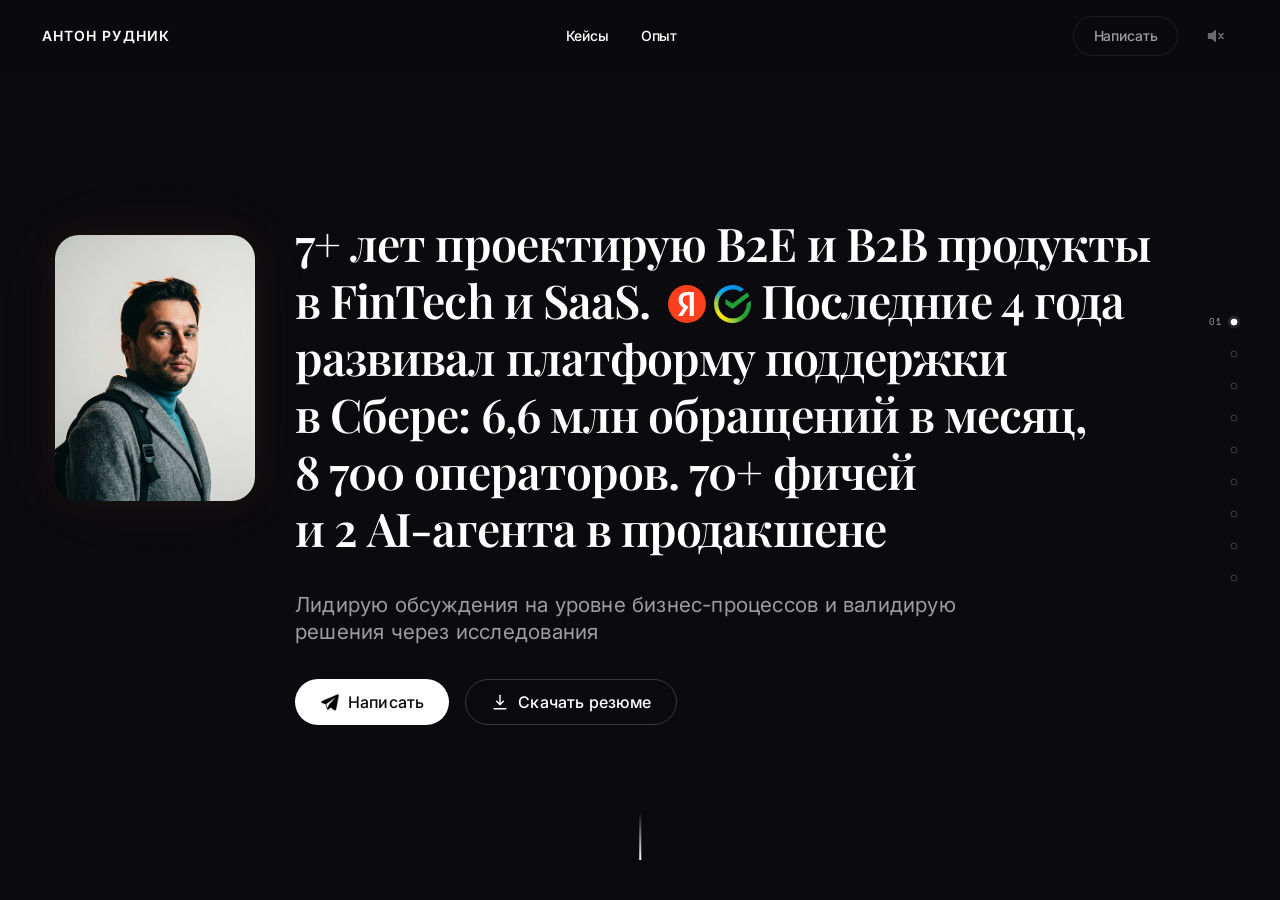
<file: index.html>
<!DOCTYPE html>
<html lang="ru">
<head>
  <meta charset="UTF-8">
  <meta name="viewport" content="width=device-width, initial-scale=1.0, viewport-fit=cover">
  <title>Антон Рудник — Senior Product Designer</title>
  <meta name="description" content="7+ лет проектирую B2E и B2B продукты в FinTech и SaaS. Senior Product Designer, Москва.">
  <meta name="theme-color" content="#0b0b0f">

  <!-- Favicon -->
  <link rel="icon" href="favlog/fav-16.svg" type="image/svg+xml">
  <link rel="icon" href="favlog/favicon-32.png" sizes="32x32" type="image/png">
  <link rel="apple-touch-icon" href="favlog/favicon-180.png">

  <!-- Fonts -->
  <link rel="preconnect" href="https://fonts.googleapis.com">
  <link rel="preconnect" href="https://fonts.gstatic.com" crossorigin>
  <link href="https://fonts.googleapis.com/css2?family=Instrument+Serif:ital@0;1&family=Inter:wght@400;500;600;700&family=Playfair+Display:wght@500;600&family=Space+Mono:wght@400;700&display=swap" rel="stylesheet">

  <!-- Design system -->
  <link rel="stylesheet" href="styles/tokens.css">
  <link rel="stylesheet" href="styles/reset.css">
  <link rel="stylesheet" href="styles/layout.css">
  <link rel="stylesheet" href="styles/typography.css">
  <link rel="stylesheet" href="styles/components.css">
  <link rel="stylesheet" href="styles/animations.css">
  <link rel="stylesheet" href="styles/cover.css">
  <link rel="stylesheet" href="styles/protect.css">
<!-- Yandex.Metrika counter -->
<script type="text/javascript">
    (function(m,e,t,r,i,k,a){
        m[i]=m[i]||function(){(m[i].a=m[i].a||[]).push(arguments)};
        m[i].l=1*new Date();
        for (var j = 0; j < document.scripts.length; j++) {if (document.scripts[j].src === r) { return; }}
        k=e.createElement(t),a=e.getElementsByTagName(t)[0],k.async=1,k.src=r,a.parentNode.insertBefore(k,a)
    })(window, document,'script','https://mc.yandex.ru/metrika/tag.js?id=108317874', 'ym');

    ym(108317874, 'init', {ssr:true, webvisor:true, clickmap:true, ecommerce:"dataLayer", referrer: document.referrer, url: location.href, accurateTrackBounce:true, trackLinks:true});
</script>
<noscript><div><img src="https://mc.yandex.ru/watch/108317874" style="position:absolute; left:-9999px;" alt="" /></div></noscript>
<!-- /Yandex.Metrika counter -->
</head>
<body>
<script>if(location.search.includes('utm_'))history.replaceState({},'',location.pathname)</script>

<!-- ===== HEADER ===== -->
<header class="p-header">
  <div class="p-contain p-header__inner">
    <a href="/" class="p-header__name">Антон Рудник</a>
    <nav class="p-header__nav">
      <a href="/#cases" class="p-header__link">Кейсы</a>
      <a href="/about" class="p-header__link">Опыт</a>
    </nav>
    <a href="https://t.me/akti_92" class="p-header__cta" data-glow target="_blank" rel="noopener">Написать</a>
    <button class="p-header__sound is-muted" aria-label="Звук" aria-pressed="false">
      <svg class="p-header__sound-on" width="22" height="22" viewBox="0 0 22 22" fill="none" aria-hidden="true">
        <path d="M4 8h2.8L11 4.5v13L6.8 14H4a1.2 1.2 0 0 1-1.2-1.2V9.2A1.2 1.2 0 0 1 4 8Z" fill="currentColor"/>
        <path d="M14.5 7a5.2 5.2 0 0 1 0 8" stroke="currentColor" stroke-width="1.6" stroke-linecap="round"/>
        <path d="M16.5 4a8.5 8.5 0 0 1 0 14" stroke="currentColor" stroke-width="1.6" stroke-linecap="round" opacity="0.5"/>
      </svg>
      <svg class="p-header__sound-off" width="22" height="22" viewBox="0 0 22 22" fill="none" aria-hidden="true">
        <path d="M4 8h2.8L11 4.5v13L6.8 14H4a1.2 1.2 0 0 1-1.2-1.2V9.2A1.2 1.2 0 0 1 4 8Z" fill="currentColor"/>
        <path d="M14 8.5l4 5M18 8.5l-4 5" stroke="currentColor" stroke-width="1.6" stroke-linecap="round"/>
      </svg>
    </button>
    <button class="p-header__burger" aria-label="Меню"><span></span><span></span></button>
  </div>
</header>

<!-- ===== MAIN: SCROLL-SNAP ===== -->
<main class="p-snap">

  <!-- Dot navigation -->
  <nav class="p-dots" aria-label="Навигация по&nbsp;секциям">
    <button class="p-dots__dot p-dots__dot--active" 
   
   aria-label="Главная"></button>
    <button class="p-dots__dot" aria-label="Аресты и взыскания"></button>
    <button class="p-dots__dot" aria-label="AI-агент налоги"></button>
    <button class="p-dots__dot" aria-label="Ставка и надбавки"></button>
    <button class="p-dots__dot" aria-label="AI-агент ставка"></button>
    <button class="p-dots__dot" aria-label="Персональные предложения"></button>
    <button class="p-dots__dot" aria-label="Подбор вклада"></button>
    <button class="p-dots__dot" aria-label="Карьера"></button>
    <button class="p-dots__dot" aria-label="Контакты"></button>
  </nav>

  <!-- Mobile menu (за хедером) -->
  <div class="p-mobile-menu" id="mobile-menu" hidden>
    <nav class="p-mobile-menu__nav">
      <a href="/#cases" class="p-mobile-menu__link">Кейсы
      <a href="/about" class="p-mobile-menu__link">Опыт</a>
      <a href="https://t.me/akti_92" class="p-mobile-menu__link" target="_blank" rel="noopener">Написать</a>
    </nav>
  </div>


  <!-- ===== HERO ===== -->
  <section class="p-snap__screen p-screen--dark p-screen--hero">
    <div class="p-contain p-hero">
      <div class="p-hero__row">
        <figure class="p-hero__portrait-wrap p-reveal p-reveal--scale">
          <img src="images/ARudnik_photo 1.jpg" alt="Антон Рудник" class="p-hero__portrait" fetchpriority="high">
        </figure>
        <div class="p-hero__content">
          <h1 class="p-hero__title p-reveal p-reveal--delay-1">
            <span class="p-hero__title-main">
              7+&nbsp;лет проектирую B2E и&nbsp;B2B продукты в&nbsp;FinTech и&nbsp;SaaS.&nbsp;<span class="p-hero__badges" role="img" aria-label="Опыт в&nbsp;Яндексе и&nbsp;Сбере">
                <img src="images/logos/yandex.svg" alt="">
                <img src="images/logos/sber.svg" alt="" class="p-hero__badges-sber">
              </span>
            </span>
            <span class="p-hero__title-sub">Последние 4&nbsp;года развивал платформу поддержки в&nbsp;Сбере: 6,6&nbsp;млн обращений в&nbsp;месяц, 8&nbsp;700&nbsp;операторов. 70+&nbsp;фичей и&nbsp;2&nbsp;AI&#8209;агента в&nbsp;<span style="white-space:nowrap">продакшене<img src="images/logos/sber.svg" alt="" class="p-hero__badge-end" aria-hidden="true"></span></span>
          </h1>
          <p class="p-hero__summary p-reveal p-reveal--delay-2">Лидирую обсуждения на&nbsp;уровне бизнес-процессов и&nbsp;валидирую решения через&nbsp;исследования</p>
          <div class="p-hero__actions p-reveal p-reveal--delay-3">
            <a href="https://t.me/akti_92" class="p-hero__btn p-hero__btn--primary p-btn--rainbow" target="_blank" rel="noopener">
              <img src="images/Icons/Telegram App.svg" alt="" class="p-hero__btn-icon p-hero__btn-icon--tg" aria-hidden="true">
              Написать
            </a>
            <a href="%D0%A0%D0%B5%D0%B7%D1%8E%D0%BC%D0%B5%20-%20%D0%90%D0%BD%D1%82%D0%BE%D0%BD%20%D0%A0%D1%83%D0%B4%D0%BD%D0%B8%D0%BA.pdf" download class="p-hero__btn p-hero__btn--ghost" data-glow>
              <svg class="p-hero__btn-icon" viewBox="0 0 24 24" fill="none" aria-hidden="true">
                <path d="M12 4V15" stroke="currentColor" stroke-width="1.7" stroke-linecap="round"/>
                <path d="M8 11L12 15L16 11" stroke="currentColor" stroke-width="1.7" stroke-linecap="round" stroke-linejoin="round"/>
                <path d="M5 20H19" stroke="currentColor" stroke-width="1.7" stroke-linecap="round"/>
              </svg>
              Скачать резюме
            </a>
          </div>
        </div>
      </div>
    </div>
  </section>


  <!-- ===== КЕЙС 01: Аресты и взыскания ===== -->
  <section id="cases" class="p-snap__screen p-screen--dark p-case-screen">
    <div class="p-contain p-case-screen__inner">
      <div class="p-case-screen__text">
        <span class="p-label p-reveal p-reveal--delay-1">Кейс 01 · Сбербанк · Платформа поддержки</span>
        <div class="p-case-screen__metric p-reveal p-reveal--delay-2">
          <span class="p-case-screen__value">250&nbsp;000</span>
          <span class="p-case-screen__context">обращений / мес</span>
        </div>
        <h2 class="p-heading--md p-reveal p-reveal--delay-3">Аресты и&nbsp;взыскания</h2>
        <p class="p-body p-reveal p-reveal--delay-4">Клиент мыслит долгом, оператор&nbsp;&mdash; документом. За&nbsp;три года собрал единую платформу для&nbsp;8&nbsp;700&nbsp;операторов. AHT&nbsp;&minus;35%, FCR по&nbsp;ключевым тематикам до&nbsp;70%.</p>
        <div class="p-tags p-reveal p-reveal--delay-5">
          <span class="p-tag">End-to-end</span>
          <span class="p-tag">Проектирование с&nbsp;нуля</span>
          <span class="p-tag">Сложный домен</span>
        </div>
        <a href="/case/arrests" class="p-case-screen__link p-reveal p-reveal--delay-6">Читать · ~15&nbsp;мин →</a>
      </div>
      <div class="p-case-screen__visual p-reveal p-reveal--scale">
        <a href="/case/arrests" class="p-cover-link" aria-label="Открыть кейс: Аресты и взыскания">
          <div id="case-02-cover"></div>
        </a>
      </div>
    </div>
  </section>


  <!-- ===== КЕЙС 02: AI-агент для налоговых консультаций ===== -->
  <section class="p-snap__screen p-screen--dark p-case-screen">
    <div class="p-contain p-case-screen__inner">
      <div class="p-case-screen__text">
        <span class="p-label p-reveal p-reveal--delay-1">Кейс 02 · Сбербанк · Платформа поддержки</span>
        <div class="p-case-screen__metric p-reveal p-reveal--delay-2">
          <span class="p-case-screen__value">4&nbsp;FTE</span>
          <span class="p-case-screen__context">освобождено ресурсов</span>
        </div>
        <h2 class="p-heading--md p-reveal p-reveal--delay-3">AI&#8209;агент для&nbsp;налоговых консультаций</h2>
        <p class="p-body p-reveal p-reveal--delay-4">Агент без&nbsp;интерфейса: только логика, промпты и&nbsp;бизнес-эффект. Как проектировать, когда нечего рисовать.</p>
        <div class="p-tags p-reveal p-reveal--delay-5">
          <span class="p-tag">AI-агент</span>
          <span class="p-tag">Промпт-дизайн</span>
          <span class="p-tag">Проектирование без UI</span>
          <span class="p-tag">Автоматизация</span>
        </div>
        <a href="/case/ai-tax" class="p-case-screen__link p-reveal p-reveal--delay-6">Читать · ~5&nbsp;мин →</a>
      </div>
      <div class="p-case-screen__visual p-reveal p-reveal--scale">
        <a href="/case/ai-tax" class="p-cover-link" aria-label="Открыть кейс: AI-агент для налоговых консультаций">
          <div id="case-01-cover"></div>
        </a>
      </div>
    </div>
  </section>


  <!-- ===== КЕЙС 03: Ставка и надбавки по вкладам ===== -->
  <section class="p-snap__screen p-screen--dark p-case-screen">
    <div class="p-contain p-case-screen__inner">
      <div class="p-case-screen__text">
        <span class="p-label p-reveal p-reveal--delay-1">Кейс 03 · Сбербанк · Платформа поддержки</span>
        <div class="p-case-screen__metric p-reveal p-reveal--delay-2">
          <span class="p-case-screen__value">дни → минуты</span>
          <span class="p-case-screen__context">консультации по&nbsp;сложным надбавкам</span>
        </div>
        <h2 class="p-heading--md p-reveal p-reveal--delay-3">Ставка и&nbsp;надбавки по&nbsp;вкладам</h2>
        <p class="p-body p-reveal p-reveal--delay-4">Сложные вопросы по&nbsp;надбавкам уходили на&nbsp;2&#8209;ю&nbsp;линию и&nbsp;решались днями. После редизайна раздела&nbsp;&mdash; в&nbsp;рамках одного звонка. Среднее время обслуживания сократилось на&nbsp;20%.</p>
        <div class="p-tags p-reveal p-reveal--delay-5">
          <span class="p-tag">Редизайн</span>
          <span class="p-tag">Информационная архитектура</span>
          <span class="p-tag">Исследования</span>
        </div>
        <a href="/case/redesign-stavka" class="p-case-screen__link p-reveal p-reveal--delay-6">Читать · ~5&nbsp;мин →</a>
      </div>
      <div class="p-case-screen__visual p-reveal p-reveal--scale">
        <a href="/case/redesign-stavka" class="p-cover-link" aria-label="Открыть кейс: Ставка и надбавки по вкладам">
          <div id="case-03-cover"></div>
        </a>
      </div>
    </div>
  </section>


  <!-- ===== КЕЙС 04: AI-агент по процентной ставке ===== -->
  <section class="p-snap__screen p-screen--dark p-case-screen">
    <div class="p-contain p-case-screen__inner">
      <div class="p-case-screen__text">
        <span class="p-label p-reveal p-reveal--delay-1">Кейс 04 · Сбербанк · Платформа поддержки</span>
        <div class="p-case-screen__metric p-reveal p-reveal--delay-2">
          <span class="p-case-screen__value">10&nbsp;FTE</span>
          <span class="p-case-screen__context">высвобождено ресурсов</span>
        </div>
        <h2 class="p-heading--md p-reveal p-reveal--delay-3">AI&#8209;агент по&nbsp;вкладам. Ставка и&nbsp;капитализация</h2>
        <p class="p-body p-reveal p-reveal--delay-4">21&nbsp;000&nbsp;обращений/мес, 13–14&nbsp;минут на&nbsp;обслуживание. Прежде чем объяснить клиенту расчёт, оператор вручную сводил данные по&nbsp;вкладу. Спроектировал агента, который берёт аналитику на&nbsp;себя.</p>
        <div class="p-tags p-reveal p-reveal--delay-5">
          <span class="p-tag">AI-агент</span>
          <span class="p-tag">Саммаризация</span>
          <span class="p-tag">Мультиагентная система</span>
        </div>
        <a href="/case/ai-agent-rates" class="p-case-screen__link p-reveal p-reveal--delay-6">Читать · ~5&nbsp;мин →</a>
      </div>
      <div class="p-case-screen__visual p-reveal p-reveal--scale">
        <a href="/case/ai-agent-rates" class="p-cover-link" aria-label="Открыть кейс: AI-агент по вкладам — ставка и капитализация">
          <div id="case-04-cover"></div>
        </a>
      </div>
    </div>
  </section>


  <!-- ===== КЕЙС 05: Персональные предложения ===== -->
  <section class="p-snap__screen p-screen--dark p-case-screen">
    <div class="p-contain p-case-screen__inner">
      <div class="p-case-screen__text">
        <span class="p-label p-reveal p-reveal--delay-1">Кейс 05 · Сбербанк · Платформа поддержки</span>
        <div class="p-case-screen__metric p-reveal p-reveal--delay-2">
          <span class="p-case-screen__value">31,5%</span>
          <span class="p-case-screen__context">конверсия</span>
        </div>
        <h2 class="p-heading--md p-reveal p-reveal--delay-3">Персональные предложения</h2>
        <p class="p-body p-reveal p-reveal--delay-4">Запустил канал продаж в&nbsp;контакт-центре с&nbsp;нуля&nbsp;&mdash; два потока, три этапа эволюции, конверсия до&nbsp;31,5%.</p>
        <div class="p-tags p-reveal p-reveal--delay-5">
          <span class="p-tag">Продажи</span>
          <span class="p-tag">Полевое исследование</span>
          <span class="p-tag">Информационная архитектура</span>
        </div>
        <a href="/case/personal-offers" class="p-case-screen__link p-reveal p-reveal--delay-6">Читать · ~9&nbsp;мин →</a>
      </div>
      <div class="p-case-screen__visual p-reveal p-reveal--scale">
        <a href="/case/personal-offers" class="p-cover-link" aria-label="Открыть кейс: Персональные предложения">
          <div id="case-05-cover"></div>
        </a>
      </div>
    </div>
  </section>


  <!-- ===== КЕЙС 06: Подбор вклада и калькулятор ===== -->
  <section class="p-snap__screen p-screen--dark p-case-screen">
    <div class="p-contain p-case-screen__inner">
      <div class="p-case-screen__text">
        <span class="p-label p-reveal p-reveal--delay-1">Кейс 06 · Сбербанк · Платформа поддержки</span>
        <div class="p-case-screen__metric p-reveal p-reveal--delay-2">
          <span class="p-case-screen__value">24,6%</span>
          <span class="p-case-screen__context">конверсия</span>
        </div>
        <h2 class="p-heading--md p-reveal p-reveal--delay-3">Подбор вклада и&nbsp;калькулятор</h2>
        <p class="p-body p-reveal p-reveal--delay-4">Создал канал продаж вкладов с&nbsp;нуля&nbsp;&mdash; MVP-сценарий на&nbsp;57&nbsp;экранах, запуск без&nbsp;единого релиза</p>
        <div class="p-tags p-reveal p-reveal--delay-5">
          <span class="p-tag">MVP</span>
          <span class="p-tag">Продажи</span>
          <span class="p-tag">Исследование</span>
        </div>
        <a href="/case/deposit-calculator" class="p-case-screen__link p-reveal p-reveal--delay-6">Читать · ~8&nbsp;мин →</a>
      </div>
      <div class="p-case-screen__visual p-reveal p-reveal--scale">
        <a href="/case/deposit-calculator" class="p-cover-link" aria-label="Открыть кейс: Подбор вклада и калькулятор">
          <div id="case-06-cover"></div>
        </a>
      </div>
    </div>
  </section>


  <!-- ===== КАРЬЕРА ===== -->
  <section id="career" class="p-snap__screen p-screen--dark">
    <div class="p-contain p-stack--md">
      <span class="p-label p-reveal">Карьера</span>
      <h2 class="p-heading--lg p-reveal p-reveal--delay-1">Опыт работы</h2>

      <div class="p-career p-reveal p-reveal--delay-2">

        <!-- Левая колонка: компании -->
        <div class="p-career__list">
          <div class="p-employers">

            <!-- Сбербанк -->
            <div class="p-employer p-employer--clickable is-active" data-employer="sber">
              <img src="images/logos/sber.svg" alt="Сбербанк" class="p-employer__icon" loading="lazy">
              <div class="p-employer__info">
                <strong class="p-heading--md">Сбербанк</strong>
                <div class="p-employer__meta">
                  <span>2022–2026</span>
                </div>
                <span class="p-employer__context">SmartCare · Платформа поддержки клиентов</span>
                <span class="p-employer__role">Старший → Ведущий специалист по&nbsp;дизайну</span>
              </div>
            </div>

            <!-- Проектная занятость -->
            <div class="p-employer p-employer--clickable" data-employer="freelance">
              <img src="images/logos/freelance.svg" alt="Проектная занятость" class="p-employer__icon" loading="lazy">
              <div class="p-employer__info">
                <strong class="p-heading--md">Проектная занятость</strong>
                <div class="p-employer__meta">
                  <span>2019–2022</span>
                </div>
                <span class="p-employer__context">ОФД · Аптечное приложение · Стриминг</span>
                <span class="p-employer__role">Продуктовый дизайнер</span>
              </div>
            </div>

            <!-- Яндекс -->
            <div class="p-employer p-employer--clickable" data-employer="yandex">
              <img src="images/logos/yandex.svg" alt="Яндекс" class="p-employer__icon" loading="lazy">
              <div class="p-employer__info">
                <strong class="p-heading--md">Яндекс</strong>
                <div class="p-employer__meta">
                  <span>2019</span>
                </div>
                <span class="p-employer__context">Почта · Сервис рассылок</span>
                <span class="p-employer__role">Продуктовый дизайнер</span>
              </div>
            </div>

          </div>

          <!-- CTA -->
          <div class="p-employer--cta">
            <a href="/about" class="p-hero__btn p-hero__btn--ghost" data-glow>Подробнее об&nbsp;опыте</a>
          </div>
        </div>

        <!-- Правая колонка: детали -->
        <div class="p-career__detail">

          <div class="p-career__panel is-active" data-panel="sber">
            <div class="p-career__block">
              <span class="p-career__block-label">2023–2026 · Ведущий специалист по&nbsp;дизайну</span>
              <span class="p-career__block-scope">1-я и&nbsp;2-я линия · AI-агенты</span>
              <ul class="p-career__bullets">
                <li>Добавилась 2-я линия (ЦЗК) по&nbsp;тем&nbsp;же направлениям + AI-агенты</li>
                <li>Запустил 2&nbsp;AI-агента&nbsp;&mdash; по&nbsp;вкладам и&nbsp;налогам, ~26&nbsp;000&nbsp;обращений/мес</li>
                <li>Раздел «Ставка и&nbsp;надбавки»&nbsp;&mdash; 15&nbsp;000&nbsp;обращений/мес</li>
              </ul>
            </div>

            <div class="p-career__divider"></div>

            <div class="p-career__block">
              <span class="p-career__block-label">2022–2023 · Старший специалист по&nbsp;дизайну</span>
              <span class="p-career__block-scope">1-я линия · ГПМ · Продажи</span>
              <ul class="p-career__bullets">
                <li>Раздел арестов и&nbsp;взысканий&nbsp;&mdash; ~250&nbsp;000&nbsp;обращений/мес</li>
                <li>Горячие продажи во&nbsp;входящих звонках и&nbsp;чатах&nbsp;&mdash; конверсия 31,5%</li>
                <li>Сценарий подбора вклада&nbsp;&mdash; конверсия 24,6%</li>
              </ul>
            </div>
          </div>

          <div class="p-career__panel" data-panel="freelance">
            <div class="p-career__block">
              <span class="p-career__block-label">2019–2022 · Продуктовый дизайнер</span>
              <span class="p-career__block-scope">ОФД · iOS/Android · Стриминг</span>
              <ul class="p-career__bullets">
                <li>Платформа ОФД&nbsp;&mdash; первый в&nbsp;истории сервиса сценарий выпуска ЭЦП. Многошаговый гибридный флоу: цифровая часть + compliance для&nbsp;оффлайн-шагов</li>
                <li>MedTech-приложение&nbsp;&mdash; UI/UX с&nbsp;нуля, логика подбора препаратов по&nbsp;симптоматике на&nbsp;основе глубинных интервью с&nbsp;врачами</li>
                <li>Стриминговая платформа&nbsp;&mdash; информационная архитектура и&nbsp;ключевые флоу от&nbsp;онбординга до&nbsp;панели управления трансляциями</li>
              </ul>
            </div>
          </div>

          <div class="p-career__panel" data-panel="yandex">
            <div class="p-career__block">
              <span class="p-career__block-label">2019 · Продуктовый дизайнер</span>
              <span class="p-career__block-scope">Почта · Сервис рассылок</span>
              <ul class="p-career__bullets">
                <li>Сервис рассылок&nbsp;&mdash; 75&nbsp;млн&nbsp;писем/мес, 2&nbsp;000+ рассылок</li>
                <li>Развитие дизайн-системы, переход со&nbsp;Sketch на&nbsp;Figma</li>
              </ul>
            </div>
          </div>

        </div>
      </div>
    </div>
  </section>


  <!-- ===== FOOTER ===== -->
  <section class="p-snap__screen p-screen--dark p-screen--footer">
    <footer class="p-footer">
      <div class="p-contain">

        <!-- CTA -->
        <div class="p-footer__cta">
          <p class="p-display p-display--lg p-footer__title">Ищу<br class="p-br--mobile"> команду,&nbsp;где<br class="p-br--mobile"> <span class="p-transformer" data-words="сложно,масштабно,системно,думают">сложно</span></p>
          <p class="p-body--lg p-prose p-footer__subtitle">Свободен и&nbsp;буду рад послушать про&nbsp;ваш продукт.<br class="p-br--2k"> Москва или удалённо&nbsp;— пишите.</p>
          <div class="p-footer__actions">
            <a href="https://t.me/akti_92" class="p-hero__btn p-hero__btn--primary p-btn--rainbow" target="_blank" rel="noopener">
              <img src="images/Icons/Telegram App.svg" alt="" class="p-hero__btn-icon p-hero__btn-icon--tg" aria-hidden="true">
              Написать
            </a>
            <a href="%D0%A0%D0%B5%D0%B7%D1%8E%D0%BC%D0%B5%20-%20%D0%90%D0%BD%D1%82%D0%BE%D0%BD%20%D0%A0%D1%83%D0%B4%D0%BD%D0%B8%D0%BA.pdf" download class="p-hero__btn p-hero__btn--ghost p-footer__resume-btn" data-glow>
              <svg class="p-hero__btn-icon" viewBox="0 0 24 24" fill="none" aria-hidden="true">
                <path d="M12 4V15" stroke="currentColor" stroke-width="1.7" stroke-linecap="round"/>
                <path d="M8 11L12 15L16 11" stroke="currentColor" stroke-width="1.7" stroke-linecap="round" stroke-linejoin="round"/>
                <path d="M5 20H19" stroke="currentColor" stroke-width="1.7" stroke-linecap="round"/>
              </svg>
              Скачать резюме
            </a>
            <a href="%D0%A0%D0%B5%D0%B7%D1%8E%D0%BC%D0%B5%20-%20%D0%90%D0%BD%D1%82%D0%BE%D0%BD%20%D0%A0%D1%83%D0%B4%D0%BD%D0%B8%D0%BA.pdf" download class="p-footer__resume-link p-body--lg"><span aria-hidden="true">↓</span>Скачать резюме</a>
          </div>
        </div>

        <!-- Vibes credit -->
        <div class="p-footer__credit">
          <p class="p-body--sm">Сайт собран на&nbsp;вайбах&nbsp;— я&nbsp;задаю направление, AI&nbsp;пишет&nbsp;код</p>
          <div class="p-footer__tools">
            <a href="https://cursor.com" target="_blank" rel="noopener"><img src="images/logos/cursor.svg" alt="Cursor" loading="lazy"></a>
            <a href="https://claude.ai" target="_blank" rel="noopener"><img src="images/logos/claude.svg" alt="Claude" loading="lazy"></a>
            <a href="https://gemini.google.com" target="_blank" rel="noopener"><img src="images/logos/gemini.svg" alt="Gemini" loading="lazy"></a>
            <span class="p-mono--sm">HTML · CSS · JS</span>
          </div>
        </div>

        <!-- Bottom -->
        <div class="p-footer__bottom">
          <span class="p-body--sm">© 2026 Антон Рудник</span>
          <div class="p-footer__links">
            <a href="tel:+79057890075" class="p-link p-body--sm">+7 905 789-00-75</a>
            <a href="mailto:z-ark@yandex.ru" class="p-link p-body--sm">Почта</a>
          </div>
        </div>

      </div>
    </footer>
  </section>

</main>

<script src="sound.js" defer></script>
<script src="cover.js" defer></script>
<script src="interactions.js" defer></script>
<script src="protect.js" defer></script>
<script>
// Цель: клик по контакту (email, telegram, телефон)
document.querySelectorAll('a[href^="mailto:"], a[href*="t.me"], a[href*="telegram"], a[href^="tel:"]').forEach(function(link) {
  link.addEventListener('click', function() {
    ym(108317874, 'reachGoal', 'contact-click');
  });
});

// Цель: скачивание резюме
document.querySelectorAll('a[href$=".pdf"]').forEach(function(link) {
  link.addEventListener('click', function() {
    ym(108317874, 'reachGoal', 'resume-download');
  });
});
</script>
</body>
</html>
</file>
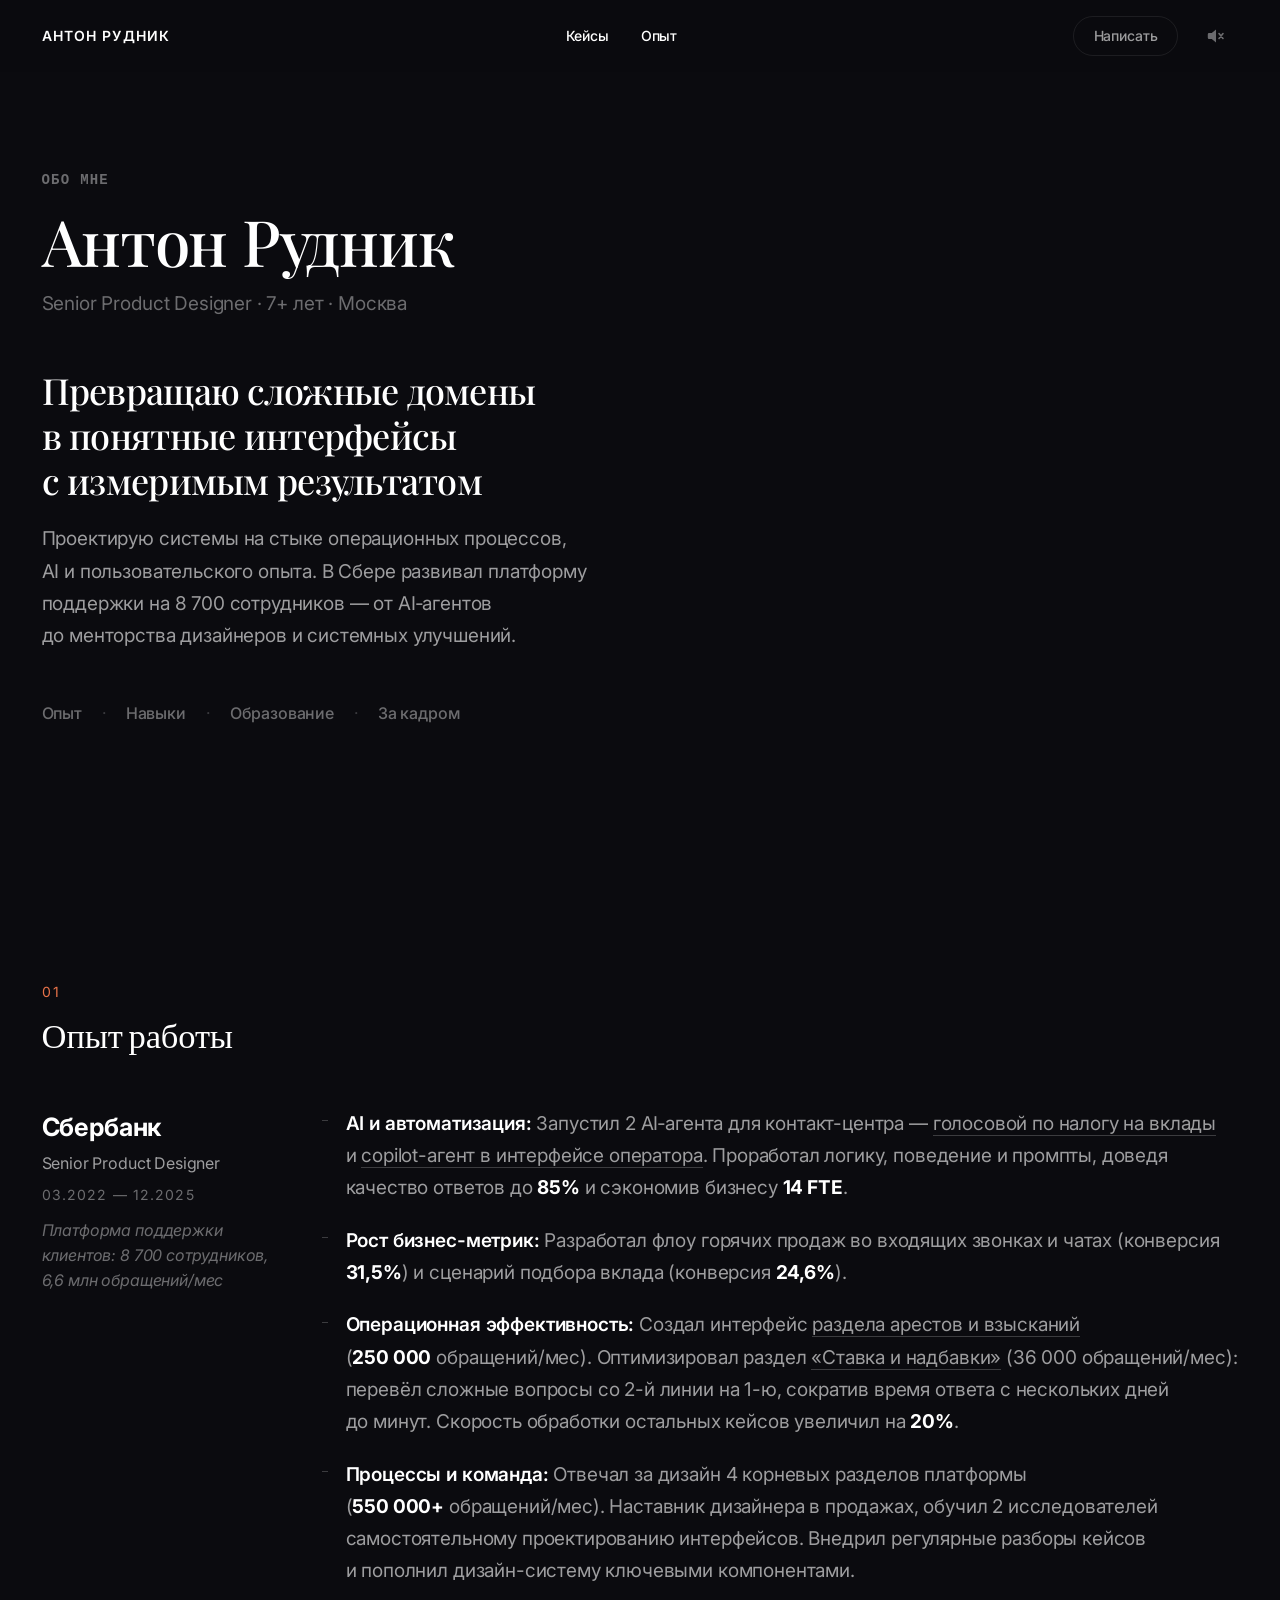
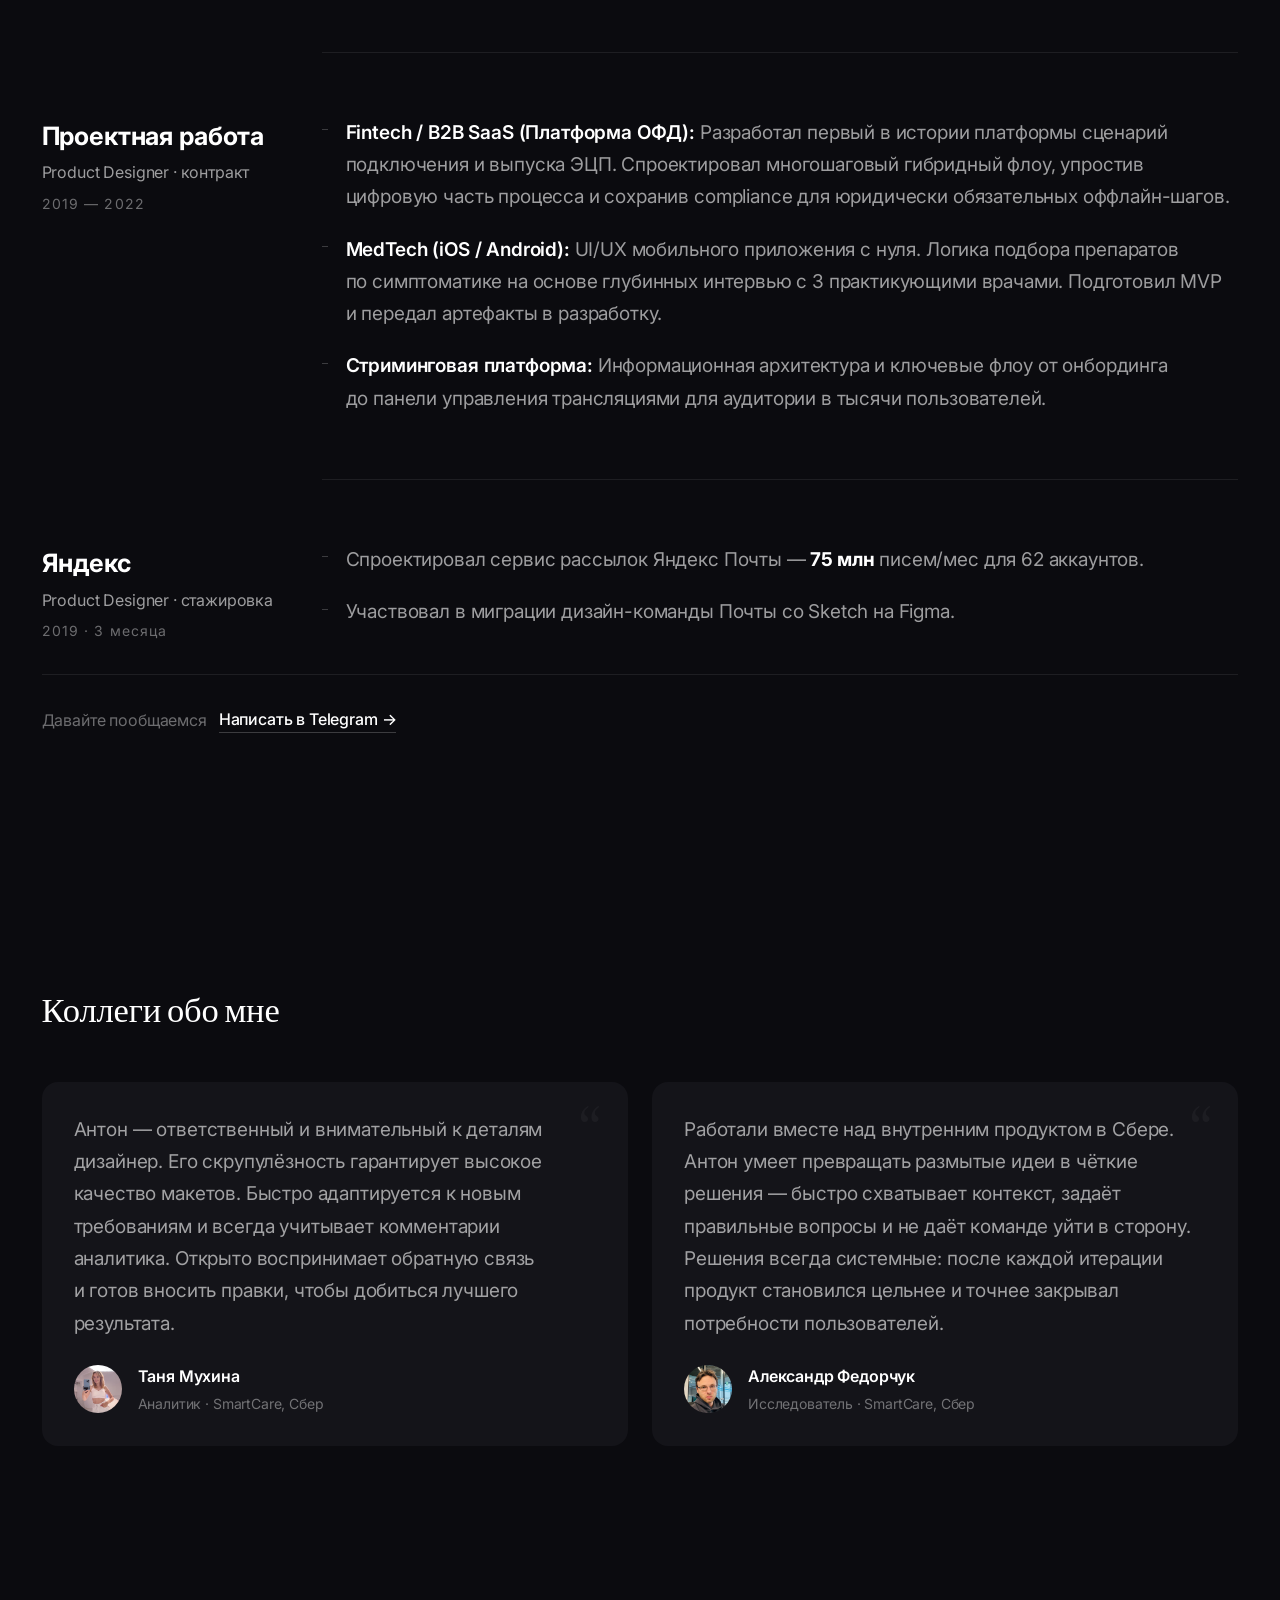
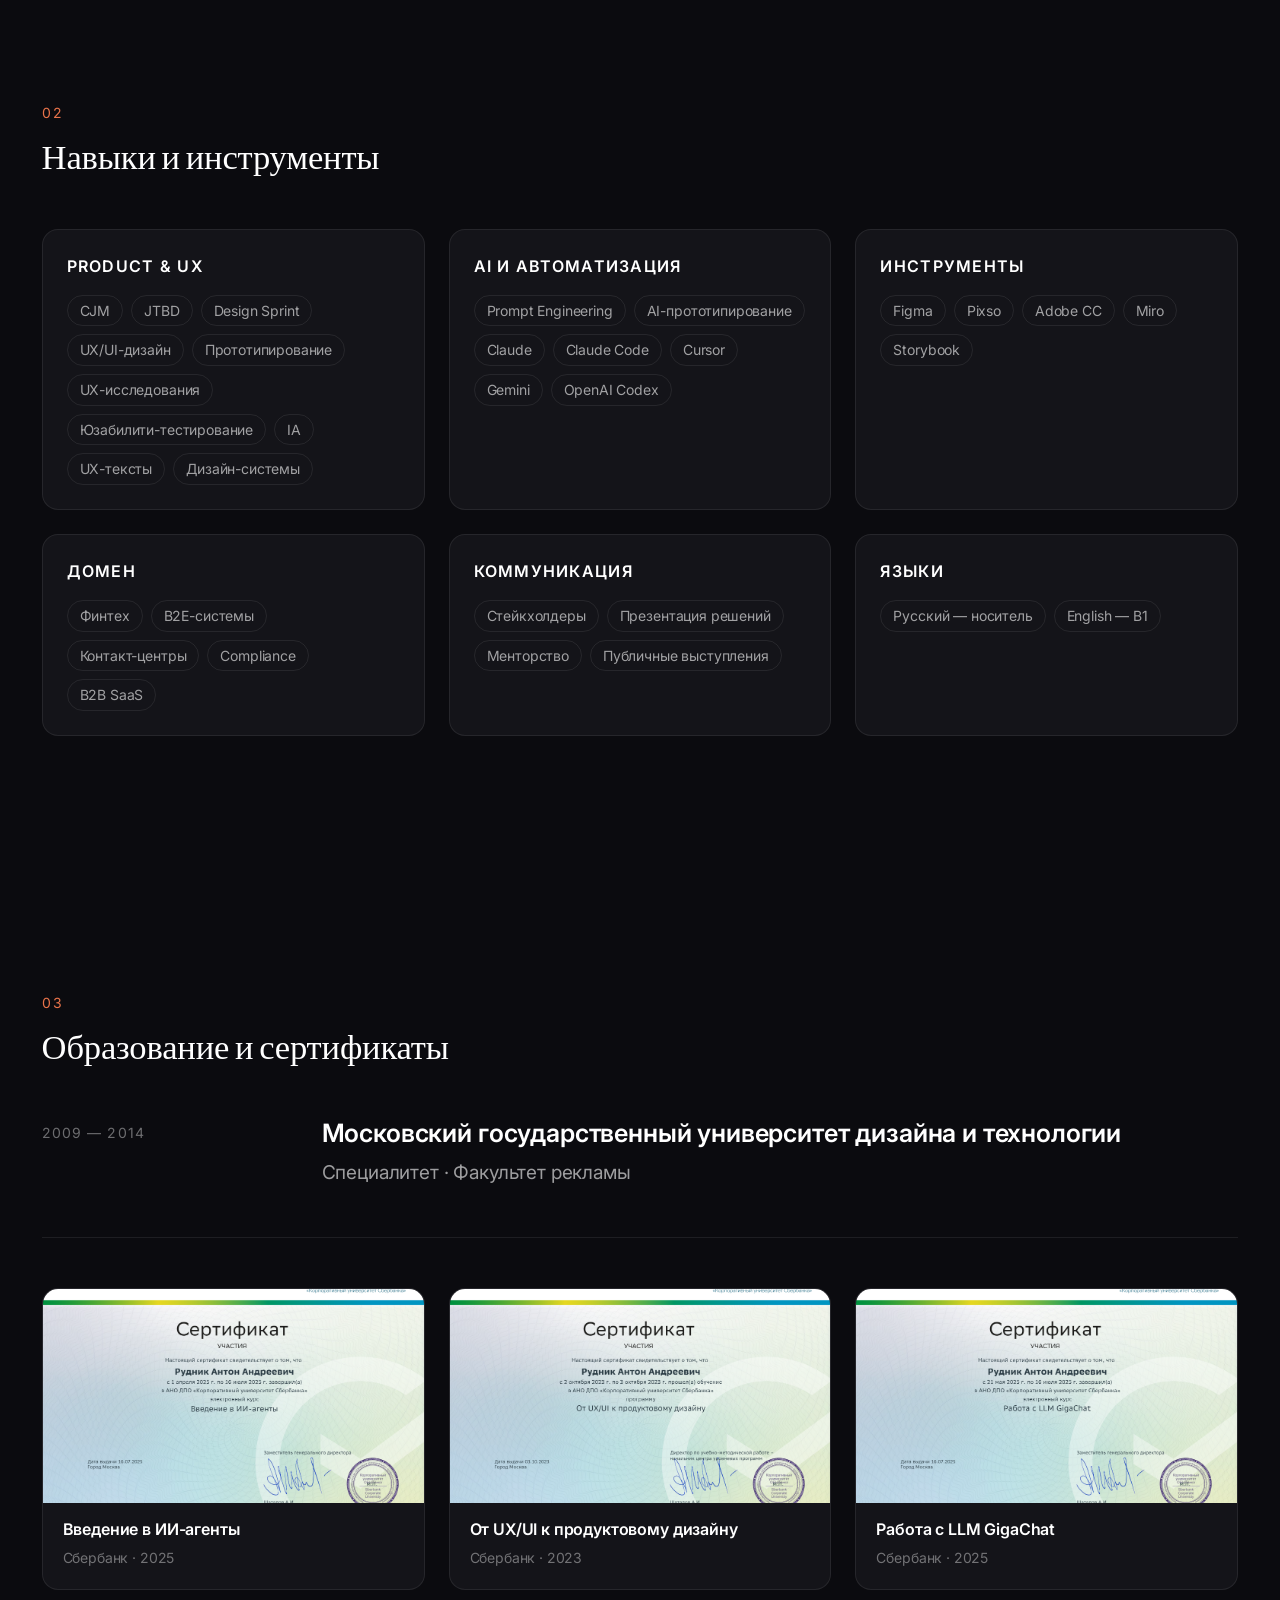
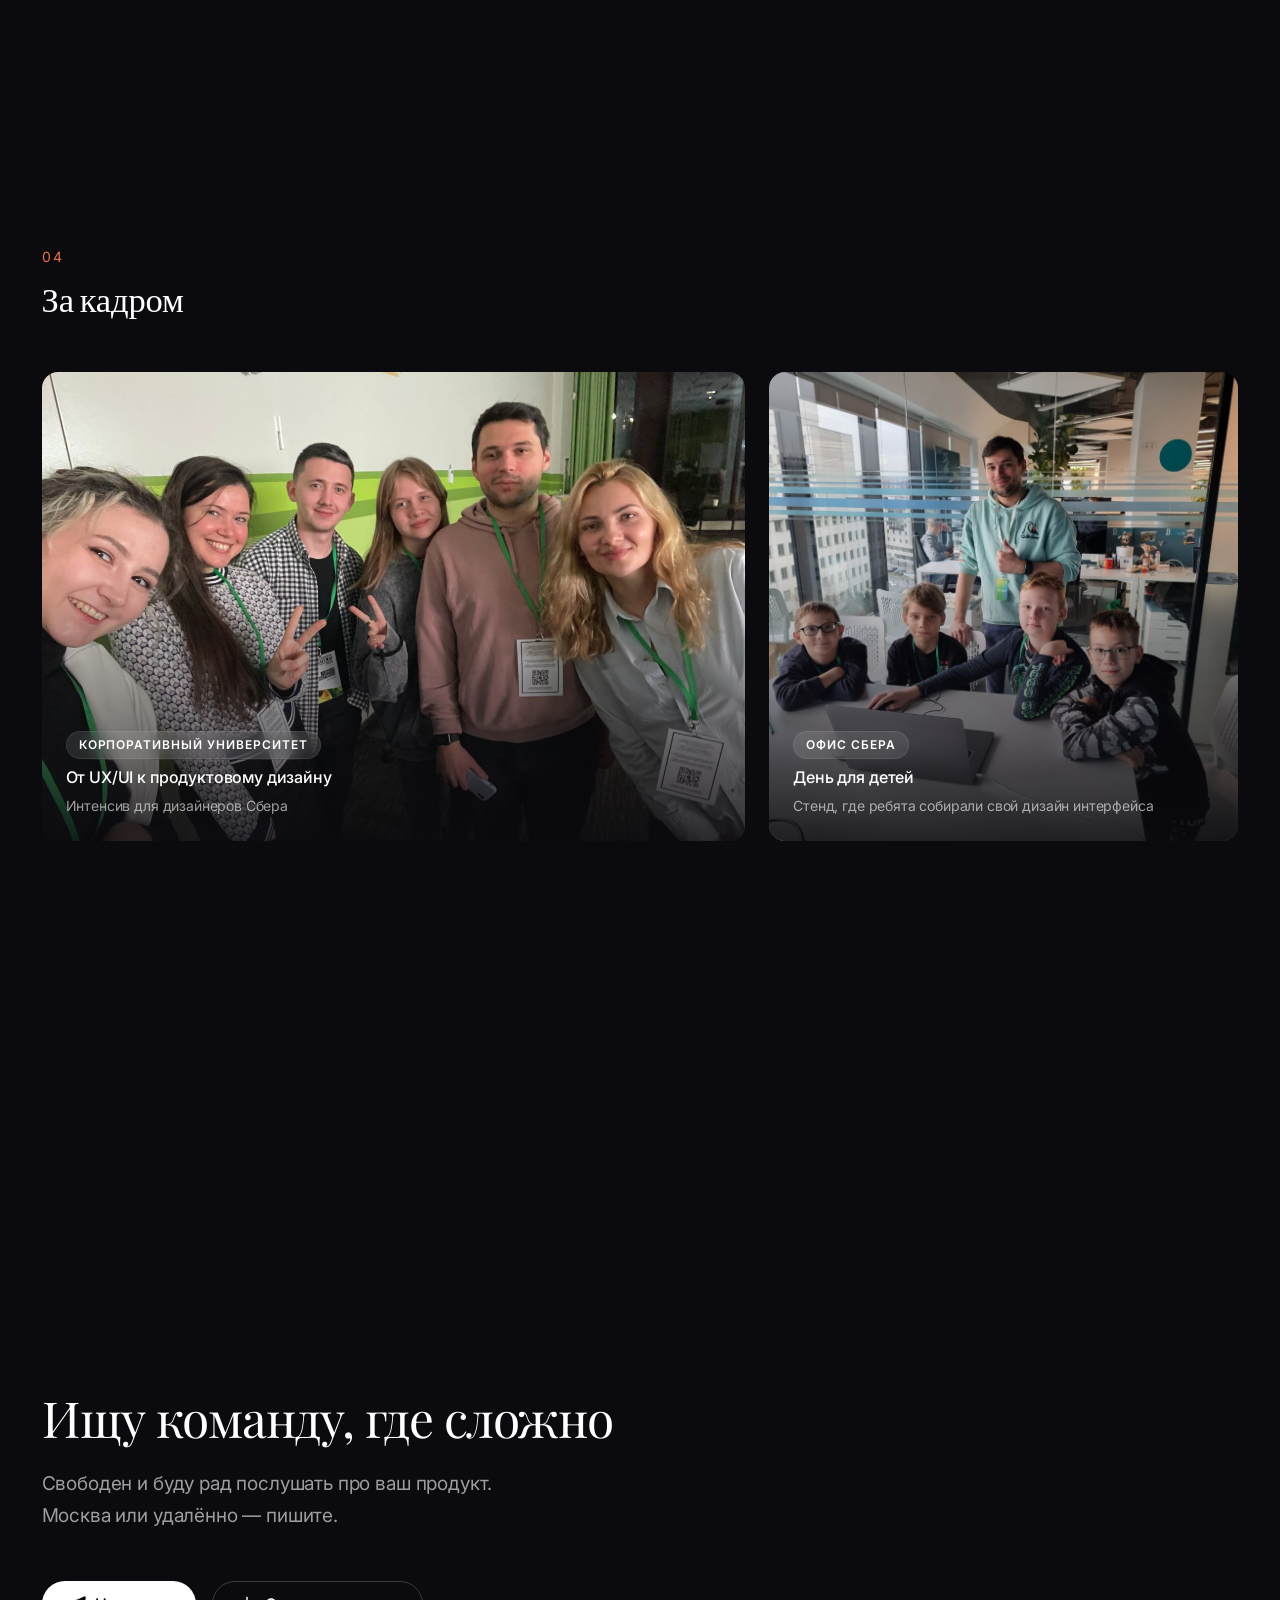
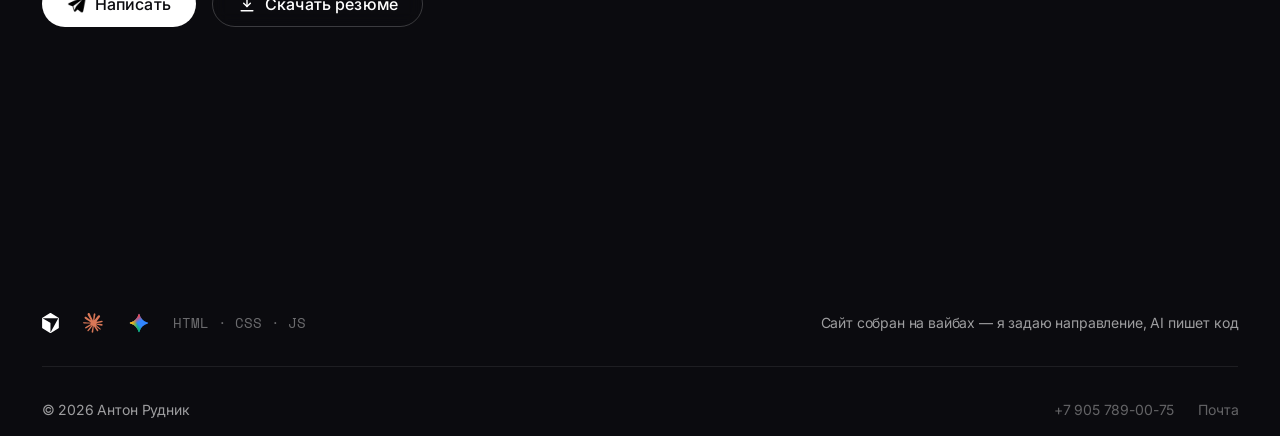
<file: about/index.html>
<!DOCTYPE html>
<html lang="ru">
<head>
  <meta charset="UTF-8">
  <meta name="viewport" content="width=device-width, initial-scale=1.0, viewport-fit=cover">
  <title>Обо мне — Антон Рудник</title>
  <meta name="description" content="Senior Product Designer, 7+ лет опыта. Проектирую сложные B2E и B2B системы в финтехе, AI и контактных центрах.">
  <meta name="theme-color" content="#0b0b0f">
  <!-- Favicon -->
  <link rel="icon" href="../favlog/fav-16.svg" type="image/svg+xml">
  <link rel="icon" href="../favlog/favicon-32.png" sizes="32x32" type="image/png">
  <link rel="apple-touch-icon" href="../favlog/favicon-180.png">
  <link rel="preconnect" href="https://fonts.googleapis.com">
  <link rel="preconnect" href="https://fonts.gstatic.com" crossorigin>
  <link href="https://fonts.googleapis.com/css2?family=Instrument+Serif:ital@0;1&family=Inter:wght@400;500;600;700&family=Playfair+Display:wght@500;600&family=Space+Mono:wght@400;700&display=swap" rel="stylesheet">

  <link rel="stylesheet" href="../styles/tokens.css">
  <link rel="stylesheet" href="../styles/reset.css">
  <link rel="stylesheet" href="../styles/layout.css">
  <link rel="stylesheet" href="../styles/typography.css">
  <link rel="stylesheet" href="../styles/components.css">
  <link rel="stylesheet" href="../styles/animations.css">
  <link rel="stylesheet" href="../styles/about.css">

  <style>
    /* Testimonials */
    .ab-testimonials {
      display: grid;
      grid-template-columns: 1fr 1fr;
      gap: var(--space-6);
      margin-top: var(--space-8);
    }
    .ab-testimonial {
      background: var(--bg-dark-raised);
      border-radius: var(--radius-lg);
      padding: var(--space-8);
      display: flex;
      flex-direction: column;
      gap: var(--space-6);
      position: relative;
    }
    .ab-testimonial::before {
      content: "\201C";
      position: absolute;
      top: var(--space-5);
      right: var(--space-6);
      font-family: var(--font-display);
      font-size: clamp(3rem, 2rem + 3vw, 5rem);
      line-height: 1;
      color: rgba(255,255,255,0.04);
    }
    .ab-testimonial__text {
      font-size: var(--text-lg);
      line-height: var(--leading-relaxed);
      color: var(--text-on-dark-60);
      position: relative;
      z-index: 1;
    }
    .ab-testimonial__author {
      display: flex;
      align-items: center;
      gap: var(--space-4);
      margin-top: auto;
    }
    .ab-testimonial__photo {
      width: 48px;
      height: 48px;
      border-radius: 50%;
      object-fit: cover;
      flex-shrink: 0;
    }
    .ab-testimonial__info {
      display: flex;
      flex-direction: column;
      gap: var(--space-1);
    }
    .ab-testimonial__name {
      font-size: var(--text-base);
      font-weight: var(--weight-semibold);
      color: var(--text-warm);
    }
    .ab-testimonial__role {
      font-size: var(--text-sm);
      color: var(--text-on-dark-40);
    }
    @media (max-width: 640px) {
      .ab-testimonials { grid-template-columns: 1fr; }
      .ab-testimonial { padding: var(--space-6); }
      .ab-testimonial__text { font-size: var(--text-base); }
      .ab-testimonial__photo { width: 40px; height: 40px; }
    }
  </style>
<!-- Yandex.Metrika counter -->
<script type="text/javascript">
    (function(m,e,t,r,i,k,a){
        m[i]=m[i]||function(){(m[i].a=m[i].a||[]).push(arguments)};
        m[i].l=1*new Date();
        for (var j = 0; j < document.scripts.length; j++) {if (document.scripts[j].src === r) { return; }}
        k=e.createElement(t),a=e.getElementsByTagName(t)[0],k.async=1,k.src=r,a.parentNode.insertBefore(k,a)
    })(window, document,'script','https://mc.yandex.ru/metrika/tag.js?id=108317874', 'ym');

    ym(108317874, 'init', {ssr:true, webvisor:true, clickmap:true, ecommerce:"dataLayer", referrer: document.referrer, url: location.href, accurateTrackBounce:true, trackLinks:true});
</script>
<noscript><div><img src="https://mc.yandex.ru/watch/108317874" style="position:absolute; left:-9999px;" alt="" /></div></noscript>
<!-- /Yandex.Metrika counter -->
</head>
<body class="ab-page">
<script>if(location.search.includes('utm_'))history.replaceState({},'',location.pathname)</script>

<!-- ===== HEADER ===== -->
<header class="p-header p-header--back">
  <div class="p-contain p-header__inner">
    <a href="/" class="p-header__name">Антон Рудник</a>
    <nav class="p-header__nav">
      <a href="/#cases" class="p-header__link">Кейсы</a>
      <a href="/about" class="p-header__link">Опыт</a>
    </nav>
    <a href="https://t.me/akti_92" class="p-header__cta" data-glow target="_blank" rel="noopener">Написать</a>
    <button class="p-header__sound is-muted" aria-label="Звук" aria-pressed="false">
      <svg class="p-header__sound-on" width="22" height="22" viewBox="0 0 22 22" fill="none" aria-hidden="true">
        <path d="M4 8h2.8L11 4.5v13L6.8 14H4a1.2 1.2 0 0 1-1.2-1.2V9.2A1.2 1.2 0 0 1 4 8Z" fill="currentColor"/>
        <path d="M14.5 7a5.2 5.2 0 0 1 0 8" stroke="currentColor" stroke-width="1.6" stroke-linecap="round"/>
        <path d="M16.5 4a8.5 8.5 0 0 1 0 14" stroke="currentColor" stroke-width="1.6" stroke-linecap="round" opacity="0.5"/>
      </svg>
      <svg class="p-header__sound-off" width="22" height="22" viewBox="0 0 22 22" fill="none" aria-hidden="true">
        <path d="M4 8h2.8L11 4.5v13L6.8 14H4a1.2 1.2 0 0 1-1.2-1.2V9.2A1.2 1.2 0 0 1 4 8Z" fill="currentColor"/>
        <path d="M14 8.5l4 5M18 8.5l-4 5" stroke="currentColor" stroke-width="1.6" stroke-linecap="round"/>
      </svg>
    </button>
    <button class="p-header__burger" aria-label="Меню"><span></span><span></span></button>
  </div>
</header>

<!-- Mobile menu -->
<div class="p-mobile-menu" id="mobile-menu" hidden>
  <nav class="p-mobile-menu__nav">
    <a href="/#cases" class="p-mobile-menu__link">Кейсы</a>
    <a href="/about" class="p-mobile-menu__link">Опыт</a>
    <a href="https://t.me/akti_92" class="p-mobile-menu__link" target="_blank" rel="noopener">Написать</a>
  </nav>
</div>

<main>

<!-- ===== PAGE HEADER (name + meta + statement + toc) ===== -->
<div class="ab-page-header">
  <div class="ab-page-header__inner">
    <span class="ab-page-header__label p-reveal">Обо&nbsp;мне</span>
    <h1 class="ab-page-header__title p-reveal p-reveal--delay-1">Антон Рудник</h1>
    <p class="ab-page-header__subtitle p-reveal p-reveal--delay-2">Senior Product Designer · 7+&nbsp;лет · Москва</p>
    <p class="ab-page-header__statement p-reveal p-reveal--delay-3">Превращаю сложные домены в&nbsp;понятные интерфейсы с&nbsp;измеримым результатом</p>
    <p class="ab-page-header__bio p-reveal p-reveal--delay-3">Проектирую системы на&nbsp;стыке операционных процессов, AI&nbsp;и&nbsp;пользовательского опыта. В&nbsp;Сбере развивал платформу поддержки на&nbsp;8&nbsp;700&nbsp;сотрудников&nbsp;&mdash; от&nbsp;AI&#8209;агентов до&nbsp;менторства дизайнеров и&nbsp;системных улучшений.</p>
    <nav class="ab-page-header__toc p-reveal p-reveal--delay-4" aria-label="Содержание">
      <a href="#ab-sec-experience" class="ab-page-header__toc-link">Опыт</a>
      <span class="ab-page-header__toc-sep" aria-hidden="true">·</span>
      <a href="#ab-sec-skills" class="ab-page-header__toc-link">Навыки</a>
      <span class="ab-page-header__toc-sep" aria-hidden="true">·</span>
      <a href="#ab-sec-education" class="ab-page-header__toc-link">Образование</a>
      <span class="ab-page-header__toc-sep" aria-hidden="true">·</span>
      <a href="#ab-sec-photos" class="ab-page-header__toc-link">За&nbsp;кадром</a>
    </nav>
  </div>
</div>


<!-- ===== 01 · ОПЫТ РАБОТЫ ===== -->
<section class="ab-section" id="ab-sec-experience">
  <div class="ab-section__inner">
    <div class="ab-section__label p-reveal">01</div>
    <h2 class="ab-section__title p-reveal">Опыт работы</h2>

    <div class="ab-timeline">

      <!-- Сбербанк -->
      <article class="ab-job p-reveal">
        <div class="ab-job__side">
          <span class="ab-job__company">Сбербанк</span>
          <span class="ab-job__role">Senior Product Designer</span>
          <span class="ab-job__period">03.2022 — 12.2025</span>
          <span class="ab-job__context">Платформа поддержки клиентов: 8&nbsp;700&nbsp;сотрудников, 6,6&nbsp;млн&nbsp;обращений/мес</span>
        </div>
        <div class="ab-job__main">
          <ul class="ab-job__achievements">
            <li>
              <strong>AI и&nbsp;автоматизация:</strong> Запустил 2&nbsp;AI&#8209;агента для контакт-центра&nbsp;&mdash; <a href="/case/ai-tax" class="ab-case-link">голосовой по&nbsp;налогу на&nbsp;вклады</a> и&nbsp;<a href="/case/ai-agent-rates" class="ab-case-link">copilot-агент в&nbsp;интерфейсе оператора</a>. Проработал логику, поведение и&nbsp;промпты, доведя качество ответов до&nbsp;<span class="ab-metric">85%</span> и&nbsp;сэкономив бизнесу <span class="ab-metric">14&nbsp;FTE</span>.
            </li>
            <li>
              <strong>Рост бизнес-метрик:</strong> Разработал флоу горячих продаж во&nbsp;входящих звонках и&nbsp;чатах (конверсия <span class="ab-metric">31,5%</span>) и&nbsp;сценарий подбора вклада (конверсия <span class="ab-metric">24,6%</span>).
            </li>
            <li>
              <strong>Операционная эффективность:</strong> Создал интерфейс <a href="/case/arrests" class="ab-case-link">раздела арестов и&nbsp;взысканий</a> (<span class="ab-metric">250&nbsp;000</span>&nbsp;обращений/мес). Оптимизировал раздел <a href="/case/redesign-stavka" class="ab-case-link">«Ставка и&nbsp;надбавки»</a> (36&nbsp;000&nbsp;обращений/мес): перевёл сложные вопросы со&nbsp;2-й линии на&nbsp;1-ю, сократив время ответа с&nbsp;нескольких дней до&nbsp;минут. Скорость обработки остальных кейсов увеличил на&nbsp;<span class="ab-metric">20%</span>.
            </li>
            <li>
              <strong>Процессы и&nbsp;команда:</strong> Отвечал за&nbsp;дизайн 4&nbsp;корневых разделов платформы (<span class="ab-metric">550&nbsp;000+</span>&nbsp;обращений/мес). Наставник дизайнера в&nbsp;продажах, обучил 2&nbsp;исследователей самостоятельному проектированию интерфейсов. Внедрил регулярные разборы кейсов и&nbsp;пополнил дизайн-систему ключевыми компонентами.
            </li>
          </ul>
        </div>
      </article>

      <div class="ab-job__divider"></div>

      <!-- Проектная работа -->
      <article class="ab-job p-reveal">
        <div class="ab-job__side">
          <span class="ab-job__company">Проектная работа</span>
          <span class="ab-job__role">Product Designer · контракт</span>
          <span class="ab-job__period">2019 — 2022</span>
        </div>
        <div class="ab-job__main">
          <ul class="ab-job__achievements">
            <li>
              <strong>Fintech / B2B SaaS (Платформа ОФД):</strong> Разработал первый в&nbsp;истории платформы сценарий подключения и&nbsp;выпуска ЭЦП. Спроектировал многошаговый гибридный флоу, упростив цифровую часть процесса и&nbsp;сохранив compliance для юридически обязательных оффлайн-шагов.
            </li>
            <li>
              <strong>MedTech (iOS / Android):</strong> UI/UX мобильного приложения с&nbsp;нуля. Логика подбора препаратов по&nbsp;симптоматике на&nbsp;основе глубинных интервью с&nbsp;3&nbsp;практикующими врачами. Подготовил MVP и&nbsp;передал артефакты в&nbsp;разработку.
            </li>
            <li>
              <strong>Стриминговая платформа:</strong> Информационная архитектура и&nbsp;ключевые флоу от&nbsp;онбординга до&nbsp;панели управления трансляциями для аудитории в&nbsp;тысячи пользователей.
            </li>
          </ul>
        </div>
      </article>

      <div class="ab-job__divider"></div>

      <!-- Яндекс -->
      <article class="ab-job p-reveal">
        <div class="ab-job__side">
          <span class="ab-job__company">Яндекс</span>
          <span class="ab-job__role">Product Designer · стажировка</span>
          <span class="ab-job__period">2019 · 3 месяца</span>
        </div>
        <div class="ab-job__main">
          <ul class="ab-job__achievements">
            <li>Спроектировал сервис рассылок Яндекс Почты&nbsp;&mdash; <span class="ab-metric">75&nbsp;млн</span>&nbsp;писем/мес для 62&nbsp;аккаунтов.</li>
            <li>Участвовал в&nbsp;миграции дизайн-команды Почты со&nbsp;Sketch на&nbsp;Figma.</li>
          </ul>
        </div>
      </article>

    </div>

    <!-- Micro-CTA -->
    <div class="ab-micro-cta p-reveal">
      <span class="ab-micro-cta__text">Давайте пообщаемся</span>
      <a href="https://t.me/akti_92" class="ab-micro-cta__link" target="_blank" rel="noopener">Написать в&nbsp;Telegram&nbsp;→</a>
    </div>

  </div>
</section>


<!-- ===== ОТЗЫВЫ КОЛЛЕГ ===== -->
<section class="ab-section" id="ab-sec-testimonials">
  <div class="ab-section__inner">
    <h2 class="ab-section__title p-reveal">Коллеги обо&nbsp;мне</h2>

    <div class="ab-testimonials">
      <figure class="ab-testimonial p-reveal">
        <p class="ab-testimonial__text">Антон&nbsp;&mdash; ответственный и&nbsp;внимательный к&nbsp;деталям дизайнер. Его скрупулёзность гарантирует высокое качество макетов. Быстро адаптируется к&nbsp;новым требованиям и&nbsp;всегда учитывает комментарии аналитика. Открыто воспринимает обратную связь и&nbsp;готов вносить правки, чтобы добиться лучшего результата.</p>
        <div class="ab-testimonial__author">
          <img class="ab-testimonial__photo" src="../images/People/tanya-mukhina.jpg" alt="Таня Мухина" loading="lazy">
          <div class="ab-testimonial__info">
            <span class="ab-testimonial__name">Таня Мухина</span>
            <span class="ab-testimonial__role">Аналитик · SmartCare, Сбер</span>
          </div>
        </div>
      </figure>

      <figure class="ab-testimonial p-reveal p-reveal--delay-1">
        <p class="ab-testimonial__text">Работали вместе над внутренним продуктом в&nbsp;Сбере. Антон умеет превращать размытые идеи в&nbsp;чёткие решения&nbsp;&mdash; быстро схватывает контекст, задаёт правильные вопросы и&nbsp;не&nbsp;даёт команде уйти в&nbsp;сторону. Решения всегда системные: после каждой итерации продукт становился цельнее и&nbsp;точнее закрывал потребности пользователей.</p>
        <div class="ab-testimonial__author">
          <img class="ab-testimonial__photo" src="../images/People/alexander-fedorchuk.jpg" alt="Александр Федорчук" loading="lazy">
          <div class="ab-testimonial__info">
            <span class="ab-testimonial__name">Александр Федорчук</span>
            <span class="ab-testimonial__role">Исследователь · SmartCare, Сбер</span>
          </div>
        </div>
      </figure>
    </div>
  </div>
</section>


<!-- ===== 02 · НАВЫКИ ===== -->
<section class="ab-section" id="ab-sec-skills">
  <div class="ab-section__inner">
    <div class="ab-section__label p-reveal">02</div>
    <h2 class="ab-section__title p-reveal">Навыки и&nbsp;инструменты</h2>

    <div class="ab-skills">

      <div class="ab-skill-group p-reveal">
        <span class="ab-skill-group__title">Product &amp; UX</span>
        <div class="ab-skill-group__list">
          <span class="ab-skill-tag">CJM</span>
          <span class="ab-skill-tag">JTBD</span>
          <span class="ab-skill-tag">Design Sprint</span>
          <span class="ab-skill-tag">UX/UI-дизайн</span>
          <span class="ab-skill-tag">Прототипирование</span>
          <span class="ab-skill-tag">UX-исследования</span>
          <span class="ab-skill-tag">Юзабилити-тестирование</span>
          <span class="ab-skill-tag">IA</span>
          <span class="ab-skill-tag">UX-тексты</span>
          <span class="ab-skill-tag">Дизайн-системы</span>
        </div>
      </div>

      <div class="ab-skill-group p-reveal p-reveal--delay-1">
        <span class="ab-skill-group__title">AI и&nbsp;автоматизация</span>
        <div class="ab-skill-group__list">
          <span class="ab-skill-tag">Prompt Engineering</span>
          <span class="ab-skill-tag">AI-прототипирование</span>
          <span class="ab-skill-tag">Claude</span>
          <span class="ab-skill-tag">Claude Code</span>
          <span class="ab-skill-tag">Cursor</span>
          <span class="ab-skill-tag">Gemini</span>
          <span class="ab-skill-tag">OpenAI Codex</span>
        </div>
      </div>

      <div class="ab-skill-group p-reveal p-reveal--delay-2">
        <span class="ab-skill-group__title">Инструменты</span>
        <div class="ab-skill-group__list">
          <span class="ab-skill-tag">Figma</span>
          <span class="ab-skill-tag">Pixso</span>
          <span class="ab-skill-tag">Adobe CC</span>
          <span class="ab-skill-tag">Miro</span>
          <span class="ab-skill-tag">Storybook</span>
        </div>
      </div>

      <div class="ab-skill-group p-reveal">
        <span class="ab-skill-group__title">Домен</span>
        <div class="ab-skill-group__list">
          <span class="ab-skill-tag">Финтех</span>
          <span class="ab-skill-tag">B2E-системы</span>
          <span class="ab-skill-tag">Контакт-центры</span>
          <span class="ab-skill-tag">Compliance</span>
          <span class="ab-skill-tag">B2B SaaS</span>
        </div>
      </div>

      <div class="ab-skill-group p-reveal p-reveal--delay-1">
        <span class="ab-skill-group__title">Коммуникация</span>
        <div class="ab-skill-group__list">
          <span class="ab-skill-tag">Стейкхолдеры</span>
          <span class="ab-skill-tag">Презентация решений</span>
          <span class="ab-skill-tag">Менторство</span>
          <span class="ab-skill-tag">Публичные выступления</span>
        </div>
      </div>

      <div class="ab-skill-group p-reveal p-reveal--delay-2">
        <span class="ab-skill-group__title">Языки</span>
        <div class="ab-skill-group__list">
          <span class="ab-skill-tag">Русский — носитель</span>
          <span class="ab-skill-tag">English — B1</span>
        </div>
      </div>

    </div>
  </div>
</section>


<!-- ===== 03 · ОБРАЗОВАНИЕ И СЕРТИФИКАТЫ ===== -->
<section class="ab-section" id="ab-sec-education">
  <div class="ab-section__inner">
    <div class="ab-section__label p-reveal">03</div>
    <h2 class="ab-section__title p-reveal">Образование и&nbsp;сертификаты</h2>

    <!-- Образование -->
    <article class="ab-edu p-reveal">
      <span class="ab-edu__year">2009 — 2014</span>
      <div class="ab-edu__body">
        <span class="ab-edu__school">Московский государственный университет дизайна и&nbsp;технологии</span>
        <span class="ab-edu__degree">Специалитет · Факультет рекламы</span>
      </div>
    </article>

    <div class="ab-subsection-divider"></div>

    <!-- Сертификаты -->
    <div class="ab-talks">

      <article class="ab-talk ab-talk--zoomable p-reveal">
        <div class="ab-talk__img-wrap">
          <img src="../images/about/talk-ai-agents.png" alt="Введение в ИИ-агенты" class="ab-talk__img" loading="lazy">
          <span class="ab-talk__zoom-hint" aria-hidden="true">
            <svg viewBox="0 0 24 24"><circle cx="10.5" cy="10.5" r="7"/><path d="M21 21l-5.2-5.2"/><path d="M10.5 7v7M7 10.5h7"/></svg>
          </span>
        </div>
        <div class="ab-talk__body">
          <span class="ab-talk__title">Введение в&nbsp;ИИ-агенты</span>
          <span class="ab-talk__meta">Сбербанк · 2025</span>
        </div>
      </article>

      <article class="ab-talk ab-talk--zoomable p-reveal p-reveal--delay-1">
        <div class="ab-talk__img-wrap">
          <img src="../images/about/talk-product-design.png" alt="От UX/UI к продуктовому дизайну" class="ab-talk__img" loading="lazy">
          <span class="ab-talk__zoom-hint" aria-hidden="true">
            <svg viewBox="0 0 24 24"><circle cx="10.5" cy="10.5" r="7"/><path d="M21 21l-5.2-5.2"/><path d="M10.5 7v7M7 10.5h7"/></svg>
          </span>
        </div>
        <div class="ab-talk__body">
          <span class="ab-talk__title">От&nbsp;UX/UI к&nbsp;продуктовому дизайну</span>
          <span class="ab-talk__meta">Сбербанк · 2023</span>
        </div>
      </article>

      <article class="ab-talk ab-talk--zoomable p-reveal p-reveal--delay-2">
        <div class="ab-talk__img-wrap">
          <img src="../images/about/talk-llm-gigachat.png" alt="Работа с LLM GigaChat" class="ab-talk__img" loading="lazy">
          <span class="ab-talk__zoom-hint" aria-hidden="true">
            <svg viewBox="0 0 24 24"><circle cx="10.5" cy="10.5" r="7"/><path d="M21 21l-5.2-5.2"/><path d="M10.5 7v7M7 10.5h7"/></svg>
          </span>
        </div>
        <div class="ab-talk__body">
          <span class="ab-talk__title">Работа с&nbsp;LLM GigaChat</span>
          <span class="ab-talk__meta">Сбербанк · 2025</span>
        </div>
      </article>

    </div>
  </div>
</section>


<!-- ===== 04 · ЖИЗНЬ В КОМПАНИИ ===== -->
<section class="ab-section" id="ab-sec-photos">
  <div class="ab-section__inner">
    <div class="ab-section__label p-reveal">04</div>
    <h2 class="ab-section__title p-reveal">За&nbsp;кадром</h2>

    <div class="ab-photos">
      <figure class="ab-photo p-reveal">
        <img src="../images/about/intensive-product-design.jpg" alt="Обучение в Корпоративном университете Сбера" loading="lazy">
        <div class="ab-photo__overlay">
          <span class="ab-photo__tag">Корпоративный университет</span>
          <span class="ab-photo__caption">От&nbsp;UX/UI к&nbsp;продуктовому дизайну</span>
          <span class="ab-photo__sub">Интенсив для дизайнеров Сбера</span>
        </div>
      </figure>
      <figure class="ab-photo p-reveal p-reveal--delay-1">
        <img src="../images/about/kids-day-sber.jpg" alt="День для детей в офисе Сбера" loading="lazy">
        <div class="ab-photo__overlay">
          <span class="ab-photo__tag">Офис Сбера</span>
          <span class="ab-photo__caption">День для детей</span>
          <span class="ab-photo__sub">Стенд, где ребята собирали свой дизайн интерфейса</span>
        </div>
      </figure>
    </div>
  </div>
</section>

<!-- ===== СМОТРЕТЬ КЕЙСЫ ===== -->
<div class="ab-section ab-cases-cta" aria-label="Навигация к кейсам">
  <div class="ab-section__inner">
    <a href="/" class="ab-cases-cta__link p-reveal">Смотреть кейсы&nbsp;&rarr;</a>
  </div>
</div>

</main>


<!-- ===== FOOTER ===== -->
<section class="p-screen--dark p-screen--footer ab-footer-section">
<footer class="p-footer">
  <div class="p-contain">

    <!-- CTA -->
    <div class="p-footer__cta">
      <p class="p-display p-display--lg p-footer__title">Ищу<br class="p-br--mobile"> команду,&nbsp;где<br class="p-br--mobile"> <span class="p-transformer" data-words="сложно,масштабно,системно,думают">сложно</span></p>
      <p class="p-body--lg p-prose p-footer__subtitle">Свободен и&nbsp;буду рад послушать про&nbsp;ваш продукт.<br class="p-br--2k"> Москва или удалённо&nbsp;&mdash; пишите.</p>
      <div class="p-footer__actions">
        <a href="https://t.me/akti_92" class="p-hero__btn p-hero__btn--primary p-btn--rainbow" target="_blank" rel="noopener">
          <img src="../images/Icons/Telegram App.svg" alt="" class="p-hero__btn-icon p-hero__btn-icon--tg" aria-hidden="true">
          Написать
        </a>
        <a href="../%D0%A0%D0%B5%D0%B7%D1%8E%D0%BC%D0%B5%20-%20%D0%90%D0%BD%D1%82%D0%BE%D0%BD%20%D0%A0%D1%83%D0%B4%D0%BD%D0%B8%D0%BA.pdf" download class="p-hero__btn p-hero__btn--ghost p-footer__resume-btn" data-glow>
          <svg class="p-hero__btn-icon" viewBox="0 0 24 24" fill="none" aria-hidden="true">
            <path d="M12 4V15" stroke="currentColor" stroke-width="1.7" stroke-linecap="round"/>
            <path d="M8 11L12 15L16 11" stroke="currentColor" stroke-width="1.7" stroke-linecap="round" stroke-linejoin="round"/>
            <path d="M5 20H19" stroke="currentColor" stroke-width="1.7" stroke-linecap="round"/>
          </svg>
          Скачать резюме
        </a>
        <a href="../%D0%A0%D0%B5%D0%B7%D1%8E%D0%BC%D0%B5%20-%20%D0%90%D0%BD%D1%82%D0%BE%D0%BD%20%D0%A0%D1%83%D0%B4%D0%BD%D0%B8%D0%BA.pdf" download class="p-footer__resume-link p-body--lg"><span aria-hidden="true">↓</span>Скачать резюме</a>
      </div>
    </div>

    <!-- Vibes credit -->
    <div class="p-footer__credit">
      <p class="p-body--sm">Сайт собран на&nbsp;вайбах&nbsp;&mdash; я&nbsp;задаю направление, AI&nbsp;пишет&nbsp;код</p>
      <div class="p-footer__tools">
        <a href="https://cursor.com" target="_blank" rel="noopener"><img src="../images/logos/cursor.svg" alt="Cursor" loading="lazy"></a>
        <a href="https://claude.ai" target="_blank" rel="noopener"><img src="../images/logos/claude.svg" alt="Claude" loading="lazy"></a>
        <a href="https://gemini.google.com" target="_blank" rel="noopener"><img src="../images/logos/gemini.svg" alt="Gemini" loading="lazy"></a>
        <span class="p-mono--sm">HTML · CSS · JS</span>
      </div>
    </div>

    <!-- Bottom -->
    <div class="p-footer__bottom">
      <span class="p-body--sm">© 2026 Антон Рудник</span>
      <div class="p-footer__links">
        <a href="tel:+79057890075" class="p-link p-body--sm">+7&nbsp;905&nbsp;789-00-75</a>
        <a href="mailto:z-ark@yandex.ru" class="p-link p-body--sm">Почта</a>
      </div>
    </div>

  </div>
</footer>
</section>

<!-- Lightbox -->
<div class="ab-lightbox" id="ab-lightbox" role="dialog" aria-modal="true" aria-label="Просмотр сертификата">
  <button class="ab-lightbox__close" aria-label="Закрыть">
    <svg width="20" height="20" viewBox="0 0 20 20" fill="none" aria-hidden="true">
      <path d="M15 5L5 15M5 5l10 10" stroke="currentColor" stroke-width="1.7" stroke-linecap="round"/>
    </svg>
  </button>
  <img alt="">
</div>

<script src="../sound.js" defer></script>
<script src="../interactions.js" defer></script>
<script>
  (function() {
    /* ── Lightbox ── */
    var lb = document.getElementById('ab-lightbox');
    var lbImg = lb.querySelector('img');
    var closeBtn = lb.querySelector('.ab-lightbox__close');
    var cards = document.querySelectorAll('.ab-talk--zoomable');
    var mainEl = document.querySelector('main');

    cards.forEach(function(card) {
      card.addEventListener('click', function() {
        var img = card.querySelector('.ab-talk__img');
        if (img) {
          lbImg.src = img.src;
          lbImg.alt = img.alt;
          lb.classList.add('ab-lightbox--open');
          document.body.style.overflow = 'hidden';
          if (mainEl) mainEl.setAttribute('inert', '');
          closeBtn.focus();
        }
      });
    });

    function closeLb() {
      lb.classList.remove('ab-lightbox--open');
      document.body.style.overflow = '';
      if (mainEl) mainEl.removeAttribute('inert');
      setTimeout(function() { lbImg.removeAttribute('src'); }, 300);
    }

    closeBtn.addEventListener('click', closeLb);
    lb.addEventListener('click', function(e) {
      if (e.target === lb) closeLb();
    });
    document.addEventListener('keydown', function(e) {
      if (e.key === 'Escape') closeLb();
    });

    /* ── Smooth scroll for TOC links ── */
    document.querySelectorAll('.ab-page-header__toc-link').forEach(function(link) {
      link.addEventListener('click', function(e) {
        var target = document.querySelector(link.getAttribute('href'));
        if (target) {
          e.preventDefault();
          target.scrollIntoView({ behavior: 'smooth', block: 'start' });
        }
      });
    });
  })();
</script>
<script>
// Цель: клик по контакту (email, telegram, телефон)
document.querySelectorAll('a[href^="mailto:"], a[href*="t.me"], a[href*="telegram"], a[href^="tel:"]').forEach(function(link) {
  link.addEventListener('click', function() {
    ym(108317874, 'reachGoal', 'contact-click');
  });
});

// Цель: скачивание резюме
document.querySelectorAll('a[href$=".pdf"]').forEach(function(link) {
  link.addEventListener('click', function() {
    ym(108317874, 'reachGoal', 'resume-download');
  });
});
</script>
</body>
</html>
</file>
<file: styles/tokens.css>
/* ============================================================
   PORTFOLIO DESIGN SYSTEM — TOKENS
   v2.3.0 | 2026-02-26
   ============================================================ */

:root {

  /* === ТЁМНАЯ ТЕМА (hero, home, footer, statements) ===
     Michael: #0A0A0A фон, белый текст с градациями opacity. */
  --bg-dark:            #0B0B0F;
  --bg-dark-alpha:      rgba(11, 11, 15, 0.85);
  --bg-light-alpha:     rgba(244, 244, 246, 0.7);
  --bg-dark-raised:     #141419;
  --bg-dark-surface:    #1C1C24;
  --border-dark:        rgba(255, 255, 255, 0.08);

  --text-on-dark:       rgba(255, 255, 255, 1);
  --text-on-dark-60:    rgba(255, 255, 255, 0.6);
  --text-on-dark-40:    rgba(255, 255, 255, 0.4);
  --text-on-dark-20:    rgba(255, 255, 255, 0.2);

  /* === СВЕТЛАЯ ТЕМА (кейсы, контент) ===
     Garri: ~#F5F5F5 фон, чёрный текст, серые контейнеры. */
  --bg-light:           #F4F4F6;
  --bg-light-raised:    #FFFFFF;
  --bg-light-container: #EAEAEE;
  --border-light:       rgba(0, 0, 0, 0.08);

  --text-on-light:      #0B0B0F;
  --text-on-light-60:   rgba(11, 11, 15, 0.6);
  --text-on-light-40:   rgba(11, 11, 15, 0.35);

  /* === АКЦЕНТ ===
     Garri: единственный акцент — жёлто-зелёный dot cursor.
     Michael: нет яркого акцента вообще.
     Решение: один тёплый акцент для метрик. Минимально. */
  --accent:             #E8734A;
  --accent-subtle:      rgba(232, 115, 74, 0.12);
  --accent-glow:        rgba(232, 115, 74, 0.25);
  --highlight:          rgba(232, 115, 74, 0.15);

  /* === ТИПОГРАФИКА ===
     Базовая система: Inter + Space Mono.
     Display/statement: Instrument Serif.
     Hero (Figma 1080:2420): Playfair Display. */
  --font-display:       'Instrument Serif', Georgia, serif;
  --font-hero:          'Playfair Display', 'Times New Roman', serif;
  --font-sans:          'Inter', system-ui, -apple-system, sans-serif;
  --font-mono:          'Space Mono', 'Courier New', monospace;

  /* === ТИПОГРАФИЧЕСКАЯ ШКАЛА ===
     Garri: body ~16px, headings ~18-20px bold uppercase,
     statements ~40-48px bold, labels ~12px uppercase tracking.
     Michael: hero ~48-72px bold uppercase, body ~16-18px medium. */
  --text-xs:    clamp(0.6875rem, 0.65rem + 0.15vw, 0.75rem);   /* ~11-12 */
  --text-sm:    clamp(0.8125rem, 0.77rem + 0.15vw, 0.875rem);   /* ~13-14 */
  --text-base:  clamp(0.9375rem, 0.9rem + 0.15vw, 1rem);        /* ~15-16 */
  --text-lg:    clamp(1.0625rem, 1rem + 0.25vw, 1.1875rem);     /* ~17-19 */
  --text-xl:    clamp(1.25rem, 1.1rem + 0.6vw, 1.625rem);       /* ~20-26 */
  --text-2xl:   clamp(1.5rem, 1.2rem + 1.2vw, 2.5rem);          /* ~24-40 */
  --text-3xl:   clamp(2rem, 1.5rem + 2vw, 3.5rem);              /* ~32-56 */
  --text-4xl:   clamp(2.5rem, 1.8rem + 3vw, 4.5rem);            /* ~40-72 */

  --leading-tight:   1.1;
  --leading-snug:    1.25;
  --leading-base:    1.55;
  --leading-relaxed: 1.7;

  --tracking-tight:  -0.02em;
  --tracking-normal: -0.01em;
  --tracking-wide:   0.08em;
  --tracking-wider:  0.14em;

  --weight-regular:  400;
  --weight-medium:   500;
  --weight-semibold: 600;
  --weight-bold:     700;

  /* === ОТСТУПЫ ===
     Garri: щедрый whitespace между секциями.
     Пропорциональная шкала с большими gap-ами. */
  --space-1:   0.25rem;
  --space-2:   0.5rem;
  --space-3:   0.75rem;
  --space-4:   1rem;
  --space-5:   1.25rem;
  --space-6:   1.5rem;
  --space-8:   2rem;
  --space-10:  2.5rem;
  --space-12:  3rem;
  --space-16:  4rem;
  --space-20:  5rem;
  --space-24:  6rem;
  --space-32:  8rem;
  --space-40:  10rem;

  --section-gap:    clamp(5rem, 4rem + 5vw, 10rem);
  --block-gap:      clamp(2rem, 1.5rem + 2vw, 3.5rem);
  --page-pad:       clamp(1.25rem, 1rem + 2vw, 3rem);

  /* === LAYOUT ===
     Garri: sidebar ~300px, content ~70%.
     Michael: wide container, asymmetric 50/50.
     Решение: sidebar 280-320px sticky, content растягивается. */
  --sidebar-w:      300px;
  --content-max:    1400px;
  --narrow-max:     720px;
  --prose-max:      60ch;

  /* === РАДИУСЫ ===
     Garri: контейнеры ~12-16px radius. UI внутри — свой radius. */
  --radius-sm:   6px;
  --radius-md:   12px;
  --radius-lg:   16px;
  --radius-xl:   24px;
  --radius-pill: 100px;

  /* === ТЕНИ (hover-lift) === */
  --shadow-sm:   0 1px 2px rgba(0,0,0,0.04);
  --shadow-md:   0 4px 16px rgba(0,0,0,0.06);
  --shadow-lg:   0 8px 32px rgba(0,0,0,0.08);
  --shadow-lift: 0 12px 40px rgba(0,0,0,0.12);

  /* === АНИМАЦИИ ===
     Garri: cross-fade при скролле, мягкие transitions.
     Michael: минимальные, быстрые hover-ответы. */
  --dur-fast:    150ms;
  --dur-base:    300ms;
  --dur-slow:    500ms;
  --dur-scroll:  800ms;

  --ease-out:      cubic-bezier(0.0, 0.0, 0.2, 1);
  --ease-in-out:   cubic-bezier(0.4, 0.0, 0.2, 1);
  --ease-spring:   cubic-bezier(0.34, 1.56, 0.64, 1);
  --ease-out-expo: cubic-bezier(0.16, 1, 0.3, 1);

  /* === ANNOTATION DOT === */
  --dot-ring:    rgba(255, 255, 255, 0.88);

  /* === Z-INDEX === */
  --z-dots:    100;
  --z-header:  200;
  --z-overlay: 300;

  /* === TOUCH === */
  --touch-min: 44px;

  /* === HEADER === */
  --header-h: 72px;

  /* === BREAKPOINTS (reference only — CSS vars can't be in @media) ===
     mobile:  < 640px
     tablet:  640–959px
     desktop: ≥ 960px
  */
}
</file>
<file: styles/layout.css>
/* ============================================================
   PORTFOLIO DESIGN SYSTEM — LAYOUT
   v2.0.0 | 2026-02-26
   
   Ключевые паттерны из рефов:
   1. Scroll-snap full-screen sections (главная: каждый кейс = экран)
   2. Sidebar + content 30/70 (кейсы: Garri)
   3. Dot navigation (Garri: вертикальные точки справа)
   ============================================================ */


/* ==========================================================
   SCROLL-SNAP: ПОЛНОЭКРАННЫЕ СЕКЦИИ КЕЙСОВ (ГЛАВНАЯ)
   
   Пользователь просил: «каждому кейсу — свой экран, скролл поэкранно».
   
   HTML:
   <main class="p-snap">
     <section class="p-snap__screen p-screen--dark">...</section>
     <section class="p-snap__screen p-screen--dark">...</section>
     <section class="p-snap__screen p-screen--light">...</section>
   </main>
   ========================================================== */

.p-snap {
  scrollbar-width: none;
}

@media (min-width: 960px) {
  .p-snap {
    height: 100vh;
    height: 100dvh;
    overflow-y: auto;
    scroll-snap-type: y mandatory;
  }
}

.p-snap::-webkit-scrollbar {
  display: none;
}

.p-snap__screen {
  min-height: 100vh;
  min-height: 100dvh;
  display: flex;
  align-items: center;
  padding-inline: 0;
  position: relative;
}

@media (min-width: 960px) {
  .p-snap__screen {
    overflow: hidden;
  }
}

@media (min-width: 960px) {
  .p-snap__screen {
    scroll-snap-align: start;
  }
}

/* Все экраны — safe area под header */
.p-snap__screen {
  padding-top: var(--header-h);
  padding-bottom: var(--space-8);
}

/* Dots clearance — prevent content from overlapping dot nav.
   Case screens handle their own clearance via p-case-screen__inner. */
@media (min-width: 960px) {
  .p-snap__screen > .p-contain:not(.p-case-screen__inner) {
    padding-right: calc(var(--space-6) + var(--touch-min) + var(--page-pad));
  }
}

.p-screen--dark {
  background: var(--bg-dark);
  color: var(--text-on-dark);
}

.p-screen--light {
  background: var(--bg-light);
  color: var(--text-on-light);
}


/* ==========================================================
   КОНТЕЙНЕРЫ
   ========================================================== */

.p-contain {
  width: 100%;
  max-width: var(--content-max);
  margin-inline: auto;
  padding-inline: max(var(--page-pad), env(safe-area-inset-left, 0px))
                  max(var(--page-pad), env(safe-area-inset-right, 0px));
}

.p-contain--narrow {
  max-width: var(--narrow-max);
}


/* ==========================================================
   SIDEBAR + CONTENT (КЕЙСЫ)
   
   Garri: метаданные/label ~30% слева (sticky),
   визуалы/текст ~70% справа (скроллится).
   На мобильных — стэк.
   
   HTML:
   <div class="p-case-layout">
     <aside class="p-case-layout__side">
       <div class="p-case-layout__sticky">
         ...sidebar content (label, meta, toc)...
       </div>
     </aside>
     <div class="p-case-layout__main">
       ...main content (visuals, text, data)...
     </div>
   </div>
   ========================================================== */

.p-case-layout {
  display: grid;
  grid-template-columns: 1fr;
  gap: var(--block-gap);
}

@media (min-width: 960px) {
  .p-case-layout {
    grid-template-columns: var(--sidebar-w) 1fr;
    gap: clamp(2rem, 1.5rem + 2vw, 4rem);
  }
}

.p-case-layout__side {}

.p-case-layout__sticky {
  position: static;
}

@media (min-width: 960px) {
  .p-case-layout__sticky {
    position: sticky;
    top: calc(var(--header-h) + var(--space-8));
  }
}

.p-case-layout__main {
  min-width: 0; /* prevent grid blowout */
}


/* ==========================================================
   STATEMENT LAYOUT
   
   Garri: CHALLENGE / SOLUTION — uppercase label маленький слева,
   огромный текст справа (~70% ширины).
   На десктопе — split. На мобайле — стэк.
   
   HTML:
   <div class="p-statement">
     <span class="p-label">Задача</span>
     <p class="p-display">Сократить время обработки...</p>
   </div>
   ========================================================== */

.p-statement {
  display: grid;
  grid-template-columns: 1fr;
  gap: var(--space-5);
}

@media (min-width: 960px) {
  .p-statement {
    grid-template-columns: var(--sidebar-w) 1fr;
    gap: clamp(2rem, 1.5rem + 2vw, 4rem);
    align-items: start;
  }
}


/* ==========================================================
   СЕКЦИИ (для страниц кейсов — обычный scroll, не snap)
   ========================================================== */

.p-section {
  padding-block: var(--section-gap);
}

.p-section--sm {
  padding-block: var(--block-gap);
}

.p-section--dark {
  background: var(--bg-dark);
  color: var(--text-on-dark);
}

.p-section--light {
  background: var(--bg-light);
  color: var(--text-on-light);
}

.p-section--container {
  background: var(--bg-light-container);
  color: var(--text-on-light);
}


/* ==========================================================
   GRIDS
   ========================================================== */

.p-grid-2 {
  display: grid;
  grid-template-columns: 1fr;
  gap: var(--block-gap);
}

@media (min-width: 640px) {
  .p-grid-2 { grid-template-columns: 1fr 1fr; }
}

.p-grid-3 {
  display: grid;
  grid-template-columns: 1fr;
  gap: var(--block-gap);
}

@media (min-width: 640px) {
  .p-grid-3 { grid-template-columns: 1fr 1fr; }
}

@media (min-width: 960px) {
  .p-grid-3 { grid-template-columns: 1fr 1fr 1fr; }
}


/* ==========================================================
   ГОРИЗОНТАЛЬНЫЙ СКРОЛЛ
   Garri: итерации в горизонтальном скролле.
   ========================================================== */

.p-hscroll {
  display: flex;
  gap: var(--space-4);
  overflow-x: auto;
  -webkit-overflow-scrolling: touch;
  scroll-snap-type: x mandatory;
  scrollbar-width: none;
  /* Garri: fade edges */
  -webkit-mask-image: linear-gradient(to right, transparent, black 3%, black 97%, transparent);
  mask-image: linear-gradient(to right, transparent, black 3%, black 97%, transparent);
}

.p-hscroll::-webkit-scrollbar { display: none; }

.p-hscroll__item {
  flex: 0 0 auto;
  scroll-snap-align: start;
}


/* ==========================================================
   DOT NAVIGATION
   Garri: вертикальные точки справа, tracking скролла.
   
   HTML:
   <nav class="p-dots" aria-label="Навигация">
     <button class="p-dots__dot p-dots__dot--active" aria-label="Секция 1"></button>
     <button class="p-dots__dot" aria-label="Секция 2"></button>
     <button class="p-dots__dot" aria-label="Секция 3"></button>
   </nav>
   ========================================================== */

.p-dots {
  position: fixed;
  right: var(--space-6);
  top: 50%;
  transform: translateY(-50%);
  z-index: var(--z-dots);
  display: none;
  flex-direction: column;
  align-items: center;
  gap: var(--space-2);
  counter-reset: dot-index;
}

@media (min-width: 960px) {
  .p-dots { display: flex; }
}

.p-dots__dot {
  width: var(--touch-min);
  height: 24px;
  background: transparent;
  border: none;
  padding: 0;
  cursor: pointer;
  position: relative;
  counter-increment: dot-index;
}

/* Section number label — left of dot */
.p-dots__dot::before {
  content: counter(dot-index, decimal-leading-zero);
  position: absolute;
  right: calc(100% - 10px);
  top: 50%;
  transform: translateY(-50%);
  font-family: var(--font-mono);
  font-size: 9px;
  letter-spacing: 0.04em;
  color: var(--text-on-dark-40);
  opacity: 0;
  transition: opacity var(--dur-base) var(--ease-out);
  pointer-events: none;
  white-space: nowrap;
}

@media (hover: hover) {
  .p-dots__dot:hover::before {
    opacity: 1;
  }
}

.p-dots__dot--active::before {
  opacity: 1;
  color: var(--text-on-dark-60);
}

/* Ring: hollow circle */
.p-dots__dot::after {
  content: '';
  position: absolute;
  top: 50%;
  left: 50%;
  width: 7px;
  height: 7px;
  border-radius: 50%;
  background: transparent;
  border: 1px solid var(--text-on-dark-20);
  transform: translate(-50%, -50%);
  transition: border-color var(--dur-base) var(--ease-out),
              background var(--dur-base) var(--ease-out),
              box-shadow var(--dur-base) var(--ease-out);
}

@media (hover: hover) {
  .p-dots__dot:hover::after {
    border-color: var(--text-on-dark-40);
  }
}

/* Active: filled + soft outer ring */
.p-dots__dot--active::after {
  background: var(--text-on-dark);
  border-color: var(--text-on-dark);
  box-shadow: 0 0 0 3px rgba(255, 255, 255, 0.10);
}

/* На светлом фоне */
.p-dots--light .p-dots__dot::after {
  border-color: var(--text-on-light-40);
}

.p-dots--light .p-dots__dot::before {
  color: var(--text-on-light-40);
}

@media (hover: hover) {
  .p-dots--light .p-dots__dot:hover::after {
    border-color: var(--text-on-light-60);
  }
}

.p-dots--light .p-dots__dot--active::after {
  background: var(--text-on-light);
  border-color: var(--text-on-light);
  box-shadow: 0 0 0 3px rgba(11, 11, 15, 0.08);
}

.p-dots--light .p-dots__dot--active::before {
  color: var(--text-on-light-60);
}


/* ==========================================================
   STACK UTILITY
   ========================================================== */

.p-stack {
  display: flex;
  flex-direction: column;
}

.p-stack--xs { gap: var(--space-2); }
.p-stack--sm { gap: var(--space-4); }
.p-stack--md { gap: var(--block-gap); }
.p-stack--lg { gap: var(--section-gap); }
</file>
<file: styles/typography.css>
/* ============================================================
   PORTFOLIO DESIGN SYSTEM — TYPOGRAPHY
   v2.0.0 | 2026-02-26
   
   Из рефов:
   — Michael: иерархия через opacity (100/60/40), не через цвета.
     Bold uppercase для заголовков, medium для body.
   — Garri: один шрифт, labels uppercase с tracking, body regular ~16px.
     Метаданные — табличная подача, label : value.
   
   Решение:
   — Instrument Serif: display для statement/pull-quote.
   — Playfair Display: отдельный hero-заголовок (`.p-hero__title` в components.css).
   — Inter: всё остальное. Hierarchy через size + weight + opacity.
   — Space Mono: метрики.
   ============================================================ */

/* --- Подключение ---
   <link href="https://fonts.googleapis.com/css2?family=Instrument+Serif:ital@0;1&family=Inter:wght@400;500;600;700&family=Playfair+Display:wght@500;600&family=Space+Mono:wght@400;700&display=swap" rel="stylesheet">
*/

body {
  font-family: var(--font-sans);
  font-size: var(--text-base);
  font-weight: var(--weight-regular);
  line-height: var(--leading-base);
  letter-spacing: var(--tracking-normal);
  color: var(--text-on-light);
  background: var(--bg-light);
}


/* ==========================================================
   DISPLAY (Instrument Serif)
   
   Garri statement: ~40-48px bold.
   Hero в этой версии вынесен в отдельный класс `.p-hero__title` (Playfair).
   Решение: serif для эмоционального веса. Max 1-2 на экран.
   ========================================================== */

.p-display,
.p-display--xl,
.p-display--lg,
.p-display--md {
  font-family: var(--font-display);
  font-weight: var(--weight-regular); /* serif не нуждается в bold */
  line-height: var(--leading-tight);
  letter-spacing: var(--tracking-tight);
}

.p-display--xl { font-size: var(--text-4xl); }
.p-display--lg { font-size: var(--text-3xl); }
.p-display--md { font-size: var(--text-2xl); }


/* ==========================================================
   HEADINGS (Inter, bold/semibold)
   
   Garri: bold uppercase ~18-20px для названий проектов.
   Smaller bold для sub-heads. Hero heading управляется отдельно в components.css.
   ========================================================== */

.p-heading--xl {
  font-size: var(--text-3xl);
  font-weight: var(--weight-bold);
  line-height: var(--leading-tight);
  letter-spacing: var(--tracking-tight);
}

.p-heading--lg {
  font-size: var(--text-2xl);
  font-weight: var(--weight-bold);
  line-height: var(--leading-snug);
  letter-spacing: var(--tracking-tight);
}

.p-heading--md {
  font-size: var(--text-xl);
  font-weight: var(--weight-semibold);
  line-height: var(--leading-snug);
}

.p-heading--sm {
  font-size: var(--text-lg);
  font-weight: var(--weight-semibold);
  line-height: var(--leading-snug);
}


/* ==========================================================
   LABEL
   
   Garri: uppercase, tracking 0.08-0.14em, ~12px, secondary color.
   Used for: CHALLENGE, SOLUTION, COMPETITIVE ENVIRONMENT, WORK, ABOUT.
   ========================================================== */

.p-label {
  font-size: var(--text-xs);
  font-weight: var(--weight-semibold);
  letter-spacing: var(--tracking-wider);
  text-transform: uppercase;
  line-height: var(--leading-snug);
}

/* На тёмном: 40% opacity. На светлом: 40% opacity. */
.p-screen--dark .p-label,
.p-section--dark .p-label { color: var(--text-on-dark-40); }

.p-screen--light .p-label,
.p-section--light .p-label,
.p-section--container .p-label { color: var(--text-on-light-40); }


/* ==========================================================
   BODY TEXT
   ========================================================== */

.p-body--lg {
  font-size: var(--text-lg);
  line-height: var(--leading-relaxed);
}

.p-body {
  font-size: var(--text-base);
  line-height: var(--leading-base);
}

.p-body--sm {
  font-size: var(--text-sm);
  line-height: var(--leading-base);
}

/* Вторичный текст: 60% opacity (Michael pattern) */
.p-screen--dark .p-body,
.p-screen--dark .p-body--lg,
.p-screen--dark .p-body--sm,
.p-section--dark .p-body,
.p-section--dark .p-body--lg,
.p-section--dark .p-body--sm { color: var(--text-on-dark-60); }

.p-screen--light .p-body--sm,
.p-section--light .p-body--sm { color: var(--text-on-light-60); }


/* ==========================================================
   MONO (Space Mono)
   Для метрик и числовых данных.
   ========================================================== */

.p-mono {
  font-family: var(--font-mono);
  font-variant-numeric: tabular-nums;
}

.p-mono--xl {
  font-family: var(--font-mono);
  font-size: var(--text-3xl);
  font-weight: var(--weight-bold);
  line-height: var(--leading-tight);
  font-variant-numeric: tabular-nums;
}

.p-mono--lg {
  font-family: var(--font-mono);
  font-size: var(--text-2xl);
  font-weight: var(--weight-bold);
  line-height: var(--leading-snug);
  font-variant-numeric: tabular-nums;
}

.p-mono--md {
  font-family: var(--font-mono);
  font-size: var(--text-lg);
  font-weight: var(--weight-semibold);
  line-height: var(--leading-snug);
  font-variant-numeric: tabular-nums;
}

.p-mono--sm {
  font-family: var(--font-mono);
  font-size: var(--text-sm);
  font-variant-numeric: tabular-nums;
}


/* ==========================================================
   PROSE (rich text block)
   Garri: body ~16px, line-height ~1.6, max-width ~60ch.
   ========================================================== */

.p-prose {
  max-width: var(--prose-max);
}

.p-prose > * + * { margin-top: var(--space-5); }
.p-prose h2 + *, .p-prose h3 + * { margin-top: var(--space-3); }

.p-prose h2 { font-size: var(--text-xl); font-weight: var(--weight-semibold); margin-top: var(--space-12); }
.p-prose h3 { font-size: var(--text-lg); font-weight: var(--weight-semibold); margin-top: var(--space-10); }
.p-prose strong { font-weight: var(--weight-semibold); }

.p-prose ul { list-style: disc; padding-left: var(--space-6); }
.p-prose ol { list-style: decimal; padding-left: var(--space-6); }
.p-prose li + li { margin-top: var(--space-2); }

.p-prose a {
  text-decoration: underline;
  text-underline-offset: 3px;
  text-decoration-thickness: 1px;
}


/* ==========================================================
   INLINE LINK
   ========================================================== */

.p-link {
  text-decoration: underline;
  text-underline-offset: 3px;
  text-decoration-thickness: 1px;
  text-decoration-color: currentColor;
  opacity: 0.6;
  transition: opacity var(--dur-fast) var(--ease-out);
}

@media (hover: hover) { .p-link:hover { opacity: 1; } }
</file>
<file: styles/components.css>
/* ============================================================
   PORTFOLIO DESIGN SYSTEM — COMPONENTS
   v2.3.0 | 2026-02-26
   
   Каждый компонент привязан к конкретному паттерну из рефов.
   HTML-сниппеты в комментариях.
   ============================================================ */


/* ==========================================================
   HEADER
   Michael: имя слева, nav по центру, CTA-pill справа.
   Фиксированный, backdrop-blur.
   
   HTML:
   <header class="p-header">
     <div class="p-contain p-header__inner">
       <a href="/" class="p-header__name">Антон Иванов</a>
       <nav class="p-header__nav">
         <a href="/" class="p-header__link p-header__link--active">Работы</a>
         <a href="/about" class="p-header__link">Обо&nbsp;мне</a>
       </nav>
       <a href="/contact" class="p-header__cta">Написать</a>
       <button class="p-header__burger" aria-label="Меню"><span></span><span></span></button>
     </div>
   </header>
   ========================================================== */

.p-header {
  position: fixed;
  inset: 0 0 auto 0;
  z-index: var(--z-header);
  height: calc(var(--header-h) + env(safe-area-inset-top, 0px));
  padding-top: env(safe-area-inset-top, 0px);
  background: var(--bg-dark-alpha);
  backdrop-filter: blur(20px);
  -webkit-backdrop-filter: blur(20px);
}

.p-header__inner {
  display: flex;
  align-items: center;
  height: 100%;
}

.p-header__name {
  font-size: var(--text-sm);
  font-weight: var(--weight-semibold);
  letter-spacing: var(--tracking-wide);
  text-transform: uppercase;
  color: var(--text-on-dark);
}

.p-header__nav {
  display: none;
  gap: var(--space-8);
  margin-left: auto;
  margin-right: auto;
}

@media (min-width: 960px) {
  .p-header__nav { display: flex; }
}

.p-header__link {
  position: relative;
  font-size: var(--text-sm);
  font-weight: var(--weight-medium);
  color: var(--text-on-dark);
  transition: color var(--dur-fast) var(--ease-out);
}

.p-header__link::after {
  content: '';
  position: absolute;
  left: 0;
  bottom: -1px;
  width: 100%;
  height: 1px;
  background: var(--accent);
  transform: scaleX(0);
  transform-origin: right;
  transition: transform 0.3s var(--ease-out);
}

@media (hover: hover) {
  .p-header__link:hover::after {
    transform: scaleX(1);
    transform-origin: left;
    transition: transform 0.35s var(--ease-out);
  }
}

.p-header__cta {
  display: none;
  position: relative;
  font-size: var(--text-sm);
  font-weight: var(--weight-medium);
  color: var(--text-on-dark-60);
  padding: var(--space-2) var(--space-5);
  border: 1px solid var(--border-dark);
  border-radius: var(--radius-pill);
  transition: all var(--dur-fast) var(--ease-out);
}

@media (min-width: 960px) {
  .p-header__cta { display: block; }
}

@media (hover: hover) {
  .p-header__cta:hover {
    color: var(--text-on-dark);
    border-color: var(--text-on-dark-40);
  }
}

/* Sound toggle — only on devices with hover (desktop) */
@media (hover: none) {
  .p-header__sound { display: none !important; }
}

.p-header__sound {
  display: flex;
  align-items: center;
  justify-content: center;
  width: var(--touch-min);
  height: var(--touch-min);
  color: var(--text-on-dark-40);
  transition: color var(--dur-normal) var(--ease-out),
              filter var(--dur-normal) var(--ease-out);
  margin-left: auto;
  flex-shrink: 0;
}

@media (max-width: 959px) {
  .p-header__sound { margin-right: var(--space-2); }
}

@media (min-width: 960px) {
  .p-header__sound { margin-left: var(--space-4); }
}

@media (hover: hover) {
  .p-header__sound:hover {
    color: var(--text-on-dark);
    filter: drop-shadow(0 0 6px var(--accent));
  }
}

.p-header__sound-on,
.p-header__sound-off {
  transition: transform var(--dur-normal) var(--ease-out),
              opacity var(--dur-normal) var(--ease-out);
}

.p-header__sound-off { display: none; }
.p-header__sound.is-muted .p-header__sound-on  { display: none; }
.p-header__sound.is-muted .p-header__sound-off  { display: block; }
.p-header__sound.is-muted { color: var(--text-on-dark-40); }
@media (hover: hover) {
  .p-header__sound.is-muted:hover { filter: none; color: var(--text-on-dark-60); }
}

.p-header__burger {
  display: flex;
  flex-direction: column;
  justify-content: center;
  gap: var(--space-2);
  width: var(--touch-min);
  height: var(--touch-min);
  margin-left: auto;
}

@media (min-width: 960px) {
  .p-header__burger { display: none; }
}

.p-header__burger span {
  display: block;
  height: 2px;
  width: var(--space-6);
  background: var(--text-on-dark);
  transition: transform var(--dur-base) var(--ease-in-out);
}

.p-header__burger.is-open span:first-child {
  transform: translateY(5px) rotate(45deg);
}

.p-header__burger.is-open span:last-child {
  transform: translateY(-5px) rotate(-45deg);
}


/* ==========================================================
   MOBILE MENU (overlay)
   
   HTML:
   <div class="p-mobile-menu" id="mobile-menu" hidden>
     <nav class="p-mobile-menu__nav">
       <a href="/" class="p-mobile-menu__link">Работы</a>
       <a href="/about" class="p-mobile-menu__link">Обо&nbsp;мне</a>
       <a href="/contact" class="p-mobile-menu__link">Написать</a>
     </nav>
   </div>
   ========================================================== */

.p-mobile-menu {
  position: fixed;
  inset: 0;
  z-index: calc(var(--z-header) - 1);
  background: var(--bg-dark);
  display: flex;
  align-items: center;
  justify-content: center;
}

.p-mobile-menu[hidden] {
  display: none;
}

.p-mobile-menu__nav {
  display: flex;
  flex-direction: column;
  gap: var(--space-8);
  text-align: center;
}

.p-mobile-menu__link {
  font-size: var(--text-2xl);
  font-weight: var(--weight-bold);
  color: var(--text-on-dark-60);
  transition: color var(--dur-fast) var(--ease-out);
}

@media (hover: hover) {
  .p-mobile-menu__link:hover { color: var(--text-on-dark); }
}

@media (min-width: 960px) {
  .p-mobile-menu { display: none !important; }
}


/* ==========================================================
   HOME: HERO

   Figma node 1080:2420 (1920 desktop):
   фото 276x369 слева, крупный заголовок справа, подзаголовок и 2 CTA.
   Координаты подогнаны под x=~348 и y=200 на 1920px.

   HTML:
   <section class="p-snap__screen p-screen--dark p-screen--hero">
     <div class="p-contain p-hero">
       <div class="p-hero__row">
         <figure class="p-hero__portrait-wrap"><img class="p-hero__portrait"></figure>
         <div class="p-hero__content">
           <h1 class="p-hero__title p-reveal">
             <span class="p-hero__title-main">...</span>
             <span class="p-hero__title-sub">...</span>
           </h1>
           <p class="p-hero__summary">...</p>
           <div class="p-hero__actions">
             <a class="p-hero__btn p-hero__btn--primary">
               <img class="p-hero__btn-icon p-hero__btn-icon--tg">Написать
             </a>
             <a class="p-hero__btn p-hero__btn--ghost">Скачать резюме</a>
           </div>
         </div>
       </div>
     </div>
   </section>
   ========================================================== */

.p-hero {
  width: 100%;
  padding-top: 0;
}

.p-hero__row {
  display: flex;
  flex-direction: column;
  align-items: flex-start;
  gap: var(--space-6);
}

.p-hero__portrait-wrap {
  width: clamp(200px, 55vw, 280px);
  aspect-ratio: 3 / 4;
  border-radius: var(--radius-xl);
  overflow: hidden;
  flex: 0 0 auto;
}

.p-hero__portrait {
  width: 100%;
  height: 100%;
  object-fit: cover;
  transition: transform var(--dur-slow) var(--ease-out);
}

@media (hover: hover) {
  .p-hero__portrait-wrap:hover .p-hero__portrait {
    transform: scale(1.03);
  }
}

.p-hero__content {
  width: 100%;
  max-width: 899px;
  flex: 1 1 auto;
  min-width: 0;
  display: flex;
  flex-direction: column;
  gap: clamp(var(--space-5), 2vw + 0.5rem, var(--space-10));
}

.p-hero__title {
  margin: 0;
  font-family: var(--font-hero);
  font-size: clamp(1.75rem, 1.3rem + 2vw, 3.25rem);
  font-weight: var(--weight-semibold);
  line-height: 1.23;
  letter-spacing: var(--tracking-tight);
  color: var(--text-on-dark);
}

.p-hero__title-main,
.p-hero__title-sub {
  display: inline;
}

.p-hero__badges {
  display: inline-flex;
  align-items: center;
  gap: var(--space-2);
  margin-left: var(--space-2);
  vertical-align: middle;
  margin-bottom: 0.12em;
}

.p-hero__badges img {
  width: clamp(28px, 24px + 1.04vw, 44px);
  height: clamp(28px, 24px + 1.04vw, 44px);
  display: block;
  transition: transform var(--dur-fast) var(--ease-out);
}

@media (hover: hover) {
  .p-hero__badges img:hover {
    transform: translateY(-2px);
  }
}

/* Sber badge duplicate at end of sub-title (visible only on mobile) */
.p-hero__badge-end {
  display: none;
  width: clamp(28px, 24px + 1.04vw, 44px);
  height: clamp(28px, 24px + 1.04vw, 44px);
  vertical-align: middle;
  margin-left: var(--space-2);
  margin-bottom: 0.12em;
  transition: transform var(--dur-fast) var(--ease-out);
}

@media (hover: hover) {
  .p-hero__badge-end:hover {
    transform: translateY(-2px);
  }
}

.p-hero__summary {
  margin: 0;
  width: min(752px, 100%);
  font-size: clamp(var(--text-base), 0.88rem + 0.52vw, 1.5rem);
  font-weight: var(--weight-regular);
  line-height: 1.33;
  letter-spacing: 0.01em;
  color: var(--text-on-dark-60);
}

/* Prevent layout shift during counter animation */
.p-counter {
  display: inline-block;
  text-align: left;
}

/* --- Hero-specific reveal: easeOutExpo for premium feel --- */
.p-screen--hero .p-reveal {
  transition-timing-function: var(--ease-out-expo);
  transition-duration: 800ms;
}

.p-screen--hero .p-reveal--delay-1 { transition-delay: 100ms; }
.p-screen--hero .p-reveal--delay-2 { transition-delay: 280ms; }
.p-screen--hero .p-reveal--delay-3 { transition-delay: 420ms; }

.p-hero__actions {
  display: flex;
  align-items: center;
  gap: var(--space-4);
  flex-wrap: wrap;
}

.p-hero__btn {
  position: relative;
  display: inline-flex;
  align-items: center;
  justify-content: center;
  gap: var(--space-2);
  padding: var(--space-3) var(--space-6);
  border-radius: var(--radius-pill);
  font-family: var(--font-sans);
  font-size: var(--text-base);
  font-weight: var(--weight-medium);
  line-height: var(--leading-snug);
  letter-spacing: 0.01em;
  text-decoration: none;
  transition: all var(--dur-base) var(--ease-out);
}

.p-hero__btn:active {
  transform: scale(0.97);
}

.p-hero__btn:focus-visible {
  outline: 2px solid var(--text-on-dark);
  outline-offset: 3px;
}

.p-hero__btn-icon {
  width: var(--space-5);
  height: var(--space-5);
  flex: 0 0 auto;
}

.p-hero__btn-icon--tg {
  border-radius: var(--space-1);
}

.p-hero__btn--primary .p-hero__btn-icon--tg {
  filter: brightness(0);
}

.p-hero__btn--primary {
  background: var(--text-on-dark);
  color: var(--bg-dark);
}

@media (hover: hover) {
  .p-hero__btn--primary:hover {
    background: rgba(255, 255, 255, 0.88);
    box-shadow: 0 0 24px rgba(255, 255, 255, 0.12);
  }
}

.p-hero__btn--ghost {
  color: var(--text-on-dark);
  border: 1px solid var(--text-on-dark-20);
  -webkit-backdrop-filter: blur(8px);
  backdrop-filter: blur(8px);
}

@media (hover: hover) {
  .p-hero__btn--ghost:hover {
    color: var(--text-on-dark);
    border-color: var(--text-on-dark-40);
    background: rgba(255, 255, 255, 0.06);
  }
}

/* --- Mobile (< 640px): centered with overflow-safe auto margins --- */
@media (max-width: 639px) {
  .p-screen--hero {
    align-items: flex-start;
    padding-bottom: max(var(--space-8), 7vh);
  }

  .p-hero {
    margin-top: auto;
    margin-bottom: auto;
    padding-top: 0;
  }

  .p-hero__row {
    gap: var(--space-4);
  }

  .p-hero__portrait-wrap {
    width: clamp(180px, 54vw, 280px);
  }

  .p-hero__title {
    font-size: 1.375rem;       /* 22px */
    line-height: 1.364;        /* 30px */
  }

  .p-hero__title-sub {
    display: block;
    margin-top: var(--space-2);
  }

  /* Swap Sber badge: hide from inline, show at end of sub.
     Selector needs .p-hero__badges prefix to beat
     .p-hero__badges img { display: block } (0,1,1). */
  .p-hero__badges .p-hero__badges-sber {
    display: none;
  }

  .p-hero__badge-end {
    display: inline-block;
  }

  .p-hero__summary {
    display: none;
  }

  .p-hero__content {
    gap: var(--space-3);
  }

  .p-hero__actions {
    padding-top: 2.75rem;      /* 44px (20+24) */
    gap: var(--space-3);
  }

  .p-hero__btn {
    width: 100%;
    min-height: var(--touch-min);
  }
}

/* Larger phones (≥ 400px): scale up hero to fill vertical space */
@media (min-width: 400px) and (max-width: 639px) {
  .p-hero__portrait-wrap {
    width: clamp(230px, 58vw, 310px);
  }

  .p-hero__title {
    font-size: clamp(1.5rem, 0.9rem + 2.8vw, 1.875rem);
  }

  .p-hero__content {
    gap: var(--space-4);
  }

  .p-hero__actions {
    padding-top: var(--space-6);
  }

  .p-hero__btn {
    min-height: 48px;
    font-size: var(--text-lg);
  }
}

/* --- Tablet (640–959px): vertical stack, larger photo + font --- */
@media (min-width: 640px) and (max-width: 959px) {
  .p-hero__portrait-wrap {
    width: clamp(240px, 38vw, 340px);
  }

  .p-hero__title {
    font-size: clamp(2rem, 1rem + 4vw, 2.625rem);
  }
}

/* --- Desktop (≥ 960px): horizontal photo + content --- */
@media (min-width: 960px) {
  .p-hero__row {
    flex-direction: row;
    gap: var(--space-10);
    padding-left: clamp(0px, calc(4.17vw - 40px), var(--space-10));
  }

  .p-hero__portrait-wrap {
    width: clamp(200px, 14.4vw, 276px);
    margin-top: 20px;
  }
}

/* --- Short screens: prevent overflow on compact phones (≤ 820px tall) --- */
@media (max-width: 639px) and (max-height: 820px) {
  .p-screen--hero {
    padding-bottom: var(--space-4);
  }

  .p-hero {
    padding-top: var(--space-3);
  }

  .p-hero__portrait-wrap {
    width: clamp(140px, 40vw, 200px);
  }

  .p-hero__title {
    font-size: clamp(1.25rem, 0.9rem + 1.5vw, 1.75rem);
  }

  .p-hero__content {
    gap: var(--space-4);
  }
}

/* --- Landscape phones: switch to row layout --- */
@media (max-height: 500px) and (orientation: landscape) {
  .p-hero__row {
    flex-direction: row;
    gap: var(--space-6);
  }

  .p-hero__portrait-wrap {
    width: clamp(100px, 25vh, 180px);
    margin-top: 20px;
  }

  .p-hero__title {
    font-size: clamp(1rem, 0.7rem + 1.5vw, 1.5rem);
  }

  .p-hero__summary {
    display: none;
  }

  .p-hero__content {
    gap: var(--space-3);
  }

  .p-hero__btn {
    width: auto;
  }
}

/* --- Scroll hint (desktop only) — thin fade-line --- */
.p-screen--hero::after {
  content: '';
  position: absolute;
  bottom: var(--space-10);
  left: 50%;
  width: 1.5px;
  height: 48px;
  background: linear-gradient(to bottom, transparent, var(--text-on-dark));
  transform: translateX(-50%);
  animation: p-hero-scroll 3.6s var(--ease-out) infinite;
  pointer-events: none;
  display: none;
}

@media (min-width: 960px) {
  .p-screen--hero::after {
    display: block;
  }
}

@keyframes p-hero-scroll {
  0% {
    opacity: 0;
    transform: translateX(-50%) translateY(-12px);
  }
  40% {
    opacity: 1;
  }
  100% {
    opacity: 0;
    transform: translateX(-50%) translateY(8px);
  }
}

/* --- 2K+ screens (> 1920px): scale up hero, shift down --- */
@media (min-width: 1921px) {
  .p-hero {
    max-width: 1600px;
    padding-top: clamp(var(--space-8), 4vw, 160px);
  }

  .p-hero__portrait-wrap {
    width: clamp(276px, 16vw, 360px);
  }

  .p-hero__title {
    font-size: clamp(3.25rem, 2.5rem + 0.8vw, 3.75rem);
  }

  .p-hero__content {
    max-width: 1100px;
  }

  .p-hero__summary {
    font-size: clamp(1.25rem, 0.8rem + 0.5vw, 1.5rem);
  }

  .p-hero__badges {
    gap: var(--space-3);
    margin-left: var(--space-3);
  }

  .p-hero__badges img {
    width: clamp(40px, 2.2vw, 52px);
    height: clamp(40px, 2.2vw, 52px);
  }

  .p-hero__badge-end {
    width: clamp(40px, 2.2vw, 52px);
    height: clamp(40px, 2.2vw, 52px);
    margin-left: var(--space-3);
  }
}


/* --- Portrait glow --- */
.p-hero__portrait-wrap {
  box-shadow:
    0 0 32px rgba(232, 115, 74, 0.08),
    0 0 80px rgba(232, 115, 74, 0.04);
  transition: box-shadow var(--dur-slow) var(--ease-out);
}

@media (hover: hover) {
  .p-hero__portrait-wrap:hover {
    box-shadow:
      0 0 24px rgba(232, 115, 74, 0.18),
      0 0 64px rgba(232, 115, 74, 0.10),
      0 0 120px rgba(232, 115, 74, 0.05);
  }
}



/* ==========================================================
   HOME: CASE SCREEN (полноэкранная секция кейса)
   
   Микс: Michael split hero + пользовательский запрос «каждому кейсу свой экран».
   Левая часть: текст (label, название, описание, мета).
   Правая: визуал продукта в контейнере.
   
   HTML:
   <section class="p-snap__screen p-screen--dark p-case-screen">
     <div class="p-contain p-case-screen__inner">
       <div class="p-case-screen__text">
         <span class="p-label">Кейс 01 · AI</span>
         <div class="p-case-screen__metric">
           <span class="p-case-screen__value">4 ПШЕ</span>
           <span class="p-case-screen__context">освобождено ресурсов</span>
         </div>
         <h2 class="p-heading--md">AI-агент для налоговых консультаций</h2>
         <p class="p-body">Агент без интерфейса: логика, промпты и бизнес-эффект.</p>
         <a href="/case/ai-agent-tax" class="p-case-screen__link">Читать кейс →</a>
       </div>
       <div class="p-case-screen__visual">
         <div class="p-frame p-frame--dark">
           <img src="img/case.jpg" alt="..." loading="lazy">
         </div>
       </div>
     </div>
   </section>
   ========================================================== */

/* --- Base (mobile-first) --- */
.p-case-screen__inner {
  display: grid;
  grid-template-columns: 1fr;
  gap: var(--space-8);
  width: 100%;
  align-items: center;
}

.p-case-screen__text {
  display: flex;
  flex-direction: column;
  gap: var(--space-4);
}

/* --- Case screen metric block --- */
.p-case-screen__metric {
  display: flex;
  flex-direction: column;
  gap: var(--space-1);
}

.p-case-screen__value {
  font-size: var(--text-3xl);
  font-weight: var(--weight-bold);
  line-height: var(--leading-tight);
  letter-spacing: var(--tracking-tight);
}

.p-case-screen__context {
  font-size: var(--text-xs);
  font-weight: var(--weight-medium);
  letter-spacing: var(--tracking-wide);
  text-transform: uppercase;
  color: var(--text-on-dark-40);
}

/* Accent line after metric block — gradient fade */
.p-case-screen__metric::after {
  content: '';
  width: 100%;
  height: 2px;
  background: linear-gradient(to right, var(--text-on-dark-40), transparent 50%);
  margin-top: var(--space-3);
}

.p-case-screen__link {
  font-size: var(--text-sm);
  font-weight: var(--weight-medium);
  color: var(--text-on-dark-40);
  transition: color var(--dur-fast) var(--ease-out);
}

@media (hover: hover) {
  .p-case-screen__link:hover { color: var(--text-on-dark); }
}

/* --- Visual: browser-window proportions (16:9) --- */
.p-case-screen__visual {
  overflow: hidden;
  border-radius: var(--radius-lg);
}

.p-case-screen__visual .p-frame {
  aspect-ratio: 16 / 9;
}

.p-case-screen__visual .p-frame img {
  height: 100%;
  object-fit: cover;
  object-position: top;
  transition: transform var(--dur-slow) var(--ease-out);
}

/* --- Hover: zoom image + highlight link --- */
@media (hover: hover) {
  .p-case-screen__inner:hover .p-case-screen__visual .p-frame img {
    transform: scale(1.03);
  }
  .p-case-screen__inner:hover .p-case-screen__link {
    color: var(--text-on-dark);
  }
}

/* --- Placeholder for frames without content --- */
.p-case-screen__visual .p-frame:empty {
  background: linear-gradient(135deg, var(--bg-dark-raised) 0%, var(--bg-dark-surface) 100%);
}

/* --- Mobile (< 640px) --- */
@media (max-width: 639px) {
  .p-case-screen__inner {
    gap: var(--space-4); /* было space-6 — уменьшено чтобы 1:1 обложка влезала */
  }
  .p-case-screen__visual {
    order: -1;
    margin-inline: calc(-1 * var(--page-pad)); /* full-bleed: от края до края */
    border-radius: 0;
  }
  .p-case-screen__text {
    gap: var(--space-3);
  }
  .p-case-screen__context {
    font-size: var(--text-sm);
  }
  .p-case-screen__text .p-heading--md {
    font-size: var(--text-2xl);
  }
  .p-case-screen__text .p-body {
    font-size: var(--text-base);
  }
  .p-case-screen__text .p-tags {
    display: none;
  }
  .p-case-screen__link {
    font-size: var(--text-base);
  }
  /* Taller image on mobile — 16:9 is too flat for portrait viewport */
  .p-case-screen__visual .p-frame {
    aspect-ratio: 4 / 3;
  }
  /* On mobile, show all case text immediately — no stagger, no reveal */
  .p-case-screen__text .p-reveal {
    opacity: 1;
    transform: none;
    transition: none;
  }
}

/* --- Desktop (≥ 960px): 1/3 text + 2/3 image --- */
@media (min-width: 960px) {
  .p-case-screen__inner {
    grid-template-columns: 1fr 2fr;
    gap: var(--space-12);
    /* Clearance for fixed dots nav (right: space-6 + touch-min width) */
    padding-right: calc(var(--space-6) + var(--touch-min));
  }
  .p-case-screen__text {
    gap: var(--space-5);
  }
  .p-case-screen__value {
    font-size: var(--text-4xl);
  }
  .p-case-screen__context {
    font-size: var(--text-sm);
  }
  /* Visual pause between metric block and heading */
  .p-case-screen__text .p-heading--md {
    margin-top: var(--space-2);
  }
  .p-case-screen__visual {
    border-radius: var(--radius-md);
  }
}

/* --- Short viewport + wide (≤ 700px height, ≥ 800px width) --- */
@media (max-height: 700px) and (min-width: 800px) {
  .p-case-screen__inner {
    grid-template-columns: 1fr 2fr;
    gap: var(--space-8);
    padding-right: calc(var(--space-6) + var(--touch-min));
  }
  .p-case-screen__text {
    gap: var(--space-3);
  }
  .p-case-screen__value {
    font-size: var(--text-2xl);
  }
  /* Reset heading margin-top from desktop — space is tight */
  .p-case-screen__text .p-heading--md {
    margin-top: 0;
  }
  .p-case-screen__visual {
    border-radius: var(--radius-md);
  }
}

/* --- Short viewport + narrow (≤ 700px height, < 800px) --- */
@media (max-height: 700px) and (max-width: 799px) {
  .p-case-screen__inner {
    gap: var(--space-4);
  }
  .p-case-screen__text {
    gap: var(--space-3);
  }
  .p-case-screen__value {
    font-size: var(--text-2xl);
  }
  .p-case-screen__visual {
    max-height: 25vh;
  }
}

/* --- Large desktop (≥ 1920px) --- */
@media (min-width: 1920px) {
  .p-case-screen__inner {
    max-width: 2200px;
    grid-template-columns: 1fr 3fr; /* шире визуал: 75% вместо 66% */
    gap: var(--space-16);
  }
  .p-case-screen__text {
    gap: var(--space-8);
  }
  .p-case-screen__value {
    font-size: clamp(3.5rem, 2.5rem + 1.5vw, 5rem);
  }
  .p-case-screen__text .p-heading--md {
    font-size: var(--text-2xl);
  }
  .p-case-screen__text .p-body {
    font-size: var(--text-lg);
  }
}


/* --- NDA screen variant ---
   Michael: locked indicator.
   
   HTML:
   <section class="p-snap__screen p-screen--dark p-case-screen p-case-screen--locked">
     <div class="p-contain p-case-screen__inner">
       <div class="p-case-screen__text">
         <span class="p-label">Компания · 2023</span>
         <h2 class="p-heading--xl">Под NDA</h2>
         <p class="p-body--lg">Детали по запросу.</p>
       </div>
       <div class="p-case-screen__visual">
         <div class="p-case-screen__lock">🔒</div>
       </div>
     </div>
   </section>
*/

.p-case-screen--locked .p-case-screen__text { opacity: 0.5; }

.p-case-screen__lock {
  display: flex;
  align-items: center;
  justify-content: center;
  height: 100%;
  font-size: var(--text-4xl);
  opacity: 0.15;
}


/* ==========================================================
   VISUAL FRAME
   Garri: double-frame — серый контейнер с padding + скруглением,
   внутри белый UI с собственным radius. Создаёт глубину без теней.
   
   HTML:
   <div class="p-frame">
     <img src="screen.jpg" alt="..." loading="lazy">
   </div>
   ========================================================== */

.p-frame {
  background: var(--bg-light-container);
  border-radius: var(--radius-lg);
  padding: var(--space-6);
  overflow: hidden;
}

.p-frame img {
  border-radius: var(--radius-md);
  width: 100%;
}

/* Flush: без padding (для hero-визуалов) */
.p-frame--flush {
  padding: 0;
}

/* На тёмном фоне */
.p-frame--dark {
  background: var(--bg-dark-surface);
}

/* Полноширинный */
.p-frame--full {
  border-radius: 0;
  margin-inline: calc(-1 * var(--page-pad));
}

@media (min-width: 960px) {
  .p-frame--full { margin-inline: 0; border-radius: var(--radius-lg); }
}


/* ==========================================================
   FIGURE (frame + caption)
   
   HTML:
   <figure class="p-figure">
     <div class="p-frame"><img src="..." alt="..." loading="lazy"></div>
     <figcaption class="p-caption">Подпись.</figcaption>
   </figure>
   ========================================================== */

.p-figure {
  display: flex;
  flex-direction: column;
  gap: var(--space-3);
}

.p-caption {
  font-size: var(--text-sm);
  color: var(--text-on-light-40);
  max-width: var(--prose-max);
}

.p-section--dark .p-caption,
.p-screen--dark .p-caption {
  color: var(--text-on-dark-40);
}


/* ==========================================================
   META TABLE
   Garri: Year / Role / Scope / Awards — label : value pairs.
   Мгновенная ориентация в контексте проекта.
   
   HTML:
   <dl class="p-meta">
     <div class="p-meta__row"><dt>Период</dt><dd>2020–2024</dd></div>
     <div class="p-meta__row"><dt>Роль</dt><dd>Senior Product Designer</dd></div>
     <div class="p-meta__row"><dt>Команда</dt><dd>8&nbsp;человек</dd></div>
   </dl>
   ========================================================== */

.p-meta__row {
  display: grid;
  grid-template-columns: 120px 1fr;
  gap: var(--space-4);
  padding-block: var(--space-3);
  border-bottom: 1px solid var(--border-light);
  font-size: var(--text-sm);
}

@media (min-width: 640px) {
  .p-meta__row { grid-template-columns: 140px 1fr; }
}

.p-meta__row dt {
  color: var(--text-on-light-40);
  font-weight: var(--weight-medium);
}

.p-meta__row dd {}

/* На тёмном */
.p-section--dark .p-meta__row,
.p-screen--dark .p-meta__row {
  border-color: var(--border-dark);
}

.p-section--dark .p-meta__row dt,
.p-screen--dark .p-meta__row dt {
  color: var(--text-on-dark-40);
}

.p-section--dark .p-meta__row dd,
.p-screen--dark .p-meta__row dd {
  color: var(--text-on-dark-60);
}


/* ==========================================================
   METRICS
   Michael mobile: ↗ число в акцентном цвете + контекст.
   
   HTML:
   <div class="p-metric">
     <span class="p-metric__value p-mono--xl">−37%</span>
     <span class="p-metric__desc p-body--sm">Время обработки обращения</span>
   </div>
   ========================================================== */

.p-metric {
  display: flex;
  flex-direction: column;
  gap: var(--space-2);
}

.p-metric__value { color: var(--accent); }
.p-metric__desc { max-width: 20ch; }

.p-metrics-row {
  display: grid;
  grid-template-columns: 1fr;
  gap: var(--space-8);
}

@media (min-width: 640px) {
  .p-metrics-row { grid-template-columns: repeat(auto-fit, minmax(160px, 1fr)); }
}


/* ==========================================================
   CALLOUT
   
   HTML:
   <div class="p-callout">
     <span class="p-label">Инсайт</span>
     <p class="p-body">Текст.</p>
   </div>
   ========================================================== */

.p-callout {
  padding: var(--space-6);
  background: var(--bg-light-container);
  border-left: 2px solid var(--text-on-light-40);
  border-radius: 0 var(--radius-md) var(--radius-md) 0;
  display: flex;
  flex-direction: column;
  gap: var(--space-3);
}

.p-callout--accent {
  border-left-color: var(--accent);
}

.p-section--dark .p-callout {
  background: var(--bg-dark-raised);
  border-left-color: var(--text-on-dark-20);
}


/* ==========================================================
   PULLQUOTE (Instrument Serif)
   
   HTML:
   <blockquote class="p-pullquote">
     <p>«Хороший интерфейс поддержки — это тот, который оператор перестаёт замечать.»</p>
   </blockquote>
   ========================================================== */

.p-pullquote {
  font-family: var(--font-display);
  font-size: var(--text-2xl);
  line-height: var(--leading-snug);
  max-width: 36ch;
  padding-left: var(--space-6);
  border-left: 2px solid var(--accent);
}


/* ==========================================================
   CAR (Challenge → Action → Result)
   Michael mobile: ритмичная формула для подсекций.
   
   HTML:
   <div class="p-car">
     <div class="p-car__step">
       <span class="p-label">Задача</span>
       <p class="p-body--lg">Описание.</p>
     </div>
     <hr class="p-car__line">
     <div class="p-car__step">
       <span class="p-label">Действие</span>
       <p class="p-body">Описание.</p>
     </div>
     <hr class="p-car__line">
     <div class="p-car__step">
       <span class="p-label" style="color:var(--accent)">Результат</span>
       <p class="p-body"><span class="p-mono" style="color:var(--accent);font-weight:700">−37%</span> времени обработки.</p>
     </div>
   </div>
   ========================================================== */

.p-car {
  display: flex;
  flex-direction: column;
  gap: var(--space-5);
}

.p-car__step {
  display: flex;
  flex-direction: column;
  gap: var(--space-3);
}

.p-car__line {
  border: none;
  height: 1px;
  background: var(--border-light);
}

.p-section--dark .p-car__line { background: var(--border-dark); }


/* ==========================================================
   COMPARE (before → after)
   
   HTML:
   <div class="p-compare">
     <div class="p-compare__side">
       <span class="p-label">До</span>
       <div class="p-frame"><img src="before.jpg" alt="До"></div>
       <p class="p-caption">Описание.</p>
     </div>
     <div class="p-compare__side p-compare__side--after">
       <span class="p-label" style="color:var(--accent)">После</span>
       <div class="p-frame"><img src="after.jpg" alt="После"></div>
       <p class="p-caption">Описание.</p>
     </div>
   </div>
   ========================================================== */

.p-compare {
  display: grid;
  grid-template-columns: 1fr;
  gap: var(--space-6);
}

@media (min-width: 640px) {
  .p-compare { grid-template-columns: 1fr 1fr; }
}

.p-compare__side {
  display: flex;
  flex-direction: column;
  gap: var(--space-3);
}


/* ==========================================================
   TABLE
   
   HTML:
   <div class="p-table-wrap">
     <table class="p-table">
       <thead><tr><th>Метрика</th><th>До</th><th>После</th></tr></thead>
       <tbody><tr><td>Время</td><td>12 мин</td><td class="p-mono" style="color:var(--accent)">7,5 мин</td></tr></tbody>
     </table>
   </div>
   ========================================================== */

.p-table-wrap {
  overflow-x: auto;
  border: 1px solid var(--border-light);
  border-radius: var(--radius-md);
}

.p-table {
  width: 100%;
  font-size: var(--text-sm);
}

.p-table th, .p-table td {
  text-align: left;
  padding: var(--space-3) var(--space-4);
  border-bottom: 1px solid var(--border-light);
}

.p-table th {
  font-weight: var(--weight-semibold);
  color: var(--text-on-light-40);
  font-size: var(--text-xs);
  letter-spacing: var(--tracking-wide);
  text-transform: uppercase;
  background: var(--bg-light-container);
}


/* ==========================================================
   TOC (Table of Contents in sidebar)
   Garri: боковая навигация внутри кейса.
   
   HTML:
   <nav class="p-toc">
     <span class="p-label">Содержание</span>
     <ol class="p-toc__list">
       <li><a href="#s1" class="p-toc__link p-toc__link--active">Контекст</a></li>
       <li><a href="#s2" class="p-toc__link">Задача</a></li>
       <li><a href="#s3" class="p-toc__link">Решение</a></li>
     </ol>
   </nav>
   ========================================================== */

.p-toc {
  display: none;
}

@media (min-width: 960px) {
  .p-toc { display: flex; flex-direction: column; gap: var(--space-4); }
}

.p-toc__list {
  display: flex;
  flex-direction: column;
  gap: var(--space-1);
}

.p-toc__link {
  display: block;
  font-size: var(--text-sm);
  color: var(--text-on-light-40);
  padding: var(--space-1) var(--space-3);
  border-left: 2px solid transparent;
  transition: all var(--dur-fast) var(--ease-out);
}

@media (hover: hover) {
  .p-toc__link:hover { color: var(--text-on-light-60); }
}

.p-toc__link--active {
  color: var(--text-on-light);
  border-left-color: var(--text-on-light);
}


/* ==========================================================
   CAREER: EMPLOYER CARDS

   Простые flex-карточки без аккордеонов.
   p-employer--sub — подроль в той же компании.
   p-employer--cta — ссылка «Подробнее об опыте».

   HTML:
   <div class="p-employers">
     <div class="p-employer">
       <img src="logo.svg" alt="" class="p-employer__icon">
       <div class="p-employer__info">
         <strong class="p-heading--md">Компания</strong>
         <div class="p-employer__meta"><span>2022–2026</span></div>
         <span class="p-employer__context">Контекст</span>
         <span class="p-employer__role">Роль</span>
       </div>
     </div>
   </div>
   ========================================================== */

.p-employers {
  margin-top: var(--space-5);
  max-width: 680px;
}

.p-employer {
  display: flex;
  align-items: flex-start;
  gap: var(--space-3);
  padding-block: var(--space-4);
}


.p-employer__icon {
  width: var(--space-8);
  height: var(--space-8);
  flex-shrink: 0;
}

.p-employer__info {
  display: flex;
  flex-direction: column;
  gap: 0.25rem;
}

.p-employer__info .p-heading--md {
  font-size: var(--text-lg);
}

.p-employer__meta {
  display: flex;
  align-items: baseline;
  gap: var(--space-2);
  font-size: var(--text-base);
  line-height: var(--leading-normal);
  color: var(--text-on-dark-60);
}

.p-employer__context {
  font-size: var(--text-base);
  line-height: var(--leading-normal);
  color: var(--text-on-dark-60);
}

.p-employer__role {
  font-size: var(--text-base);
  line-height: var(--leading-normal);
  color: var(--text-on-dark);
}

/* --- Sub-role: same company continuation --- */
.p-employer:has(+ .p-employer--sub) {
  padding-bottom: var(--space-2);
}

.p-employer--sub {
  padding-top: 0;
  padding-left: calc(var(--space-8) + var(--space-3));
}

/* CTA link — ghost button below list */
.p-employer--cta {
  margin-top: clamp(var(--space-8), 4vw, var(--space-12));
}

/* --- Mobile text bump --- */
@media (min-width: 400px) and (max-width: 639px) {
  .p-employer__info .p-heading--md { font-size: var(--text-xl); }
  .p-employer__meta { font-size: var(--text-base); }
  .p-employer__context { font-size: var(--text-sm); }
  .p-employer__role { font-size: var(--text-base); }
}

@media (max-width: 399px) {
  .p-employer__info .p-heading--md { font-size: var(--text-lg); }
  .p-employer__meta { font-size: var(--text-sm); }
  .p-employer__role { font-size: var(--text-sm); }
}

/* --- Hover: background lift --- */
@media (hover: hover) {
  .p-employer {
    border-radius: var(--radius-md);
    transition: background var(--dur-base) var(--ease-out);
  }
  .p-employer:hover {
    background: var(--bg-dark-raised);
  }
  /* Сбер: общий ховер для двух строк, без закруглений посередине */
  .p-employer:has(+ .p-employer--sub) {
    border-radius: var(--radius-md) var(--radius-md) 0 0;
  }
  .p-employer--sub {
    border-radius: 0 0 var(--radius-md) var(--radius-md);
  }
  .p-employer:has(+ .p-employer--sub):hover,
  .p-employer:has(+ .p-employer--sub):hover + .p-employer--sub,
  .p-employer--sub:hover,
  .p-employer:has(+ .p-employer--sub:hover) {
    background: var(--bg-dark-raised);
  }
}

/* --- Desktop (≥ 700px) --- */
@media (min-width: 700px) {
  .p-employer {
    gap: var(--space-4);
    padding: var(--space-4) var(--space-5);
    margin-inline: calc(-1 * var(--space-5));
  }

  .p-employer__icon {
    width: var(--space-10);
    height: var(--space-10);
  }

  .p-employer--sub {
    padding-left: calc(var(--space-5) + var(--space-10) + var(--space-4));
  }

  .p-employer__info {
    gap: var(--space-1);
  }

  .p-employer__info .p-heading--md {
    font-size: var(--text-xl);
  }

  .p-employer__meta {
    font-size: var(--text-base);
  }

  .p-employer__context {
    font-size: var(--text-base);
  }

  .p-employer__role {
    font-size: var(--text-lg);
  }

}

/* --- Short screens: desktop ≤ 900px height --- */
@media (min-width: 700px) and (max-height: 900px) {
  .p-employers {
    margin-top: var(--space-2);
  }
  .p-employer {
    padding: var(--space-2) var(--space-5);
  }
  .p-employer:has(+ .p-employer--sub) {
    padding-bottom: var(--space-1);
  }
  .p-employer__context {
    display: none;
  }
}

/* --- Short mobile landscape --- */
@media (max-height: 700px) and (max-width: 699px) {
  .p-employer {
    gap: var(--space-3);
    padding-block: var(--space-2);
  }
  .p-employer__icon {
    width: var(--space-8);
    height: var(--space-8);
  }
  .p-employer__context {
    display: none;
  }
}


/* ==========================================================
   CAREER: two-column layout (list + detail panel)
   ========================================================== */

.p-career {
  display: grid;
  grid-template-columns: auto 1fr;
  gap: var(--space-20);
  align-items: start;
}

.p-career__list {
  display: flex;
  flex-direction: column;
}

.p-career__list .p-employers {
  max-width: none;
}

/* Clickable employers */
.p-employer--clickable {
  cursor: pointer;
  border-radius: var(--radius-md);
  transition: background var(--dur-base) var(--ease-out);
}

.p-employer--clickable.is-active {
  background: var(--bg-dark-raised);
}

/* Detail panel — card */
.p-career__detail {
  position: relative;
  background: var(--bg-dark-raised);
  border-radius: var(--radius-lg);
  padding: var(--space-8);
}

.p-career__panel {
  display: none;
  flex-direction: column;
  gap: var(--space-6);
}

.p-career__panel.is-active {
  display: flex;
}

/* Career block (role period within a company) */
.p-career__block {
  display: flex;
  flex-direction: column;
  gap: var(--space-3);
}

.p-career__block-label {
  font-size: var(--text-lg);
  font-weight: var(--weight-medium);
  color: var(--text-on-dark);
}

.p-career__block-scope {
  font-size: var(--text-base);
  color: var(--text-on-dark-40);
  margin-top: calc(-1 * var(--space-2));
}

/* Divider between role blocks */
.p-career__divider {
  height: 1px;
  background: rgba(255,255,255,0.08);
  margin-block: var(--space-2);
}

/* Bullets */
.p-career__bullets {
  list-style: none;
  padding: 0;
  display: flex;
  flex-direction: column;
  gap: var(--space-3);
}

.p-career__bullets li {
  color: var(--text-on-dark-60);
  font-size: var(--text-lg);
  line-height: var(--leading-relaxed);
  padding-left: var(--space-5);
  position: relative;
}

.p-career__bullets li::before {
  content: "·";
  position: absolute;
  left: 4px;
  color: var(--text-on-dark-40);
  font-weight: var(--weight-bold);
}

/* Mobile: stack */
@media (max-width: 700px) {
  .p-career {
    grid-template-columns: 1fr;
    gap: var(--space-6);
  }
  .p-career__detail { display: none; }
  .p-employer--clickable {
    cursor: default;
  }
  .p-employer--clickable.is-active {
    background: none;
  }
}


/* ==========================================================
   BUTTONS
   Michael: pill shape, border-only on dark.

   HTML:
   <a class="p-btn">Primary</a>
   <a class="p-btn p-btn--outline">Outline</a>
   ========================================================== */

.p-btn {
  display: inline-flex;
  align-items: center;
  justify-content: center;
  gap: var(--space-2);
  font-size: var(--text-sm);
  font-weight: var(--weight-semibold);
  padding: var(--space-3) var(--space-6);
  min-height: var(--touch-min);
  border-radius: var(--radius-pill);
  background: var(--text-on-dark);
  color: var(--bg-dark);
  transition: all var(--dur-fast) var(--ease-out);
  cursor: pointer;
  white-space: nowrap;
}

@media (hover: hover) {
  .p-btn:hover { opacity: 0.85; }
}
.p-btn:active { transform: scale(0.97); }

.p-btn--outline {
  background: transparent;
  color: var(--text-on-dark-60);
  border: 1px solid var(--border-dark);
}

@media (hover: hover) {
  .p-btn--outline:hover {
    color: var(--text-on-dark);
    border-color: var(--text-on-dark-40);
    opacity: 1;
  }
}

@media (hover: none) {
  .p-btn--outline {
    color: var(--text-on-dark);
    border-color: var(--text-on-dark-40);
  }
}

/* ---- Rainbow button ---- */
@keyframes p-rainbow {
  0%   { background-position: 0% 50%; }
  100% { background-position: 200% 50%; }
}

.p-btn--rainbow {
  background: var(--text-on-dark);
  border: 1.3px solid transparent; /* резервирует место под бордер — без layout shift */
  color: var(--bg-dark);
}

@media (hover: hover) {
  .p-btn--rainbow:hover { opacity: 1; }
}

/* Радужное кольцо — только border-area через mask-composite: subtract */
.p-btn--rainbow::after {
  content: '';
  position: absolute;
  inset: -1px;
  border-radius: inherit;
  background: linear-gradient(90deg,
    hsl(16, 77%, 60%),
    hsl(30, 80%, 55%),
    hsl(8,  65%, 50%),
    hsl(25, 85%, 65%),
    hsl(5,  70%, 55%),
    hsl(16, 77%, 60%)
  );
  background-size: 200% 100%;
  mask-image:
    linear-gradient(90deg, transparent, white 20%, white 80%, transparent),
    linear-gradient(to top, white 0px, transparent 5px);
  mask-composite: intersect;
  -webkit-mask-image:
    linear-gradient(90deg, transparent, white 20%, white 80%, transparent),
    linear-gradient(to top, white 0px, transparent 5px);
  -webkit-mask-composite: source-in;
  opacity: 0;
  transition: opacity 0.35s var(--ease-out);
  animation: p-rainbow 3s linear infinite;
  animation-play-state: paused;
  pointer-events: none;
}

@media (hover: hover) {
  .p-btn--rainbow:hover::after {
    opacity: 0.55;
    animation-play-state: running;
  }
}

/* Blur-glow под кнопкой — тоже только на ховере */
.p-btn--rainbow::before {
  content: '';
  position: absolute;
  bottom: -15%;
  left: 10%;
  right: 10%;
  width: auto;
  height: 25%;
  background-image: linear-gradient(90deg,
    hsl(16, 77%, 60%),
    hsl(30, 80%, 55%),
    hsl(8,  65%, 50%),
    hsl(25, 85%, 65%),
    hsl(5,  70%, 55%)
  );
  background-size: 200% 100%;
  animation: p-rainbow 3s linear infinite;
  animation-play-state: paused;
  filter: blur(0.8rem);
  opacity: 0;
  transition: opacity 0.35s var(--ease-out);
  pointer-events: none;
  z-index: 0;
}

@media (hover: hover) {
  .p-btn--rainbow:hover::before {
    opacity: 1;
    animation-play-state: running;
  }
}

/* ---- Glowing border effect ---- */
.p-btn {
  position: relative;
}

.p-glow-wrap {
  --start: 0;
  --active: 0;
  --spread: 20;
  --bw: 1px;
  pointer-events: none;
  position: absolute;
  inset: 0;
  border-radius: inherit;
}

.p-glow-wrap::after {
  content: '';
  position: absolute;
  inset: calc(-1 * var(--bw));
  border-radius: inherit;
  border: var(--bw) solid transparent;
  background:
    radial-gradient(circle, rgba(232,115,74,0.9) 10%, transparent 25%),
    radial-gradient(circle at 50% 50%, rgba(240,160,120,0.6) 0%, transparent 30%),
    repeating-conic-gradient(
      from 236.84deg at 50% 50%,
      #E8734A 0%,
      #F0A07A calc(25% / 5),
      #C45B30 calc(50% / 5),
      #E8734A calc(75% / 5),
      #E8734A calc(100% / 5)
    );
  background-attachment: fixed;
  opacity: var(--active);
  transition: opacity 0.3s ease;
  mask-clip: padding-box, border-box;
  mask-composite: intersect;
  mask-image:
    linear-gradient(transparent, transparent),
    conic-gradient(
      from calc((var(--start) - var(--spread)) * 1deg),
      transparent 0deg,
      white,
      transparent calc(var(--spread) * 2deg)
    );
  -webkit-mask-clip: padding-box, border-box;
  -webkit-mask-composite: source-in;
  -webkit-mask-image:
    linear-gradient(transparent, transparent),
    conic-gradient(
      from calc((var(--start) - var(--spread)) * 1deg),
      transparent 0deg,
      white,
      transparent calc(var(--spread) * 2deg)
    );
}

/* На светлом фоне */
.p-btn--on-light {
  background: var(--text-on-light);
  color: var(--bg-light);
}

.p-btn--outline-light {
  background: transparent;
  color: var(--text-on-light-60);
  border: 1px solid var(--border-light);
}

@media (hover: hover) {
  .p-btn--outline-light:hover {
    color: var(--text-on-light);
    border-color: var(--text-on-light-40);
    opacity: 1;
  }
}


/* ==========================================================
   FOOTER
   Garri + Michael: тёмный, крупная CTA-фраза, контакты.
   
   HTML:
   <footer class="p-footer">
     <div class="p-contain">
       <div class="p-footer__cta">
         <p class="p-display--lg">Давайте обсудим ваш продукт</p>
         <a href="mailto:..." class="p-btn p-btn--outline">Написать</a>
       </div>
       <div class="p-footer__bottom">
         <span class="p-body--sm">© 2026</span>
         <div class="p-footer__links">
           <a href="#" class="p-link p-body--sm">Telegram</a>
           <a href="#" class="p-link p-body--sm">LinkedIn</a>
         </div>
       </div>
     </div>
   </footer>
   ========================================================== */

.p-footer {
  background: var(--bg-dark);
  color: var(--text-on-dark);
  align-self: stretch;
  width: 100%;
  display: flex;
  flex-direction: column;
  overflow-x: hidden;
}

.p-footer > .p-contain {
  display: flex;
  flex-direction: column;
  flex: 1;
}

.p-screen--footer {
  align-items: stretch;
}

.p-screen--footer .p-footer {
  min-height: 100%;
}

.p-footer__title {
  font-family: var(--font-hero);
}

.p-footer__cta {
  flex: 1;
  display: flex;
  flex-direction: column;
  justify-content: center;
  gap: var(--space-6);
  padding-block: var(--space-8);
  overflow-wrap: break-word;
}

.p-footer__cta .p-prose {
  max-width: 40ch;
}

.p-br--mobile { display: none; }

.p-footer__resume-link {
  display: none;
}


@media (min-width: 960px) {
  .p-footer__actions {
    margin-top: var(--space-6);
  }
}

.p-br--2k { display: none; }

@media (min-width: 1921px) {
  .p-br--2k { display: block; }
}

.p-footer__bottom {
  display: flex;
  flex-direction: row;
  justify-content: space-between;
  align-items: center;
  gap: var(--space-4);
  padding-top: var(--space-8);
  padding-bottom: var(--space-4);
  color: var(--text-on-dark-40);
}

@media (max-width: 639px) {
  .p-footer__links a[href*="t.me"],
  .p-footer__links a[href="#"] {
    display: none;
  }
}

.p-footer__links {
  display: flex;
  gap: var(--space-4) var(--space-6);
  flex-wrap: wrap;
}

.p-footer__links .p-link {
  text-decoration: none;
  position: relative;
}

.p-footer__links .p-link::after {
  content: '';
  position: absolute;
  left: 0;
  bottom: -1px;
  width: 100%;
  height: 1px;
  background: var(--accent);
  transform: scaleX(0);
  transform-origin: right;
  opacity: 1;
  /* уход: линия сворачивается вправо */
  transition: transform 0.3s var(--ease-out);
}

@media (hover: hover) {
  .p-footer__links .p-link:hover::after {
    transform: scaleX(1);
    transform-origin: left;
    /* приход: линия разворачивается слева */
    transition: transform 0.35s var(--ease-out);
  }
}

.p-footer__links a[href^="tel:"] {
  white-space: nowrap;
}

.p-footer__credit {
  display: flex;
  flex-direction: row;
  align-items: center;
  justify-content: space-between;
  gap: var(--space-4);
  padding-block: var(--space-8);
  border-bottom: 1px solid var(--border-dark);
  color: var(--text-on-dark-40);
}

.p-footer__actions {
  display: flex;
  gap: var(--space-4);
  flex-wrap: wrap;
}

.p-footer__tools {
  display: flex;
  align-items: center;
  gap: var(--space-6);
  flex-wrap: nowrap;
}

.p-footer__tools img {
  height: var(--space-5);
  width: auto;
}

/* — Footer mobile: 959 → 639 → 480 → 400 — */

@media (max-width: 959px) {
  .p-footer__bottom {
    color: var(--text-on-dark-60);
    padding-top: var(--space-6);
  }

  .p-footer__bottom > .p-body--sm {
    font-size: var(--text-base);
  }

  .p-footer__links .p-link {
    font-size: var(--text-base);
    opacity: 1;
  }

  .p-footer__links .p-link::after {
    transform: scaleX(1);
    opacity: 1;
    background: currentColor;
  }
}

@media (max-width: 639px) {
  .p-footer > .p-contain {
    padding-inline: clamp(1.75rem, 7.4vw, 1.9375rem);
  }

  .p-footer__cta {
    justify-content: flex-start;
    gap: 0;
    padding-top: clamp(4rem, 11.7vh, 7rem);    /* 112px @ 956vh */
    padding-bottom: 0;
  }

  .p-br--mobile { display: block; }

  .p-footer__title {
    max-width: none;
    font-size: clamp(3.5rem, 13.5vw, 3.9rem);  /* ≈60px @ 440px */
    line-height: 1.133;                           /* 68/60 */
    letter-spacing: 0;
  }

  .p-footer__subtitle {
    margin-top: 2.5rem;        /* 40px */
    max-width: 22ch;
    font-size: 1.25rem;        /* 20px */
    line-height: 1.4;          /* 28/20 */
  }

  .p-footer__actions {
    flex-direction: column;
    align-items: stretch;
    gap: var(--space-3);        /* 12px — как hero */
    margin-top: 5rem;          /* 80px */
  }


  .p-footer__tools {
    gap: 1rem;                 /* 16px */
  }

  .p-footer__tools img {
    height: 1.75rem;           /* 28px */
  }

  .p-footer__tools .p-mono--sm {
    display: none;
  }

  .p-footer__credit {
    align-items: flex-end;
    padding-top: var(--space-4);
    padding-bottom: 1.1875rem; /* 19px — vibes→divider */
  }

  .p-footer__credit .p-body--sm {
    max-width: 22ch;
    font-size: 0.6875rem;      /* 11px */
    line-height: 1.273;        /* 14/11 */
    letter-spacing: 0.01em;    /* 1% */
  }

  .p-footer__bottom {
    gap: var(--space-3);
    padding-top: 2rem;         /* 32px — divider→text */
    padding-bottom: 0;
  }

  .p-footer__bottom > .p-body--sm {
    font-size: 0.875rem;       /* 14px */
    line-height: 1.4286;       /* 20/14 */
    letter-spacing: 0.01em;
    white-space: nowrap;
  }

  .p-footer__links {
    flex-wrap: wrap;
    gap: 0.5rem 0.75rem;       /* 8px row, 12px col */
  }

  .p-footer__links .p-link {
    font-size: 0.875rem;       /* 14px */
    line-height: 1.4286;
    letter-spacing: 0.01em;
    white-space: nowrap;
  }
}

@media (max-width: 480px) {
  .p-footer__title {
    font-size: clamp(3.35rem, 14vw, 3.75rem);
  }
}

@media (max-width: 400px) {
  .p-footer__cta {
    padding-top: clamp(2rem, 8.1vh, 4.25rem);  /* 68px @ 844vh */
  }

  .p-footer__title {
    font-size: clamp(3rem, 13.6vw, 3.3125rem); /* 53px @ 390px */
  }

  .p-footer__subtitle {
    margin-top: 1.5rem;        /* 24px */
  }

  .p-footer__actions {
    margin-top: 3rem;          /* 48px */
  }

  .p-footer__credit .p-body--sm {
    font-size: 0.625rem;       /* 10px */
    line-height: 1.4;          /* 14/10 */
  }

  .p-footer__bottom {
    padding-top: 1.5rem;       /* 24px */
  }

  .p-footer__bottom > .p-body--sm {
    font-size: 0.75rem;        /* 12px */
  }

  .p-footer__links .p-link {
    font-size: 0.75rem;        /* 12px */
  }
}

.p-footer__tools a {
  display: flex;
}


@media (min-width: 640px) {
  .p-footer__tools {
    order: -1;
  }
}

/* — 2K scaling — */
@media (min-width: 1921px) {
  .p-footer__cta {
    gap: var(--space-10);
  }

  .p-footer__cta .p-display--lg {
    font-size: var(--text-4xl);
  }

  .p-footer__cta .p-prose {
    max-width: 52ch;
  }
}


/* ==========================================================
   CASE NAV (prev / next)
   
   HTML:
   <nav class="p-case-nav">
     <a href="/prev" class="p-case-nav__link">
       <span class="p-label">← Предыдущий</span>
       <span class="p-heading--sm">SmartCare</span>
     </a>
     <a href="/next" class="p-case-nav__link p-case-nav__link--next">
       <span class="p-label">Следующий →</span>
       <span class="p-heading--sm">Аресты</span>
     </a>
   </nav>
   ========================================================== */

.p-case-nav {
  display: grid;
  grid-template-columns: 1fr;
  gap: var(--space-4);
  padding-top: var(--section-gap);
  border-top: 1px solid var(--border-light);
}

@media (min-width: 640px) {
  .p-case-nav { grid-template-columns: 1fr 1fr; }
}

.p-case-nav__link {
  display: flex;
  flex-direction: column;
  gap: var(--space-2);
  padding: var(--space-6);
  border: 1px solid var(--border-light);
  border-radius: var(--radius-md);
  transition: border-color var(--dur-fast) var(--ease-out);
}

@media (hover: hover) {
  .p-case-nav__link:hover { border-color: var(--text-on-light-40); }
}
.p-case-nav__link--next { text-align: right; }


/* ==========================================================
   DEFINITIONS
   
   HTML:
   <dl class="p-defs">
     <div class="p-defs__item">
       <dt>Оператор</dt>
       <dd>Сотрудник контактного центра.</dd>
     </div>
   </dl>
   ========================================================== */

.p-defs__item {
  display: grid;
  grid-template-columns: 1fr;
  gap: var(--space-2);
  padding-block: var(--space-5);
  border-bottom: 1px solid var(--border-light);
}

@media (min-width: 640px) {
  .p-defs__item { grid-template-columns: 160px 1fr; gap: var(--space-8); }
}

.p-defs__item dt {
  font-weight: var(--weight-semibold);
  font-size: var(--text-sm);
  color: var(--text-on-light-60);
}

/* ==========================================================
   TOGGLE / ACCORDION
   Из кейса Антона: промпты под сворачиваемыми блоками.
   Показать глубину, не перегружая. JS toggle.
   
   HTML:
   <details class="p-toggle">
     <summary class="p-toggle__trigger">
       <span class="p-toggle__title">Фрагмент промпта маршрутизатора</span>
       <span class="p-toggle__icon">+</span>
     </summary>
     <div class="p-toggle__body">
       <p class="p-body--sm">Роль: администратор на первой линии...</p>
     </div>
   </details>

   Группа:
   <div class="p-toggle-group">
     <details class="p-toggle">...</details>
     <details class="p-toggle">...</details>
   </div>
   ========================================================== */

.p-toggle {
  border: 1px solid var(--border-light);
  border-radius: var(--radius-md);
  overflow: hidden;
}

.p-toggle[open] {
  background: var(--bg-light-container);
}

.p-toggle__trigger {
  display: flex;
  align-items: center;
  justify-content: space-between;
  gap: var(--space-4);
  padding: var(--space-4) var(--space-5);
  cursor: pointer;
  font-size: var(--text-sm);
  font-weight: var(--weight-semibold);
  color: var(--text-on-light);
  list-style: none;
  min-height: var(--touch-min);
  transition: color var(--dur-fast) var(--ease-out);
}

.p-toggle__trigger::-webkit-details-marker { display: none; }
.p-toggle__trigger::marker { display: none; content: ''; }

@media (hover: hover) {
  .p-toggle__trigger:hover { color: var(--text-on-light-60); }
}

.p-toggle__icon {
  font-size: var(--text-lg);
  font-weight: var(--weight-regular);
  color: var(--text-on-light-40);
  transition: transform var(--dur-base) var(--ease-out);
  flex-shrink: 0;
}

.p-toggle[open] .p-toggle__icon {
  transform: rotate(45deg);
}

.p-toggle__body {
  padding: 0 var(--space-5) var(--space-5);
  display: flex;
  flex-direction: column;
  gap: var(--space-3);
  color: var(--text-on-light-60);
}

/* Группа: убираем внешние радиусы между элементами */
.p-toggle-group {
  display: flex;
  flex-direction: column;
  gap: 0;
}

.p-toggle-group .p-toggle {
  border-radius: 0;
  border-bottom-width: 0;
}

.p-toggle-group .p-toggle:first-child {
  border-radius: var(--radius-md) var(--radius-md) 0 0;
}

.p-toggle-group .p-toggle:last-child {
  border-radius: 0 0 var(--radius-md) var(--radius-md);
  border-bottom-width: 1px;
}

/* На тёмном */
.p-section--dark .p-toggle {
  border-color: var(--border-dark);
}

.p-section--dark .p-toggle[open] {
  background: var(--bg-dark-raised);
}

.p-section--dark .p-toggle__trigger {
  color: var(--text-on-dark);
}

.p-section--dark .p-toggle__body {
  color: var(--text-on-dark-60);
}


/* ==========================================================
   CHAPTER DIVIDER
   Из кейса Антона: 7+ логических глав с эмодзи-маркерами.
   Промежуточный уровень между statement и heading —
   визуальный разделитель нарратива.
   
   HTML:
   <div class="p-chapter">
     <span class="p-label">Исследование</span>
     <h2 class="p-heading--lg">Как клиенты задают вопросы</h2>
     <p class="p-body--sm">Подзаголовок, если нужен.</p>
   </div>

   С номером:
   <div class="p-chapter">
     <span class="p-chapter__num p-mono--sm">03</span>
     <span class="p-label">Проектирование</span>
     <h2 class="p-heading--lg">От сложности к&nbsp;эффективности</h2>
   </div>
   ========================================================== */

.p-chapter {
  display: flex;
  flex-direction: column;
  gap: var(--space-3);
  padding-top: var(--section-gap);
}

.p-chapter__num {
  color: var(--text-on-light-40);
}

.p-section--dark .p-chapter__num {
  color: var(--text-on-dark-40);
}


/* ==========================================================
   VOICES (голоса пользователей / клиентов)
   Из кейса Антона: блок с формулировками клиентов.
   Не pullquote (авторская мысль), не callout (инсайт).
   Это «голос пользователя» — отдельный паттерн.
   
   HTML:
   <div class="p-voices">
     <span class="p-label">Типичные формулировки клиентов</span>
     <ul class="p-voices__list">
       <li>«Нужно&nbsp;ли платить налог со&nbsp;вклада?»</li>
       <li>«Какая сумма вклада не&nbsp;облагается налогом?»</li>
       <li>«Хотел узнать размер дохода по&nbsp;моим вкладам»</li>
     </ul>
   </div>
   ========================================================== */

.p-voices {
  display: flex;
  flex-direction: column;
  gap: var(--space-4);
  padding: var(--space-6);
  background: var(--bg-light-container);
  border-radius: var(--radius-md);
}

.p-voices__list {
  display: flex;
  flex-direction: column;
  gap: var(--space-3);
}

.p-voices__list li {
  font-family: var(--font-display);
  font-size: var(--text-lg);
  line-height: var(--leading-snug);
  color: var(--text-on-light);
  padding-left: var(--space-5);
  border-left: 2px solid var(--text-on-light-40);
}

.p-section--dark .p-voices {
  background: var(--bg-dark-raised);
}

.p-section--dark .p-voices__list li {
  color: var(--text-on-dark);
  border-left-color: var(--text-on-dark-20);
}


/* ==========================================================
   METRIC CARD
   Из кейса Антона: 4 метрики в 2×2, каждая в контейнере
   с фоном, числом, описанием. Отличается от p-metric
   (который inline число + подпись).
   
   HTML:
   <div class="p-grid-2">
     <div class="p-metric-card">
       <span class="p-metric-card__value p-mono--xl">4&nbsp;ПШЕ</span>
       <span class="p-metric-card__label p-label">Освобождено ресурсов</span>
       <span class="p-metric-card__desc p-body--sm">~4,5&nbsp;млн&nbsp;₽/год экономии</span>
     </div>
     <div class="p-metric-card">
       <span class="p-metric-card__value p-mono--xl">−25%</span>
       <span class="p-metric-card__label p-label">Время обслуживания</span>
       <span class="p-metric-card__desc p-body--sm">6–7&nbsp;мин →&nbsp;~5&nbsp;мин</span>
     </div>
   </div>
   ========================================================== */

.p-metric-card {
  display: flex;
  flex-direction: column;
  gap: var(--space-2);
  padding: var(--space-6);
  background: var(--bg-light-container);
  border-radius: var(--radius-md);
}

.p-metric-card__value {
  color: var(--accent);
}

.p-metric-card__label {
  margin-top: var(--space-1);
}

.p-metric-card__desc {
  color: var(--text-on-light-60);
}

/* На тёмном */
.p-section--dark .p-metric-card {
  background: var(--bg-dark-raised);
}

.p-section--dark .p-metric-card__desc {
  color: var(--text-on-dark-60);
}


/* ==========================================================
   COLUMNS (2-col text/content, не для карточек — для prose)
   Из кейса Антона: метрики/callout-ы в 2 колонки.
   Отличается от p-grid-2: элементы растягиваются по высоте.
   
   HTML:
   <div class="p-cols">
     <div class="p-cols__item">...содержимое...</div>
     <div class="p-cols__item">...содержимое...</div>
   </div>
   ========================================================== */

.p-cols {
  display: grid;
  grid-template-columns: 1fr;
  gap: var(--space-4);
}

@media (min-width: 640px) {
  .p-cols { grid-template-columns: 1fr 1fr; }
}

.p-cols__item {
  display: flex;
  flex-direction: column;
}

/* Stretch children (callout, metric-card) внутри колонок */
.p-cols__item > .p-callout,
.p-cols__item > .p-metric-card {
  flex: 1;
}


/* ==========================================================
   BACK NAVIGATION (← Назад)
   Michael mobile: на кейс-странице burger заменяется
   стрелкой «←» — контекстная навигация «назад к списку».
   
   HTML:
   <header class="p-header p-header--back">
     <div class="p-contain p-header__inner">
       <a href="/" class="p-header__back" aria-label="Назад">←</a>
       <span class="p-header__name">SmartCare</span>
       <a href="/contact" class="p-header__cta">Написать</a>
       <button class="p-header__burger" aria-label="Меню"><span></span><span></span></button>
     </div>
   </header>
   ========================================================== */

.p-header__back {
  display: flex;
  align-items: center;
  justify-content: center;
  width: var(--touch-min);
  height: var(--touch-min);
  font-size: var(--text-lg);
  color: var(--text-on-dark-60);
  transition: color var(--dur-fast) var(--ease-out);
}

@media (hover: hover) {
  .p-header__back:hover {
    color: var(--text-on-dark);
  }
}

/* В back-режиме на десктопе — скрываем back, показываем nav */
@media (min-width: 960px) {
  .p-header--back .p-header__back { display: none; }
}

/* На мобильном — скрываем burger, показываем back */
@media (max-width: 959px) {
  .p-header--back .p-header__burger { display: none; }
}


/* ==========================================================
   SHOWCASE ROW (ряд скриншотов на тёмном фоне)
   Garri: COMPETITIVE ENVIRONMENT — горизонтальный ряд
   скриншотов конкурентов на тёмном фоне.
   
   HTML:
   <div class="p-showcase">
     <div class="p-showcase__inner">
       <div class="p-showcase__item">
         <img src="competitor-1.jpg" alt="..." loading="lazy">
         <span class="p-caption">Competitor 1</span>
       </div>
       <div class="p-showcase__item">
         <img src="competitor-2.jpg" alt="..." loading="lazy">
         <span class="p-caption">Competitor 2</span>
       </div>
     </div>
   </div>
   ========================================================== */

.p-showcase {
  background: var(--bg-dark);
  border-radius: var(--radius-lg);
  padding: var(--space-8) 0;
  overflow: hidden;
}

.p-showcase__inner {
  display: flex;
  gap: var(--space-4);
  overflow-x: auto;
  -webkit-overflow-scrolling: touch;
  scroll-snap-type: x mandatory;
  scrollbar-width: none;
  padding-inline: var(--space-6);
  -webkit-mask-image: linear-gradient(to right, transparent, black 3%, black 97%, transparent);
  mask-image: linear-gradient(to right, transparent, black 3%, black 97%, transparent);
}

.p-showcase__inner::-webkit-scrollbar { display: none; }

.p-showcase__item {
  flex: 0 0 auto;
  scroll-snap-align: start;
  display: flex;
  flex-direction: column;
  gap: var(--space-2);
  width: 200px;
}

@media (min-width: 640px) {
  .p-showcase__item { width: 260px; }
}

.p-showcase__item img {
  border-radius: var(--radius-md);
  width: 100%;
}

.p-showcase .p-caption {
  color: var(--text-on-dark-40);
}


/* ==========================================================
   FRAME — COLORED BACKGROUND
   Michael mobile: визуалы на цветном фоне (зелёный, синий,
   жёлтый) вместо серого контейнера. На мобильном —
   полноширинный цветной блок.
   
   Цвет задаётся через inline style на --frame-color.
   
   HTML:
   <div class="p-frame p-frame--colored" style="--frame-color: #2D6A4F">
     <img src="mockup.jpg" alt="..." loading="lazy">
   </div>
   ========================================================== */

.p-frame--colored {
  background: var(--frame-color, var(--bg-light-container));
}

/* На мобильном — вылезает на full width */
@media (max-width: 639px) {
  .p-frame--colored {
    border-radius: 0;
    margin-inline: calc(-1 * var(--page-pad));
    padding: var(--space-8) var(--page-pad);
  }
}


/* ==========================================================
   TABS
   Для альтернативных представлений.
   JS переключает .is-active на кнопке и панели.
   
   HTML:
   <div class="p-tabs">
     <div class="p-tabs__bar" role="tablist">
       <button class="p-tabs__tab is-active" role="tab">Обзор</button>
       <button class="p-tabs__tab" role="tab">Детали</button>
     </div>
     <div class="p-tabs__panel is-active" role="tabpanel">
       <p class="p-body">Контент первой вкладки.</p>
     </div>
     <div class="p-tabs__panel" role="tabpanel">
       <p class="p-body">Контент второй вкладки.</p>
     </div>
   </div>
   ========================================================== */

.p-tabs__bar {
  display: flex;
  gap: 0;
  border-bottom: 1px solid var(--border-light);
}

.p-tabs__tab {
  padding: var(--space-3) var(--space-5);
  font-size: var(--text-sm);
  font-weight: var(--weight-medium);
  color: var(--text-on-light-40);
  border: none;
  background: none;
  cursor: pointer;
  border-bottom: 2px solid transparent;
  margin-bottom: -1px;
  min-height: var(--touch-min);
  transition: all var(--dur-fast) var(--ease-out);
}

@media (hover: hover) {
  .p-tabs__tab:hover { color: var(--text-on-light-60); }
}

.p-tabs__tab.is-active {
  color: var(--text-on-light);
  border-bottom-color: var(--text-on-light);
}

.p-tabs__panel {
  display: none;
  padding-top: var(--space-6);
}

.p-tabs__panel.is-active {
  display: block;
}


/* ==========================================================
   UTILITIES
   ========================================================== */

/* Скрыть на мобильном */
.p-hide-mobile {
  display: none;
}

@media (min-width: 960px) {
  .p-hide-mobile { display: block; }
}

/* Скрыть на десктопе */
.p-hide-desktop {}

@media (min-width: 960px) {
  .p-hide-desktop { display: none !important; }
}


/* ============================================================


/* ============================================================
   PREMIUM UI ДЛЯ КЕЙСОВ  (v2.3)

   Все значения — через токены. Все компоненты — с dark theme.
   Hover-lift на интерактивных карточках. Stagger-анимации.
   ============================================================ */


/* ==========================================================
   HOVER-LIFT SYSTEM
   Единый паттерн для всех карточек с interaction.

   HTML: <div class="p-feature p-lift">...</div>
   ========================================================== */

.p-lift {
  transition:
    transform var(--dur-base) var(--ease-out),
    box-shadow var(--dur-base) var(--ease-out),
    border-color var(--dur-fast) var(--ease-out);
}

@media (hover: hover) {
  .p-lift:hover {
    transform: translateY(-2px);
    box-shadow: var(--shadow-md);
  }
}

.p-lift:active {
  transform: translateY(0);
  box-shadow: var(--shadow-sm);
}


/* ==========================================================
   DEVICE MOCKUP — BROWSER

   HTML:
   <div class="p-device p-device--browser">
     <div class="p-device__bar">
       <span class="p-device__dots"></span>
       <span class="p-device__url">smartcare.sberbank.ru</span>
     </div>
     <div class="p-device__screen">
       <img src="dashboard.jpg" alt="..." loading="lazy">
     </div>
   </div>
   ========================================================== */

.p-device {
  border-radius: var(--radius-lg);
  overflow: hidden;
  background: var(--bg-light-container);
  border: 1px solid var(--border-light);
  box-shadow: var(--shadow-sm);
}

.p-device--browser .p-device__bar {
  display: flex;
  align-items: center;
  gap: var(--space-3);
  padding: var(--space-3) var(--space-4);
  background: var(--bg-light-raised);
  border-bottom: 1px solid var(--border-light);
}

.p-device__dots {
  display: flex;
  gap: var(--space-2);
  flex-shrink: 0;
}

.p-device__dots::before,
.p-device__dots::after {
  content: '';
  width: var(--space-3);
  height: var(--space-3);
  border-radius: 50%;
  background: var(--border-light);
}

.p-device__dots::before {
  box-shadow: calc(var(--space-3) + var(--space-2)) 0 0 var(--border-light);
}

.p-device__dots::after {
  margin-left: calc(var(--space-3) + var(--space-2));
}

.p-device__url {
  flex: 1;
  font-size: var(--text-xs);
  font-family: var(--font-mono);
  color: var(--text-on-light-40);
  background: var(--bg-light);
  border-radius: var(--radius-sm);
  padding: var(--space-1) var(--space-3);
  text-align: center;
  white-space: nowrap;
  overflow: hidden;
  text-overflow: ellipsis;
}

.p-device__screen { line-height: 0; }
.p-device__screen img { width: 100%; display: block; }

/* Тёмный */
.p-device--dark {
  background: var(--bg-dark-surface);
  border-color: var(--border-dark);
}
.p-device--dark .p-device__bar {
  background: var(--bg-dark-raised);
  border-color: var(--border-dark);
}
.p-device--dark .p-device__dots::before {
  background: var(--text-on-dark-20);
  box-shadow: calc(var(--space-3) + var(--space-2)) 0 0 var(--text-on-dark-20);
}
.p-device--dark .p-device__dots::after { background: var(--text-on-dark-20); }
.p-device--dark .p-device__url {
  background: var(--bg-dark);
  color: var(--text-on-dark-40);
}


/* ==========================================================
   DEVICE MOCKUP — PHONE

   HTML:
   <div class="p-device p-device--phone">
     <div class="p-device__notch"></div>
     <div class="p-device__screen">
       <img src="mobile.jpg" alt="..." loading="lazy">
     </div>
   </div>
   ========================================================== */

.p-device--phone {
  max-width: 375px;
  margin-inline: auto;
  border-radius: var(--radius-xl);
  padding: var(--space-2);
  border-width: 2px;
}

.p-device--phone .p-device__notch {
  width: 30%;
  height: var(--space-1);
  border-radius: var(--radius-pill);
  background: var(--border-light);
  margin: var(--space-2) auto var(--space-3);
}

.p-device--phone .p-device__screen {
  border-radius: var(--radius-md);
  overflow: hidden;
}

.p-device--phone.p-device--dark .p-device__notch {
  background: var(--text-on-dark-20);
}


/* ==========================================================
   PROCESS STEPS

   HTML:
   <ol class="p-process">
     <li class="p-process__step">
       <span class="p-process__num">01</span>
       <div class="p-process__content">
         <h3 class="p-heading--sm">Исследование</h3>
         <p class="p-body--sm">~120 записей звонков.</p>
       </div>
     </li>
     <li class="p-process__step p-process__step--accent">
       <span class="p-process__num">03</span>
       <div class="p-process__content">
         <h3 class="p-heading--sm">Решение</h3>
         <p class="p-body--sm">Агент-маршрутизатор.</p>
       </div>
     </li>
   </ol>
   ========================================================== */

.p-process {
  --_dot: var(--touch-min);
  display: flex;
  flex-direction: column;
}

.p-process__step {
  display: grid;
  grid-template-columns: var(--_dot) 1fr;
  gap: var(--space-4);
  padding-bottom: var(--space-8);
  position: relative;
}

.p-process__step::before {
  content: '';
  position: absolute;
  left: calc(var(--_dot) / 2);
  top: var(--_dot);
  bottom: 0;
  width: 1px;
  background: var(--border-light);
  transform: translateX(-0.5px);
}

.p-process__step:last-child::before { display: none; }
.p-process__step:last-child { padding-bottom: 0; }

.p-process__num {
  width: var(--_dot);
  height: var(--_dot);
  display: flex;
  align-items: center;
  justify-content: center;
  border-radius: 50%;
  border: 1px solid var(--border-light);
  font-family: var(--font-mono);
  font-size: var(--text-sm);
  color: var(--text-on-light-40);
  flex-shrink: 0;
  background: var(--bg-light-raised);
  position: relative;
  z-index: 1;
  transition: all var(--dur-base) var(--ease-out);
}

@media (hover: hover) {
  .p-process__step:hover .p-process__num {
    border-color: var(--text-on-light-40);
    color: var(--text-on-light-60);
  }
}

.p-process__step--accent .p-process__num {
  background: var(--accent);
  border-color: var(--accent);
  color: white;
  box-shadow: 0 0 0 var(--space-1) var(--accent-subtle);
}

.p-process__content {
  display: flex;
  flex-direction: column;
  gap: var(--space-2);
  padding-top: var(--space-3);
}

.p-section--dark .p-process__step::before { background: var(--border-dark); }
.p-section--dark .p-process__num {
  border-color: var(--border-dark);
  color: var(--text-on-dark-40);
  background: var(--bg-dark-raised);
}
@media (hover: hover) {
  .p-section--dark .p-process__step:hover .p-process__num {
    border-color: var(--text-on-dark-40);
    color: var(--text-on-dark-60);
  }
}


/* ==========================================================
   FLOW (pipeline-диаграмма)

   HTML:
   <div class="p-flow">
     <div class="p-flow__step">
       <span class="p-label">Вход</span>
       <span class="p-body--sm">Вопрос</span>
     </div>
     <div class="p-flow__arrow"></div>
     <div class="p-flow__step p-flow__step--highlight">
       <span class="p-label">Маршрутизатор</span>
       <span class="p-body--sm">Намерение</span>
     </div>
     <div class="p-flow__arrow"></div>
     <div class="p-flow__step">
       <span class="p-label">Выход</span>
       <span class="p-body--sm">Ответ</span>
     </div>
   </div>
   ========================================================== */

.p-flow {
  display: flex;
  align-items: stretch;
  overflow-x: auto;
  -webkit-overflow-scrolling: touch;
  scrollbar-width: none;
  padding-bottom: var(--space-2);
}
.p-flow::-webkit-scrollbar { display: none; }

.p-flow__step {
  flex: 1;
  min-width: 140px;
  display: flex;
  flex-direction: column;
  gap: var(--space-2);
  padding: var(--space-5);
  background: var(--bg-light-container);
  border-radius: var(--radius-md);
  border: 1px solid var(--border-light);
  transition: border-color var(--dur-fast) var(--ease-out);
}
@media (hover: hover) {
  .p-flow__step:hover { border-color: var(--text-on-light-40); }
}

.p-flow__step--highlight {
  background: var(--bg-dark);
  color: var(--text-on-dark);
  border-color: transparent;
  box-shadow: var(--shadow-md);
}
@media (hover: hover) {
  .p-flow__step--highlight:hover { border-color: transparent; }
}
.p-flow__step--highlight .p-label { color: var(--text-on-dark-40); }
.p-flow__step--highlight .p-body--sm { color: var(--text-on-dark-60); }

/* CSS-стрелка */
.p-flow__arrow {
  display: flex;
  align-items: center;
  justify-content: center;
  flex-shrink: 0;
  width: var(--space-8);
}
.p-flow__arrow::before {
  content: '';
  width: var(--space-3);
  height: var(--space-3);
  border-right: 2px solid var(--text-on-light-40);
  border-bottom: 2px solid var(--text-on-light-40);
  transform: rotate(-45deg);
  margin-left: calc(-1 * var(--space-1));
}

@media (max-width: 639px) {
  .p-flow { flex-direction: column; }
  .p-flow__step { min-width: 0; }
  .p-flow__arrow {
    width: auto;
    height: var(--space-8);
    padding: 0;
  }
  .p-flow__arrow::before {
    transform: rotate(45deg);
    margin-left: 0;
    margin-top: calc(-1 * var(--space-1));
  }
}

.p-section--dark .p-flow__step {
  background: var(--bg-dark-raised);
  border-color: var(--border-dark);
}
@media (hover: hover) {
  .p-section--dark .p-flow__step:hover { border-color: var(--text-on-dark-40); }
}
.p-section--dark .p-flow__arrow::before { border-color: var(--text-on-dark-40); }
.p-section--dark .p-flow__step--highlight {
  background: var(--bg-light);
  color: var(--text-on-light);
}
.p-section--dark .p-flow__step--highlight .p-label { color: var(--text-on-light-40); }
.p-section--dark .p-flow__step--highlight .p-body--sm { color: var(--text-on-light-60); }


/* ==========================================================
   TESTIMONIAL

   HTML:
   <blockquote class="p-testimonial">
     <p class="p-testimonial__text">«Агент решил проблему.»</p>
     <footer class="p-testimonial__author">
       <div class="p-testimonial__avatar">ИИ</div>
       <div>
         <span class="p-testimonial__name">Иван Иванов</span>
         <span class="p-testimonial__role">Руководитель</span>
       </div>
     </footer>
   </blockquote>
   ========================================================== */

.p-testimonial {
  display: flex;
  flex-direction: column;
  gap: var(--space-6);
  padding: var(--space-8);
  background: var(--bg-light-container);
  border-radius: var(--radius-lg);
  position: relative;
  overflow: hidden;
}

/* Акцентная линия сверху */
.p-testimonial::before {
  content: '';
  position: absolute;
  top: 0;
  left: 0;
  right: 0;
  height: 2px;
  background: var(--accent);
}

.p-testimonial__text {
  font-family: var(--font-display);
  font-size: var(--text-xl);
  line-height: var(--leading-snug);
  max-width: 36ch;
}

.p-testimonial__author {
  display: flex;
  align-items: center;
  gap: var(--space-3);
}

.p-testimonial__avatar {
  width: var(--touch-min);
  height: var(--touch-min);
  border-radius: 50%;
  background: var(--bg-dark);
  color: var(--text-on-dark-60);
  display: flex;
  align-items: center;
  justify-content: center;
  font-size: var(--text-xs);
  font-weight: var(--weight-semibold);
  flex-shrink: 0;
}

.p-testimonial__name {
  display: block;
  font-size: var(--text-sm);
  font-weight: var(--weight-semibold);
}

.p-testimonial__role {
  display: block;
  font-size: var(--text-sm);
  color: var(--text-on-light-40);
}

.p-section--dark .p-testimonial { background: var(--bg-dark-raised); }
.p-section--dark .p-testimonial__avatar {
  background: var(--bg-light);
  color: var(--text-on-light-60);
}
.p-section--dark .p-testimonial__role { color: var(--text-on-dark-40); }


/* ==========================================================
   TAGS / BADGES

   HTML:
   <div class="p-tags">
     <span class="p-tag">Figma</span>
     <span class="p-tag p-tag--accent">RAG</span>
     <span class="p-tag p-tag--outline">В&nbsp;продакшене</span>
   </div>
   ========================================================== */

.p-tags {
  display: flex;
  flex-wrap: wrap;
  gap: var(--space-2);
}

.p-tag {
  display: inline-flex;
  align-items: center;
  padding: var(--space-1) var(--space-4);
  font-size: var(--text-xs);
  font-weight: var(--weight-medium);
  letter-spacing: var(--tracking-wide);
  border-radius: var(--radius-sm);
  background: var(--bg-light-container);
  color: var(--text-on-light);
  white-space: nowrap;
  transition: background var(--dur-fast) var(--ease-out);
}
@media (hover: hover) {
  .p-tag:hover { background: var(--bg-light-raised); }
}

.p-tag--accent {
  background: var(--accent-subtle);
  color: var(--accent);
}
@media (hover: hover) {
  .p-tag--accent:hover { background: var(--accent-glow); }
}

.p-tag--outline {
  background: transparent;
  border: 1px solid var(--border-light);
}
@media (hover: hover) {
  .p-tag--outline:hover { border-color: var(--text-on-light-40); }
}

.p-section--dark .p-tag,
.p-screen--dark .p-tag {
  background: var(--bg-dark-surface);
  color: var(--text-on-dark);
}
@media (hover: hover) {
  .p-section--dark .p-tag:hover,
  .p-screen--dark .p-tag:hover { background: var(--bg-dark-raised); }
}
.p-section--dark .p-tag--outline,
.p-screen--dark .p-tag--outline {
  background: transparent;
  border-color: var(--border-dark);
}
@media (hover: hover) {
  .p-section--dark .p-tag--outline:hover,
  .p-screen--dark .p-tag--outline:hover { border-color: var(--text-on-dark-40); }
}


/* ==========================================================
   BADGE (числовой/текстовый бэйдж)

   HTML:
   <span class="p-badge">120 звонков</span>
   <span class="p-badge p-badge--accent">Новое</span>
   ========================================================== */

.p-badge {
  display: inline-flex;
  align-items: center;
  gap: var(--space-1);
  padding: var(--space-1) var(--space-3);
  font-family: var(--font-mono);
  font-size: var(--text-xs);
  font-weight: var(--weight-bold);
  border-radius: var(--radius-sm);
  background: var(--bg-light-container);
  color: var(--text-on-light-60);
  white-space: nowrap;
  font-variant-numeric: tabular-nums;
}
.p-badge--accent { background: var(--accent); color: white; }
.p-badge--lg { font-size: var(--text-sm); padding: var(--space-2) var(--space-4); }
.p-section--dark .p-badge { background: var(--bg-dark-raised); color: var(--text-on-dark-60); }


/* ==========================================================
   STAT HERO

   HTML:
   <div class="p-stat">
     <span class="p-stat__value">−37%</span>
     <span class="p-stat__context p-body">Время обработки</span>
   </div>
   ========================================================== */

.p-stat {
  display: flex;
  flex-direction: column;
  gap: var(--space-4);
  align-items: flex-start;
}

.p-stat__value {
  font-family: var(--font-mono);
  font-size: clamp(3rem, 2rem + 5vw, 7rem);
  font-weight: var(--weight-bold);
  line-height: 0.9;
  color: var(--accent);
  font-variant-numeric: tabular-nums;
  letter-spacing: var(--tracking-tight);
}

.p-stat__context { max-width: 30ch; color: var(--text-on-light-60); }
.p-section--dark .p-stat__context { color: var(--text-on-dark-60); }


/* ==========================================================
   HIGHLIGHT (inline маркер текста)

   HTML:
   <p class="p-body">Сократили <mark class="p-highlight">с 12 до 7,5 минут</mark>.</p>
   ========================================================== */

.p-highlight {
  background: var(--highlight);
  color: inherit;
  padding-inline: var(--space-1);
  border-radius: var(--radius-sm);
  -webkit-box-decoration-break: clone;
  box-decoration-break: clone;
}
.p-section--dark .p-highlight { background: var(--accent-glow); }


/* ==========================================================
   DIVIDER

   HTML:
   <hr class="p-divider">
   <hr class="p-divider p-divider--dots">
   <hr class="p-divider p-divider--space">
   <hr class="p-divider p-divider--gradient">
   ========================================================== */

.p-divider {
  border: none;
  height: 1px;
  background: var(--border-light);
  margin-block: var(--block-gap);
}

.p-divider--dots {
  background: none;
  text-align: center;
  height: auto;
}
.p-divider--dots::before {
  content: '· · ·';
  font-size: var(--text-lg);
  letter-spacing: var(--tracking-wider);
  color: var(--text-on-light-40);
}

.p-divider--space { background: none; height: var(--section-gap); }

.p-divider--gradient {
  background: linear-gradient(to right, transparent, var(--border-light) 20%, var(--border-light) 80%, transparent);
}

.p-section--dark .p-divider { background: var(--border-dark); }
.p-section--dark .p-divider--dots::before { color: var(--text-on-dark-40); }
.p-section--dark .p-divider--gradient {
  background: linear-gradient(to right, transparent, var(--border-dark) 20%, var(--border-dark) 80%, transparent);
}


/* ==========================================================
   ANNOTATED IMAGE

   HTML:
   <div class="p-annotated">
     <div class="p-annotated__image">
       <img src="screen.jpg" alt="..." loading="lazy">
       <span class="p-annotated__dot" style="top:20%;left:35%">1</span>
       <span class="p-annotated__dot" style="top:45%;left:70%">2</span>
     </div>
     <ol class="p-annotated__legend">
       <li>Карточка клиента</li>
       <li>Панель быстрых действий</li>
     </ol>
   </div>
   ========================================================== */

.p-annotated__image {
  position: relative;
  border-radius: var(--radius-lg);
  overflow: hidden;
  background: var(--bg-light-container);
}
.p-annotated__image img { width: 100%; display: block; }

.p-annotated__dot {
  --_dot: var(--space-8);
  position: absolute;
  width: var(--_dot);
  height: var(--_dot);
  border-radius: 50%;
  background: var(--accent);
  color: white;
  font-size: var(--text-xs);
  font-weight: var(--weight-bold);
  display: flex;
  align-items: center;
  justify-content: center;
  transform: translate(-50%, -50%);
  box-shadow: 0 0 0 var(--space-1) var(--dot-ring);
  cursor: default;
  z-index: 1;
}

.p-annotated__dot::after {
  content: '';
  position: absolute;
  inset: calc(-1 * var(--space-1));
  border-radius: 50%;
  border: 2px solid var(--accent);
  opacity: 0.4;
  animation: p-pulse 2s var(--ease-in-out) infinite;
}

@keyframes p-pulse {
  0%, 100% { transform: scale(1); opacity: 0.4; }
  50% { transform: scale(1.35); opacity: 0; }
}

.p-annotated__legend {
  margin-top: var(--space-4);
  display: flex;
  flex-direction: column;
  gap: var(--space-3);
  counter-reset: annotation;
}

.p-annotated__legend li {
  --_ld: var(--space-5);
  display: flex;
  align-items: baseline;
  gap: var(--space-3);
  font-size: var(--text-sm);
  color: var(--text-on-light-60);
  counter-increment: annotation;
}

.p-annotated__legend li::before {
  content: counter(annotation);
  flex-shrink: 0;
  width: var(--_ld);
  height: var(--_ld);
  border-radius: 50%;
  background: var(--accent);
  color: white;
  font-size: var(--text-xs);
  font-weight: var(--weight-bold);
  display: flex;
  align-items: center;
  justify-content: center;
}

.p-section--dark .p-annotated__image { background: var(--bg-dark-surface); }
.p-section--dark .p-annotated__dot { box-shadow: 0 0 0 var(--space-1) var(--bg-dark); }
.p-section--dark .p-annotated__legend li { color: var(--text-on-dark-60); }

@media (prefers-reduced-motion: reduce) {
  .p-annotated__dot::after { animation: none; opacity: 0; }
}


/* ==========================================================
   NOTE (editorial aside)

   HTML:
   <aside class="p-note">
     <span class="p-note__marker">※</span>
     <p class="p-body--sm">Имена изменены по&nbsp;NDA.</p>
   </aside>
   ========================================================== */

.p-note {
  display: flex;
  gap: var(--space-3);
  padding: var(--space-4) var(--space-5);
  border-radius: var(--radius-md);
  border: 1px dashed var(--border-light);
}
.p-note__marker {
  font-size: var(--text-lg);
  color: var(--text-on-light-40);
  flex-shrink: 0;
  line-height: var(--leading-base);
}
.p-note .p-body--sm { color: var(--text-on-light-40); font-style: italic; }

.p-section--dark .p-note { border-color: var(--border-dark); }
.p-section--dark .p-note__marker { color: var(--text-on-dark-40); }
.p-section--dark .p-note .p-body--sm { color: var(--text-on-dark-40); }


/* ==========================================================
   FEATURE CARD (с иконкой в контейнере)

   HTML:
   <div class="p-grid-2">
     <div class="p-feature p-lift">
       <span class="p-feature__icon">⚡</span>
       <h3 class="p-heading--sm">Один шаг — один источник</h3>
       <p class="p-body--sm">Обращается к&nbsp;одному источнику.</p>
     </div>
   </div>
   ========================================================== */

.p-feature {
  display: flex;
  flex-direction: column;
  gap: var(--space-3);
  padding: var(--space-6);
  background: var(--bg-light-raised);
  border: 1px solid var(--border-light);
  border-radius: var(--radius-md);
}

.p-feature__icon {
  width: var(--touch-min);
  height: var(--touch-min);
  display: flex;
  align-items: center;
  justify-content: center;
  font-size: var(--text-xl);
  line-height: 1;
  background: var(--bg-light-container);
  border-radius: var(--radius-md);
}

.p-section--dark .p-feature {
  background: var(--bg-dark-raised);
  border-color: var(--border-dark);
}
.p-section--dark .p-feature__icon { background: var(--bg-dark-surface); }


/* ==========================================================
   IMAGE PAIR

   HTML:
   <figure class="p-image-pair">
     <div class="p-image-pair__grid">
       <div class="p-image-pair__item">
         <span class="p-label">До</span>
         <div class="p-frame"><img src="v1.jpg" alt="..." loading="lazy"></div>
       </div>
       <div class="p-image-pair__item">
         <span class="p-label" style="color:var(--accent)">После</span>
         <div class="p-frame"><img src="v2.jpg" alt="..." loading="lazy"></div>
       </div>
     </div>
     <figcaption class="p-caption">Эволюция интерфейса</figcaption>
   </figure>
   ========================================================== */

.p-image-pair__grid {
  display: grid;
  grid-template-columns: 1fr;
  gap: var(--space-4);
}
@media (min-width: 640px) {
  .p-image-pair__grid { grid-template-columns: 1fr 1fr; }
}

.p-image-pair__item {
  display: flex;
  flex-direction: column;
  gap: var(--space-3);
}
.p-image-pair .p-caption { margin-top: var(--space-3); }


/* ==========================================================
   KPI BAR

   HTML:
   <div class="p-kpi-bar">
     <div class="p-kpi-bar__item">
       <span class="p-mono--lg" style="color:var(--accent)">4</span>
       <span class="p-body--sm">ПШЕ</span>
     </div>
   </div>
   ========================================================== */

.p-kpi-bar {
  display: flex;
  flex-wrap: wrap;
  border: 1px solid var(--border-light);
  border-radius: var(--radius-md);
  overflow: hidden;
}

.p-kpi-bar__item {
  flex: 1;
  min-width: 0;
  display: flex;
  flex-direction: column;
  gap: var(--space-1);
  padding: var(--space-5) var(--space-6);
  text-align: center;
  border-right: 1px solid var(--border-light);
}
.p-kpi-bar__item:last-child { border-right: none; }

@media (max-width: 639px) {
  .p-kpi-bar__item {
    flex-basis: 50%;
    border-right: none;
    border-bottom: 1px solid var(--border-light);
    text-align: left;
  }
  .p-kpi-bar__item:nth-child(odd) { border-right: 1px solid var(--border-light); }
  .p-kpi-bar__item:nth-last-child(-n+2) { border-bottom: none; }
}

.p-section--dark .p-kpi-bar { border-color: var(--border-dark); }
.p-section--dark .p-kpi-bar__item { border-color: var(--border-dark); }


/* ==========================================================
   GRID-4

   HTML:
   <div class="p-grid-4">
     <div class="p-metric-card">...</div> ×4
   </div>
   ========================================================== */

.p-grid-4 {
  display: grid;
  grid-template-columns: 1fr;
  gap: var(--space-4);
}
@media (min-width: 640px) {
  .p-grid-4 { grid-template-columns: 1fr 1fr; }
}
@media (min-width: 960px) {
  .p-grid-4 { grid-template-columns: repeat(4, 1fr); }
}


/* ==========================================================
   NUMBER TICKER (CSS-only анимация числа)

   HTML:
   <div class="p-ticker p-reveal">
     <span class="p-ticker__value p-mono--xl">−37%</span>
     <span class="p-ticker__label p-body--sm">Время</span>
   </div>
   ========================================================== */

.p-ticker {
  display: flex;
  flex-direction: column;
  gap: var(--space-2);
  overflow: hidden;
}

.p-ticker__value {
  color: var(--accent);
  transform: translateY(100%);
  transition: transform var(--dur-scroll) var(--ease-spring);
}
.p-ticker.is-visible .p-ticker__value { transform: translateY(0); }


/* ==========================================================
   GLASS CARD (glassmorphism)

   HTML:
   <div class="p-glass">
     <span class="p-mono--xl" style="color:var(--accent)">−37%</span>
     <span class="p-body--sm">Время обработки</span>
   </div>
   ========================================================== */

.p-glass {
  display: flex;
  flex-direction: column;
  gap: var(--space-3);
  padding: var(--space-6);
  background: var(--bg-dark-alpha);
  backdrop-filter: blur(20px);
  -webkit-backdrop-filter: blur(20px);
  border: 1px solid var(--border-dark);
  border-radius: var(--radius-lg);
  color: var(--text-on-dark);
}

.p-glass--light {
  background: var(--bg-light-alpha);
  border-color: var(--border-light);
  color: var(--text-on-light);
  backdrop-filter: blur(16px);
  -webkit-backdrop-filter: blur(16px);
}


/* ==========================================================
   ACCENT LINE

   HTML:
   <div class="p-accent-line"></div>
   <div class="p-accent-line p-accent-line--wide"></div>
   ========================================================== */

.p-accent-line {
  width: var(--space-12);
  height: 2px;
  background: var(--accent);
  border-radius: var(--radius-pill);
}
.p-accent-line--wide { width: var(--space-20); }


/* ==========================================================
   STATUS INDICATOR

   HTML:
   <span class="p-status">В&nbsp;продакшене</span>
   <span class="p-status p-status--warn">Пилот</span>
   ========================================================== */

.p-status {
  display: inline-flex;
  align-items: center;
  gap: var(--space-2);
  font-size: var(--text-xs);
  font-weight: var(--weight-medium);
  color: var(--text-on-light-60);
}
.p-status::before {
  content: '';
  width: var(--space-2);
  height: var(--space-2);
  border-radius: 50%;
  background: #34D399;
  flex-shrink: 0;
}
.p-status--warn::before { background: #FBBF24; }
.p-status--off::before { background: var(--text-on-light-40); }
.p-section--dark .p-status { color: var(--text-on-dark-60); }
</file>
<file: styles/animations.css>
/* ============================================================
   PORTFOLIO DESIGN SYSTEM — ANIMATIONS
   v2.3.0 | 2026-02-26
   ============================================================ */


/* ==========================================================
   SCROLL REVEAL
   ========================================================== */

.p-reveal {
  opacity: 0;
  transform: translateY(20px);
  transition: opacity var(--dur-scroll) var(--ease-out), transform var(--dur-scroll) var(--ease-out);
}

.p-reveal.is-visible {
  opacity: 1;
  transform: translateY(0);
}

.p-reveal--delay-1 { transition-delay: 80ms; }
.p-reveal--delay-2 { transition-delay: 160ms; }
.p-reveal--delay-3 { transition-delay: 240ms; }
.p-reveal--delay-4 { transition-delay: 320ms; }
.p-reveal--delay-5 { transition-delay: 400ms; }
.p-reveal--delay-6 { transition-delay: 480ms; }

/* Scale variant for visuals */
.p-reveal--scale {
  transform: translateY(20px) scale(0.97);
}
.p-reveal--scale.is-visible {
  transform: translateY(0) scale(1);
}

/* Line reveal for display headings */
.p-reveal-line {
  display: block;
  overflow: hidden;
}
.p-reveal-line > span {
  display: block;
  transform: translateY(105%);
  transition: transform var(--dur-scroll) cubic-bezier(0.34, 1.56, 0.64, 1);
}
.is-visible .p-reveal-line > span { transform: translateY(0); }
.p-reveal-line--d1 > span { transition-delay: 100ms; }
.p-reveal-line--d2 > span { transition-delay: 200ms; }


/* ==========================================================
   CROSS-FADE (Garri: текст в sidebar меняется при скролле)
   
   JS управляет: добавляет .is-active на текущий блок,
   убирает с предыдущего.
   
   Блоки лежат друг на друге в CSS Grid (grid stacking hack).
   Только активный видим.
   
   HTML:
   <div class="p-crossfade-stack">
     <div class="p-crossfade is-active" data-section="s1">...</div>
     <div class="p-crossfade" data-section="s2">...</div>
   </div>
   ========================================================== */

.p-crossfade-stack {
  display: grid;
}

.p-crossfade-stack > .p-crossfade {
  grid-area: 1 / 1;
}

.p-crossfade {
  opacity: 0;
  transform: translateY(8px);
  transition: opacity var(--dur-slow) var(--ease-out), transform var(--dur-slow) var(--ease-out);
  pointer-events: none;
}

.p-crossfade.is-active {
  opacity: 1;
  transform: translateY(0);
  pointer-events: auto;
}


/* ==========================================================
   HOVER STATES
   Определены inline в components.css на каждом компоненте.
   Здесь — только общие принципы.
   Michael: всё через opacity, минимально.
   ========================================================== */


/* ==========================================================
   SCROLL PROGRESS
   
   HTML: <div class="p-progress" id="scroll-progress"></div>
   ========================================================== */

.p-progress {
  position: fixed;
  top: var(--header-h);
  left: 0;
  height: 1px;
  width: 0%;
  background: var(--text-on-dark-40);
  z-index: calc(var(--z-header) + 1);
  pointer-events: none;
}


/* ==========================================================
   REDUCED MOTION
   ========================================================== */

@media (prefers-reduced-motion: reduce) {
  *, *::before, *::after {
    animation-duration: 0.01ms !important;
    transition-duration: 0.01ms !important;
  }
  .p-reveal, .p-reveal--scale { opacity: 1; transform: none; }
  .p-reveal-line > span { transform: none; }
  .p-crossfade { opacity: 0; transform: none; }
  .p-crossfade.is-active { opacity: 1; }
  .p-annotated__dot::after { animation: none; opacity: 0; }
  .p-screen--hero::after { display: none !important; }
}
</file>
<file: styles/cover.css>
/* ============================================================
   COVER ENGINE — Interactive case covers
   Shared styles for all 6 case cover variants.

   Structure:
   .p-cover-wrap          — perspective container
     .p-cover             — main card (tilt, bg layers, overflow)
       .p-cover__bg       — gradient background
       .p-cover__dots     — dot grid pattern
       .p-cover__glow     — cursor-following green glow
       .p-cover__grid     — CSS Grid for Mac frames
         .p-cover__frame  — Mac window (titlebar + content)
       .p-cover__vignette — edge darkening overlay

   HTML usage:
     <div class="p-case-screen__visual p-reveal p-reveal--scale">
       <div id="case-01-cover"></div>
     </div>

   JS: new CoverEngine(document.getElementById('case-01-cover'), { ... })
   ============================================================ */

/* --- Override visual container for covers --- */
.p-case-screen__visual:has(.p-cover-wrap) {
  overflow: visible;
  /* Remove short-viewport max-height — cover handles its own aspect-ratio */
  max-height: none;
}

/* --- Perspective wrapper --- */
.p-cover-wrap {
  perspective: 800px;
}

/* --- Main card --- */
.p-cover {
  --mx: 0.5;
  --my: 0.5;

  position: relative;
  width: 100%;
  aspect-ratio: 16 / 9;
  border-radius: var(--radius-lg);
  overflow: hidden;
  cursor: pointer;
  transform-style: preserve-3d;
  will-change: transform;
  /* translate — отдельное свойство для lift-эффекта, анимируется CSS.
     transform (rotateX/Y) — без CSS-transition, smoothing через JS lerp.
     Разделение нужно чтобы CSS-transition не воевал с lerp-обновлениями. */
  transition: translate 0.45s cubic-bezier(0.23, 1, 0.32, 1),
              box-shadow 0.6s cubic-bezier(0.23, 1, 0.32, 1);
  box-shadow: 0 2px 12px rgba(0, 0, 0, 0.2),
              inset 0 0 0 1px rgba(255, 255, 255, 0.05);
}

.p-cover--hovered {
  /* Lift через CSS translate (плавно через transition выше).
     Tilt через transform (плавно через JS lerp, без CSS-transition). */
  translate: 0 -4px;
  transform: rotateX(calc((var(--my) - 0.5) * -1.5deg))
             rotateY(calc((var(--mx) - 0.5) * 1.5deg));
  box-shadow: 0 2px 12px rgba(0, 0, 0, 0.2),
              inset 0 0 0 1px rgba(255, 255, 255, 0.1);
}

/* Кейс-02: без 3D-тилта (скрин пикселизируется), только параллакс-translate */
.p-cover--fac.p-cover--hovered {
  transform: translate(
    calc((var(--mx) - 0.5) * -6px),
    calc((var(--my) - 0.5) * -6px)
  );
}


/* ---- Background layers ---- */

.p-cover__bg {
  position: absolute;
  inset: 0;
  background: linear-gradient(150deg, #0f1218 0%, #151c24 50%, #0f1218 100%);
}

.p-cover__dots {
  position: absolute;
  inset: 0;
  opacity: 0.025;
  background-image: radial-gradient(rgba(255, 255, 255, 0.6) 0.5px, transparent 0.5px);
  background-size: 24px 24px;
  pointer-events: none;
  transition: opacity 0.6s cubic-bezier(0.23, 1, 0.32, 1);
}

.p-cover--hovered .p-cover__dots {
  opacity: 0.045;
  background-image: radial-gradient(rgba(232, 115, 74, 0.6) 0.5px, transparent 0.5px);
}

.p-cover__glow {
  position: absolute;
  width: 450px;
  height: 450px;
  border-radius: 50%;
  background: radial-gradient(
    circle,
    rgba(232, 115, 74, 0.45) 0%,
    rgba(232, 115, 74, 0.15) 25%,
    rgba(232, 115, 74, 0.06) 50%,
    transparent 70%
  );
  left: calc(var(--mx) * 100%);
  top: calc(var(--my) * 100%);
  transform: translate(-50%, -50%) translateZ(0);
  will-change: left, top;
  opacity: 0;
  transition: opacity 0.6s cubic-bezier(0.23, 1, 0.32, 1);
  pointer-events: none;
}

.p-cover--hovered .p-cover__glow {
  opacity: 1;
  transition: opacity 0.3s;
}


/* ---- Frame grid ---- */

.p-cover__grid {
  position: absolute;
  inset: 0;
  z-index: 3;
  display: grid;
  grid-template-columns: 1fr 1fr;
  gap: 12px;
  padding: 20px 24px;
  perspective: 600px;
}


/* ---- Mac window frame ---- */

.p-cover__frame {
  display: flex;
  flex-direction: column;
  border-radius: 10px;
  overflow: hidden;
  border: 1px solid rgba(255, 255, 255, 0.1);
  background: #131316;
  box-shadow: 0 6px 24px rgba(0, 0, 0, 0.45),
              0 1px 4px rgba(0, 0, 0, 0.25);
  /* translate убран из transition — JS lerp его анимирует.
     transform (rotateY) и opacity — CSS transition при смене класса. */
  transition: transform 0.45s cubic-bezier(0.23, 1, 0.32, 1),
              opacity 0.6s cubic-bezier(0.23, 1, 0.32, 1);
}

/* Left frame: prompt — shallow parallax, rotateY toward center */
.p-cover__frame--left {
  opacity: 0.75;
  transform-origin: right center;
  transition-delay: 0.02s;
}

.p-cover--hovered .p-cover__frame--left {
  translate: calc((var(--mx) - 0.5) * -8px) calc((var(--my) - 0.5) * -8px);
  transform: rotateY(4deg);
  opacity: 1;
}

/* Right frame: architecture — deeper parallax, rotateY toward center */
.p-cover__frame--right {
  transform-origin: left center;
}

.p-cover--hovered .p-cover__frame--right {
  translate: calc((var(--mx) - 0.5) * -20px) calc((var(--my) - 0.5) * -20px);
  transform: rotateY(-4deg);
}

/* No tilt on touch devices — keep glow, dots, opacity etc. */
@media (hover: none) {
  .p-cover--hovered .p-cover__frame--left,
  .p-cover--hovered .p-cover__frame--right {
    translate: none;
    transform: none;
  }
}


/* ---- Titlebar ---- */

.p-cover__titlebar {
  height: 30px;
  flex-shrink: 0;
  background: linear-gradient(180deg, #222226 0%, #1c1c1f 100%);
  display: flex;
  align-items: center;
  padding: 0 9px;
  gap: 6px;
  border-bottom: 1px solid rgba(255, 255, 255, 0.07);
}

.p-cover__traffic {
  display: flex;
  gap: 4.5px;
}

.p-cover__dot {
  width: 9px;
  height: 9px;
  border-radius: 50%;
  opacity: 0.8;
}

.p-cover__dot--close    { background: #ff5f57; }
.p-cover__dot--minimize { background: #febc2e; }
.p-cover__dot--maximize { background: #28c840; }

.p-cover__filename {
  flex: 1;
  text-align: center;
  font-size: 9px;
  font-family: var(--font-sans);
  color: rgba(255, 255, 255, 0.35);
}

.p-cover__titlebar-spacer {
  width: 36px;
}


/* ---- Content area ---- */

.p-cover__content {
  flex: 1;
  min-height: 0;
  overflow: hidden;
}


/* ---- Prompt content ---- */

.p-cover__prompt {
  padding: 10px 12px;
  background: #0e0e11;
  height: 100%;
}

.p-cover__line {
  font-size: 9px;
  font-family: var(--font-mono);
  color: rgba(255, 255, 255, 0.45);
  line-height: 1.7;
  white-space: pre;
}

.p-cover__line--key {
  color: rgba(200, 150, 90, 0.8);
}

/* Blinking cursor — pure CSS animation, visible only on hover */
.p-cover__cursor {
  display: none;
  width: 5px;
  height: 12px;
  background: rgba(200, 150, 90, 0.7);
  margin-left: 1px;
  vertical-align: middle;
}

.p-cover--hovered .p-cover__cursor {
  display: inline-block;
  animation: p-cover-blink 1.06s step-end infinite;
}

@keyframes p-cover-blink {
  0%, 100% { opacity: 1; }
  50% { opacity: 0; }
}


/* ---- Architecture content ---- */

.p-cover__arch {
  padding: 10px 12px 12px;
  background: #0e0e11;
  display: flex;
  flex-direction: column;
  height: 100%;
}

/* Node (Клиент, Маршрутизатор, Критик, Ответ) */
.p-cover__node {
  background: rgba(255, 255, 255, 0.04);
  border: 1px solid rgba(255, 255, 255, 0.07);
  border-radius: 7px;
  padding: 5px 10px;
  display: flex;
  align-items: center;
  gap: 6px;
  transition: all 0.4s ease;
}

.p-cover__node--accent {
  background: rgba(180, 80, 60, 0.12);
  border-color: rgba(180, 80, 60, 0.22);
}

.p-cover--hovered .p-cover__node--accent {
  background: rgba(180, 80, 60, 0.18);
  border-color: rgba(180, 80, 60, 0.35);
}

.p-cover__node-icon {
  font-size: 13px;
  flex-shrink: 0;
  line-height: 1;
}

.p-cover__node-name {
  font-size: 10px;
  font-family: var(--font-sans);
  font-weight: var(--weight-semibold);
  color: rgba(255, 255, 255, 0.85);
  line-height: 1.2;
}

.p-cover__node-sub {
  font-size: 7.5px;
  font-family: var(--font-sans);
  color: rgba(255, 255, 255, 0.4);
  margin-top: 1px;
}

/* Connector arrows between nodes */
.p-cover__connector {
  display: flex;
  flex-direction: column;
  align-items: center;
}

.p-cover__connector-line {
  width: 1px;
  height: 4px;
  background: rgba(255, 255, 255, 0.1);
  transition: background 0.4s;
}

.p-cover--hovered .p-cover__connector--lit .p-cover__connector-line {
  background: rgba(180, 80, 60, 0.4);
}

.p-cover__connector-text {
  font-size: 7px;
  font-family: var(--font-sans);
  color: rgba(255, 255, 255, 0.2);
  padding: 0.5px 0;
  transition: color 0.4s;
}

.p-cover--hovered .p-cover__connector--lit .p-cover__connector-text {
  color: rgba(180, 80, 60, 0.5);
}

/* Function grid (3×2: RAG, IVR, API, SMS, Опер., Возврат) */
.p-cover__func-grid {
  display: grid;
  grid-template-columns: 1fr 1fr 1fr;
  gap: 3px;
}

.p-cover__func {
  background: rgba(255, 255, 255, 0.025);
  border: 1px solid rgba(255, 255, 255, 0.06);
  border-radius: 5px;
  padding: 4px 3px 3px;
  text-align: center;
  transition: all 0.4s ease;
}

.p-cover__func--active {
  background: rgba(180, 80, 60, 0.12);
  border-color: rgba(180, 80, 60, 0.3);
  box-shadow: 0 0 8px rgba(180, 80, 60, 0.15);
}

.p-cover__func--dimmed {
  opacity: 0.4;
}

.p-cover__func-icon {
  font-size: 11px;
  margin-bottom: 1px;
  line-height: 1;
}

.p-cover__func-name {
  font-size: 7px;
  font-family: var(--font-sans);
  color: rgba(255, 255, 255, 0.5);
  font-weight: var(--weight-medium);
  transition: color 0.4s;
}

.p-cover__func--active .p-cover__func-name {
  color: rgba(255, 255, 255, 0.8);
}


/* ---- Vignette ---- */

.p-cover__vignette {
  position: absolute;
  inset: 0;
  pointer-events: none;
  z-index: 6;
  background: radial-gradient(ellipse at 50% 50%, transparent 50%, rgba(12, 15, 20, 0.35) 100%);
}


/* ============================================================
   RESPONSIVE
   ============================================================ */

/* --- Tablet (≤960px): static, no hover effects --- */
@media (max-width: 960px) {
  .p-cover {
    border-radius: 14px;
    cursor: default;
  }

  .p-cover__grid {
    gap: 10px;
    padding: 16px 18px;
  }

  .p-cover__frame--left {
    opacity: 0.8;
  }

  /* frame-and-cards: disable hover transforms, fan shown via p-cover--tablet-open */
  .p-cover__main-frame {
    transform: none;
    transition: none;
  }
}

/* --- Tablet-sm (≤800px): single frame only --- */
@media (max-width: 800px) {
  .p-cover {
    aspect-ratio: 16 / 10;
    border-radius: var(--radius-md);
  }

  .p-cover__grid {
    grid-template-columns: 1fr;
    padding: 12px 14px;
  }

  .p-cover__frame--left {
    display: none;
  }

  /* frame-and-cards: flat fixes Chrome preserve-3d + overflow:hidden bug */
  .p-cover--fac {
    transform-style: flat;
  }

  .p-cover__cards {
    display: none;
  }

  .p-cover__main-frame {
    position: absolute;
    inset: 0;
    width: auto;
    height: auto;
    padding: 12px 14px;
    transform: none;
  }

  .p-cover--fac .p-cover__frame--main {
    height: 100%;
  }

  .p-cover--fac .p-cover__screenshot {
    object-fit: contain;
    object-position: center top;
  }
}

/* --- Mobile (≤640px): 1:1 — хватает высоты чтобы показать все ноды архитектуры --- */
@media (max-width: 640px) {
  .p-cover {
    aspect-ratio: 1 / 1;
    border-radius: 0; /* full-bleed: визуал идёт от края до края */
  }

  /* frame-and-cards: single frame → 4/3 fits better than 1/1 */
  .p-cover--fac {
    aspect-ratio: 4 / 3;
  }

  .p-cover__main-frame {
    padding: 10px 12px;
  }
}

/* --- Короткий мобайл (≤640px × ≤700px): возвращаем 4:3 — иначе обложка не влезает на экран --- */
@media (max-width: 640px) and (max-height: 700px) {
  .p-cover {
    aspect-ratio: 4 / 3;
  }
}

/* --- Compact mobile (<360px): scaled down, no subtitles --- */
@media (max-width: 359px) {
  .p-cover__grid {
    padding: 8px 10px;
  }

  .p-cover__main-frame {
    padding: 8px 10px;
  }

  .p-cover__frame {
    border-radius: 8px;
  }

  .p-cover__node {
    padding: 3px 6px;
    gap: 3px;
    border-radius: 5px;
  }

  .p-cover__node-icon  { font-size: 11px; }
  .p-cover__node-name  { font-size: 8px; }
  .p-cover__node-sub   { display: none; }

  .p-cover__func {
    padding: 2px 1.5px 1.5px;
    border-radius: 4px;
  }

  .p-cover__func-grid  { gap: 1.5px; }
  .p-cover__func-icon  { font-size: 9px; }
  .p-cover__func-name  { font-size: 6px; }

  .p-cover__connector-text { display: none; }
  .p-cover__connector-line { height: 2px; }
}


/* --- Large desktop (≥1920px): scale up internals ~1.4× --- */
@media (min-width: 1920px) {
  .p-cover__grid {
    gap: 16px;
    padding: 28px 32px;
  }

  .p-cover__frame {
    border-radius: 14px;
  }

  /* Titlebar */
  .p-cover__titlebar {
    height: 40px;
    padding: 0 14px;
    gap: 8px;
  }

  .p-cover__traffic { gap: 6px; }

  .p-cover__dot {
    width: 12px;
    height: 12px;
  }

  .p-cover__filename { font-size: 12px; }
  .p-cover__titlebar-spacer { width: 48px; }

  /* Prompt */
  .p-cover__prompt { padding: 14px 16px; }
  .p-cover__line   { font-size: 12px; }

  .p-cover__cursor {
    width: 6px;
    height: 16px;
  }

  /* Architecture */
  .p-cover__arch { padding: 14px 16px 16px; }

  .p-cover__node {
    padding: 7px 14px;
    gap: 8px;
    border-radius: 10px;
  }

  .p-cover__node-icon { font-size: 17px; }
  .p-cover__node-name { font-size: 13px; }
  .p-cover__node-sub  { font-size: 10px; margin-top: 2px; }

  .p-cover__connector-line { height: 5px; }
  .p-cover__connector-text { font-size: 9px; padding: 1px 0; }

  .p-cover__func-grid { gap: 4px; }

  .p-cover__func {
    border-radius: 7px;
    padding: 5px 4px 4px;
  }

  .p-cover__func-icon { font-size: 14px; margin-bottom: 2px; }
  .p-cover__func-name { font-size: 9px; }

  /* frame-and-cards */
  .p-cover__card-img {
    border-radius: 14px;
  }

  /* На 2K: transform-style:flat фиксит Chrome-баг (preserve-3d + overflow:hidden
     не клипит 3D-детей). В flat-режиме overflow:hidden работает корректно.
     perspective() встроен в transform обложки — compositing layer теряет
     перспективу от родителя.

     .p-cover__grid perspective увеличена 600→1400px: на 2K фреймы ~700px
     шириной, rotateY(4deg) с 600px проецирует край на ~68px за layout-границу
     (padding 32px → вылезает 36px). С 1400px — ~28px, остаётся в пределах. */
  .p-cover {
    transform-style: flat;
  }

  .p-cover__grid {
    perspective: 1400px;
  }

  .p-cover--hovered {
    transform: perspective(800px)
               rotateX(calc((var(--my) - 0.5) * -1.5deg))
               rotateY(calc((var(--mx) - 0.5) * 1.5deg));
  }

  /* carousel-stack: на 2К расширяем стек до 92% + центрируем с оптическим смещением вверх */
  .p-cover__cs-wrapper {
    top: 0;
    left: 4%;
    right: 4%;
    padding-bottom: calc(92% * 1066 / 2000 + 30px);
    margin-top: calc(2.5% - 15px);
  }

  .p-cover--cs-wide .p-cover__cs-wrapper {
    padding-bottom: calc(92% * 750 / 1216 + 40px); /* titlebar 40px на 2K */
  }

  /* peek-хинты перенесены ниже базовых правил — см. отдельный блок после строки 852 */
}


/* --- Reduced motion: disable all animations & transforms --- */
@media (prefers-reduced-motion: reduce) {
  .p-cover,
  .p-cover__frame,
  .p-cover__main-frame,
  .p-cover__card,
  .p-cover__dots,
  .p-cover__glow,
  .p-cover__node,
  .p-cover__func,
  .p-cover__connector-line,
  .p-cover__connector-text {
    transition: none !important;
  }

  .p-cover--hovered {
    translate: none;
    transform: none;
  }

  .p-cover--hovered .p-cover__frame--left,
  .p-cover--hovered .p-cover__frame--right {
    translate: none;
    transform: none;
  }

  .p-cover--hovered .p-cover__main-frame,
  .p-cover--hovered .p-cover__card {
    translate: none;
    transform: none;
  }

  .p-cover--hovered .p-cover__cursor {
    animation: none;
    display: inline-block;
    opacity: 1;
  }
}


/* ============================================================
   LAYOUT: FRAME-AND-CARDS (кейс 02)
   Main Mac frame (62% left) + card fan (33% right)
   ============================================================ */

/* --- Grain texture overlay --- */
.p-cover__grain {
  position: absolute;
  inset: 0;
  width: 100%;
  height: 100%;
  pointer-events: none;
  opacity: 0.7;
  mix-blend-mode: soft-light;
}

/* Mac window fills its wrapper height */
.p-cover__main-frame > .p-cover__frame {
  height: 100%;
}

/* --- Main Mac frame --- */
.p-cover__main-frame {
  position: absolute;
  top: 4%;
  left: 3%;
  width: 90%;
  height: 90%;
  z-index: 3;
  /* translate: shift-left on hover, animated by CSS transition.
     transform: parallax from lerp (no CSS transition to avoid conflict). */
  transition: translate 0.45s cubic-bezier(0.23, 1, 0.32, 1);
  transform-origin: right center;
}

.p-cover--hovered .p-cover__main-frame {
  translate: -10px 0;
  transform: translate(
    calc((var(--mx) - 0.5) * 4px),
    calc((var(--my) - 0.5) * 4px)
  );
}

/* Terracotta border on the Mac window inside main frame */
.p-cover--hovered .p-cover__frame--main {
  border-color: rgba(180, 80, 60, 0.2);
}

/* --- Card fan container --- */
.p-cover__cards {
  position: absolute;
  top: 8%;
  right: 4%;
  width: 34%;
  height: 80%;
  z-index: 4;
  display: flex;
  align-items: center;
  justify-content: center;
}

/* --- Individual card --- */
/* transform: fan spread + rotation — CSS transition on hover class change.
   translate: cursor parallax — no CSS transition, lerp drives it silently. */
.p-cover__card {
  position: absolute;
  width: 92%;
  transition: transform 0.6s cubic-bezier(0.23, 1, 0.32, 1);
  transform: translateY(calc(var(--card-ry, 0) * 1px))
             rotate(calc(var(--card-rrot, 0) * 1deg));
}

.p-cover--hovered .p-cover__card {
  transform: translateY(calc(var(--card-hy, 0) * 1px))
             rotate(calc(var(--card-hrot, 0) * 1deg));
  /* Parallax via separate translate — no CSS transition, lerp is smooth */
  translate: calc((var(--mx) - 0.5) * var(--card-depth, 0) * 1px)
             calc((var(--my) - 0.5) * var(--card-depth, 0) * 1px);
  opacity: 1;
}

/* Tablet: анимация при скролле к секции — повторяет ховер-состояние */
.p-cover--tablet-open .p-cover__card {
  transform: translateY(calc(var(--card-hy, 0) * 1px))
             rotate(calc(var(--card-hrot, 0) * 1deg));
  opacity: 1;
}

.p-cover--tablet-open .p-cover__main-frame {
  translate: -10px 0;
}

.p-cover--tablet-open .p-cover__frame-glow {
  opacity: 1;
}

.p-cover--tablet-open .p-cover__frame--main {
  border-color: rgba(180, 80, 60, 0.2);
}

.p-cover__card-img {
  width: 100%;
  display: block;
  border-radius: 0;
  box-shadow: 0 8px 32px rgba(0, 0, 0, 0.22),
              0 2px 8px rgba(0, 0, 0, 0.14);
}

/* --- Screenshot inside Mac frame --- */
.p-cover__screenshot {
  width: 100%;
  height: 100%;
  display: block;
  object-fit: cover;
  object-position: center top;
  /* Отдельный GPU-слой — предотвращает размытие при 3D-трансформе родителя */
  transform: translateZ(0);
  backface-visibility: hidden;
}


/* ============================================================
   SHARED EFFECTS (все обложки: кейсы 01, 02, 03)
   ============================================================ */

/* --- Frame glow — терракотовое свечение за фреймом --- */
.p-cover__frame-glow {
  position: absolute;
  top: 3%;
  left: 3%;
  right: 3%;
  bottom: 5%;
  z-index: 1;
  border-radius: 16px;
  background: radial-gradient(
    ellipse at 50% 50%,
    rgba(232, 115, 74, 0.12) 0%,
    transparent 70%
  );
  opacity: 0;
  transition: opacity 0.6s cubic-bezier(0.23, 1, 0.32, 1);
  pointer-events: none;
}

.p-cover--hovered .p-cover__frame-glow {
  opacity: 1;
}

/* --- Peek hints — имитация стопки карточек под фреймом ---
   Позиционированы внутри .p-cover__cs-wrapper (overflow: visible).
   top: 100% = нижняя граница wrapper = низ фрейма. */
.p-cover__peek-1,
.p-cover__peek-2 {
  position: absolute;
  pointer-events: none;
}

.p-cover__peek-1 {
  top: 100%;   /* прямо под фреймом */
  left: 2%;    /* чуть уже wrapper — эффект глубины стопки */
  right: 2%;
  height: 7px;
  border-radius: 0 0 7px 7px;
  background: rgba(255, 255, 255, 0.06);
  border: 1px solid rgba(255, 255, 255, 0.12);
  border-top: none;
  opacity: 0;
  transition: opacity 0.5s cubic-bezier(0.23, 1, 0.32, 1);
}

.p-cover__peek-2 {
  top: calc(100% + 7px);   /* под peek-1 */
  left: 4%;
  right: 4%;
  height: 5px;
  border-radius: 0 0 5px 5px;
  background: rgba(255, 255, 255, 0.04);
  border: 1px solid rgba(255, 255, 255, 0.08);
  border-top: none;
  opacity: 0;
  transition: opacity 0.5s cubic-bezier(0.23, 1, 0.32, 1) 0.05s;
}

.p-cover--hovered .p-cover__peek-1,
.p-cover--autocycle .p-cover__peek-1 { opacity: 1; }

.p-cover--hovered .p-cover__peek-2,
.p-cover--autocycle .p-cover__peek-2 { opacity: 0.85; }

/* peek-хинты на 2К: ДОЛЖНЫ идти ПОСЛЕ базовых правил, иначе каскад перекрывает */
@media (min-width: 1920px) {
  .p-cover__peek-1 {
    height: 18px;
    border-radius: 0 0 12px 12px;
    background: rgba(255, 255, 255, 0.10);
    border-color: rgba(255, 255, 255, 0.20);
  }

  .p-cover__peek-2 {
    height: 13px;
    top: calc(100% + 18px);
    border-radius: 0 0 10px 10px;
    background: rgba(255, 255, 255, 0.07);
    border-color: rgba(255, 255, 255, 0.14);
  }
}

/* Carousel-stack: dots — фиксированный низ обложки */
.p-cover--cs .p-cover__pdots { bottom: 2%; }


/* ============================================================
   LAYOUT: CAROUSEL-STACK (кейс 03)
   Single Mac frame, screens cycle via slide-push animation.
   ============================================================ */

/* Override: no 3D tilt (screenshots pixelate under rotateX/Y),
   only lift — parallax goes on cs-stack directly */
.p-cover--cs.p-cover--hovered {
  translate: 0 -4px;
  transform: none;
}

/* Stack wrapper — внешний контейнер: позиционирование + точная высота.
   overflow: visible (дефолт) → peek-хинты (top: 100%) видны ниже фрейма. */
.p-cover__cs-wrapper {
  position: absolute;
  top: 20px;
  left: 7.5%;
  right: 7.5%;
  height: 0;
  padding-bottom: calc(85% * 1066 / 2000 + 30px); /* screenshot_h + titlebar */
  z-index: 3;
}

/* Stack container — внутренний: только клиппинг слайд-анимации */
.p-cover__cs-stack {
  position: absolute;
  inset: 0;
  overflow: hidden;
  border-radius: 10px;
}

/* Subtle parallax on the whole stack — driven by lerp --mx/--my */
.p-cover--hovered .p-cover__cs-wrapper {
  transform: translate(
    calc((var(--mx) - 0.5) * 4px),
    calc((var(--my) - 0.5) * 4px)
  );
}

/* Individual frame slot */
.p-cover__cs-slot {
  position: absolute;
  inset: 0;
  opacity: 0;
  pointer-events: none;
  will-change: transform, opacity;
}

.p-cover__cs-slot--active {
  opacity: 1;
  pointer-events: auto;
}

.p-cover__cs-slot--exiting {
  z-index: 3;
  animation: p-cover-sp-out 0.6s ease-in-out forwards;
}

.p-cover__cs-slot--entering {
  opacity: 1;
  z-index: 2;
  animation: p-cover-sp-in 0.6s ease-in-out forwards;
}

/* Mac frame fills slot */
.p-cover__cs-slot .p-cover__frame {
  height: 100%;
}

/* Screenshot: fill frame exactly — контейнер подогнан под AR скрина (1066/2000),
   object-fit:fill растягивает по размеру без обрезки */
.p-cover__cs-slot .p-cover__screenshot {
  object-fit: fill;
}

/* Wide screenshots (landscape, ~1216×750): wrapper подгоняем под ландшафтный AR.
   Формула: horizontal_span% × (img_h / img_w) + titlebar.
   contain — обе картинки (738 и 750) влезают без обрезки и без искажения;
   бо́льшая заполняет точно, меньшая — с невидимым ~1% зазором снизу. */
.p-cover--cs-wide .p-cover__cs-wrapper {
  padding-bottom: calc(85% * 750 / 1216 + 30px);
}

.p-cover--cs-wide .p-cover__cs-slot .p-cover__screenshot {
  object-fit: fill;
}

/* Маска скруглений: картинки имеют baked-in border-radius сверху —
   полоска цвета фрейма прячет их под тайтлбаром.
   Живёт внутри .p-cover__content → анимируется вместе со слотом. */
.p-cover--cs-wide .p-cover__content {
  position: relative;
}

.p-cover--cs-wide .p-cover__content::before {
  content: '';
  position: absolute;
  top: 0;
  left: 0;
  right: 0;
  height: 10px;
  background: #FFFFFF;
  z-index: 1;
  pointer-events: none;
}

/* Slide-push keyframes */
@keyframes p-cover-sp-in {
  0%   { transform: translateY(10%); opacity: 0; }
  100% { transform: translateY(0%);  opacity: 1; }
}

@keyframes p-cover-sp-out {
  0%   { transform: translateY(0%);  opacity: 1; }
  100% { transform: translateY(-8%); opacity: 0; }
}

/* --- Pagination dots --- */
.p-cover__pdots {
  position: absolute;
  bottom: 5%;
  left: 50%;
  transform: translateX(-50%);
  z-index: 5;
  display: flex;
  align-items: center;
  gap: 5px;
  opacity: 0;
  transition: opacity 0.4s cubic-bezier(0.23, 1, 0.32, 1);
  pointer-events: none;
}

.p-cover--hovered .p-cover__pdots,
.p-cover--autocycle .p-cover__pdots {
  opacity: 1;
}

.p-cover__pdot {
  width: 4px;
  height: 4px;
  border-radius: 2px;
  background: rgba(255, 255, 255, 0.25);
  transition: width 0.3s cubic-bezier(0.23, 1, 0.32, 1),
              background 0.3s cubic-bezier(0.23, 1, 0.32, 1);
}

.p-cover__pdot--active {
  width: 14px;
  background: rgba(232, 115, 74, 0.95);
}


/* ============================================================
   CAROUSEL-STACK RESPONSIVE
   ============================================================ */

/* Tablet-sm: tighter inset (≤800px) — тот же трюк, другой отступ */
@media (max-width: 800px) {
  .p-cover__cs-wrapper {
    top: 12px;
    left: 14px;
    right: 14px;
    padding-bottom: calc((100% - 28px) * 1066 / 2000 + 30px);
  }

  .p-cover--cs-wide .p-cover__cs-wrapper {
    padding-bottom: calc((100% - 28px) * 750 / 1216 + 30px);
  }
}

/* Mobile: 4:3 aspect ratio */
@media (max-width: 640px) {
  .p-cover--cs {
    aspect-ratio: 4 / 3;
  }
}

/* Short mobile: override to 4:3 if not already */
@media (max-width: 640px) and (max-height: 700px) {
  .p-cover--cs {
    aspect-ratio: 4 / 3;
  }
}

/* --- Wide carousel (landscape screenshots, e.g. Case 06) ---
   Landscape AR (750/1216 ≈ 0.617) слишком близок к базовому 16:9 (0.5625)
   и 16:10 (0.625) → wrapper overflow. Решение: тянем cover вверх до 3:2.
   Только .p-cover--cs-wide — остальные обложки не затрагиваются.
   transform-style: flat — фиксит Chrome-баг preserve-3d + overflow:hidden. */
.p-cover--cs-wide {
  transform-style: flat;
}

@media (min-width: 641px) {
  .p-cover--cs-wide {
    aspect-ratio: 3 / 2;
  }
}

/* 2K: cover достаточно большой — 16/10 даёт нужный запас */
@media (min-width: 1920px) {
  .p-cover--cs-wide {
    aspect-ratio: 16 / 10;
  }
}


/* ============================================================
   REDUCED MOTION — carousel-stack additions
   ============================================================ */
@media (prefers-reduced-motion: reduce) {
  .p-cover__cs-slot,
  .p-cover__frame-glow,
  .p-cover__peek-1,
  .p-cover__peek-2,
  .p-cover__pdots,
  .p-cover__pdot {
    transition: none !important;
    animation: none !important;
  }

  .p-cover__cs-slot--exiting {
    opacity: 0;
  }

  .p-cover__cs-slot--entering {
    opacity: 1;
  }
}


/* ============================================================
   MOBILE CARD STACK — рендерится CoverEngine из config.mobile.cards
   Позиционируется поверх фонового слоя (.p-cover), под вигнеткой (z-index:6).
   ============================================================ */

/* Скрываем десктопный контент только на мобайле (< 640px) */
@media (max-width: 639px) {
  .p-cover--fac .p-cover__main-frame,
  .p-cover--fac .p-cover__cards,
  .p-cover--cs .p-cover__cs-wrapper,
  .p-cover--cs .p-cover__peek-1,
  .p-cover--cs .p-cover__peek-2,
  .p-cover--cs .p-cover__pdots {
    display: none;
  }
}

/* Мобильный стек — только телефоны (< 640px), на планшетах скрыт */
.p-cover__mobile-stack {
  position: absolute;
  inset: 0;
  z-index: 5;
  display: none; /* скрыт по умолчанию */
  flex-direction: column;
  justify-content: center;
  align-items: center;
  padding: var(--space-6) var(--space-5);
  gap: var(--space-2);
}

@media (max-width: 639px) {
  .p-cover__mobile-stack {
    display: flex;
  }
}

.p-cover__mobile-card {
  width: 93%;
  height: auto;
  display: block;
  border-radius: var(--radius-sm);
  box-shadow: 0 2px 12px rgba(0, 0, 0, 0.4);
  opacity: 0;
}

/* Entrance stagger — fires when IntersectionObserver adds --visible */
@keyframes p-cover-card-in {
  from { opacity: 0; transform: translateY(14px); }
  to   { opacity: 1; transform: translateY(0); }
}

.p-cover__mobile-stack--visible .p-cover__mobile-card {
  animation: p-cover-card-in 0.5s cubic-bezier(0.23, 1, 0.32, 1) forwards;
}

.p-cover__mobile-stack--visible .p-cover__mobile-card:nth-child(1) { animation-delay: 0ms; }
.p-cover__mobile-stack--visible .p-cover__mobile-card:nth-child(2) { animation-delay: 110ms; }
.p-cover__mobile-stack--visible .p-cover__mobile-card:nth-child(3) { animation-delay: 220ms; }
.p-cover__mobile-stack--visible .p-cover__mobile-card:nth-child(4) { animation-delay: 330ms; }

@media (prefers-reduced-motion: reduce) {
  .p-cover__mobile-card { opacity: 1; }
  .p-cover__mobile-stack--visible .p-cover__mobile-card { animation: none; }
}

/* Cover as link — контейнер обложки оборачивается в <a> */
.p-cover-link {
  display: block;
  text-decoration: none;
  color: inherit;
}
</file>
<file: styles/protect.css>
/* ═══════════════════════════════════════════
   PROTECT v3 — NDA protection
   Оверлей на каждой карточке кейса + точечный blur
   ═══════════════════════════════════════════ */

/* Ссылки на кейсы — неактивны */
.is-locked .p-case-screen__link {
  pointer-events: none;
  opacity: 0.3;
  transition: opacity 0.5s var(--ease-out);
}

.is-locked .p-cover-link {
  pointer-events: none;
}

body:not(.is-locked) .p-case-screen__link {
  opacity: 1;
  pointer-events: auto;
}


/* ── Card overlay — на каждой карточке кейса ── */

.p-case-lock {
  position: absolute;
  inset: 0;
  z-index: 10;
  display: flex;
  flex-direction: column;
  align-items: center;
  justify-content: center;
  gap: var(--space-4);
  text-align: center;
  padding: var(--space-8);
  background: rgba(12, 12, 16, 0.92);
  border-radius: inherit;
  opacity: 1;
  transition: opacity 0.5s var(--ease-out);
  pointer-events: auto;
}

/* Visual контейнер — positioning context + blur содержимого */
.is-locked .p-case-screen__visual {
  position: relative;
}

.is-locked .p-case-screen__visual .p-cover-link {
  filter: blur(20px) saturate(0.2);
  transition: filter 0.6s var(--ease-out);
}

body:not(.is-locked) .p-case-screen__visual .p-cover-link {
  filter: none;
  transition: filter 0.6s var(--ease-out);
}

/* Скрытие после unlock */
body:not(.is-locked) .p-case-lock {
  opacity: 0;
  pointer-events: none;
}

.p-case-lock__icon {
  font-size: 2.5rem;
  opacity: 0.6;
  line-height: 1;
}

.p-case-lock__title {
  font-family: var(--font-hero);
  font-size: var(--text-2xl);
  font-weight: 500;
  color: var(--text-on-dark);
  line-height: var(--leading-tight);
}

.p-case-lock__desc {
  font-size: var(--text-base);
  color: var(--text-on-dark-60);
  line-height: var(--leading-relaxed);
  max-width: 300px;
}

.p-case-lock__form {
  display: flex;
  align-items: center;
  gap: var(--space-2);
  width: 100%;
  max-width: 300px;
  margin-top: var(--space-1);
}

/* Input — нет в ДС, но на токенах */
.p-case-lock__input {
  flex: 1;
  padding: var(--space-3) var(--space-5);
  min-height: var(--touch-min);
  background: var(--bg-dark-surface);
  border: 1px solid var(--border-dark);
  border-radius: var(--radius-pill);
  color: var(--text-on-dark);
  font-family: var(--font-sans);
  font-size: 16px;
  outline: none;
  transition: all var(--dur-fast) var(--ease-out);
}

.p-case-lock__input::placeholder {
  color: var(--text-on-dark-40);
}

.p-case-lock__input:focus {
  border-color: var(--text-on-dark-40);
  background: var(--bg-dark-raised);
}

.p-case-lock__input--error {
  border-color: var(--accent);
  animation: p-shake 0.4s ease;
}

/* Кнопка — p-btn--outline из ДС, overrides только размер */
.p-case-lock .p-btn {
  font-size: var(--text-sm);
  line-height: 1;
}

.p-case-lock__tg {
  display: inline-flex;
  align-items: center;
  gap: var(--space-2);
  margin-top: var(--space-1);
  font-size: var(--text-sm);
  color: var(--text-on-dark-40);
  text-decoration: none;
  transition: color 0.2s;
}

@media (hover: hover) {
  .p-case-lock__tg:hover {
    color: var(--text-on-dark-60);
  }
}

@keyframes p-shake {
  0%, 100% { transform: translateX(0); }
  20% { transform: translateX(-6px); }
  40% { transform: translateX(6px); }
  60% { transform: translateX(-4px); }
  80% { transform: translateX(4px); }
}


/* ── Fullscreen overlay for case pages ── */

.p-password-overlay {
  position: fixed;
  inset: 0;
  z-index: 10000;
  display: flex;
  align-items: center;
  justify-content: center;
  background: rgba(12, 12, 16, 0.88);
  backdrop-filter: blur(24px);
  -webkit-backdrop-filter: blur(24px);
  opacity: 1;
  transition: opacity 0.5s var(--ease-out);
}

.p-password-overlay[aria-hidden="true"] {
  opacity: 0;
  pointer-events: none;
}

.p-password-overlay__box {
  display: flex;
  flex-direction: column;
  align-items: center;
  gap: var(--space-5);
  padding: var(--space-10) var(--space-8);
  max-width: 400px;
  width: 100%;
  text-align: center;
}

.p-password-overlay__icon {
  font-size: 2rem;
  opacity: 0.3;
  line-height: 1;
}

.p-password-overlay__title {
  font-family: var(--font-hero);
  font-size: var(--text-xl);
  font-weight: 500;
  color: var(--text-on-dark);
}

.p-password-overlay__desc {
  font-size: var(--text-sm);
  color: var(--text-on-dark-60);
  line-height: var(--leading-relaxed);
}

.p-password-overlay__form {
  display: flex;
  align-items: center;
  gap: var(--space-3);
  width: 100%;
  max-width: 320px;
  margin-top: var(--space-2);
}

.p-password-overlay__input {
  flex: 1;
  padding: var(--space-3) var(--space-5);
  min-height: var(--touch-min);
  background: rgba(255, 255, 255, 0.06);
  border: 1px solid rgba(255, 255, 255, 0.1);
  border-radius: var(--radius-pill);
  color: var(--text-on-dark);
  font-family: var(--font-sans);
  font-size: 16px;
  outline: none;
  transition: border-color 0.2s, background 0.2s;
}

.p-password-overlay__input::placeholder {
  color: var(--text-on-dark-40);
}

.p-password-overlay__input:focus {
  border-color: rgba(255, 255, 255, 0.25);
  background: rgba(255, 255, 255, 0.08);
}

.p-password-overlay__input--error {
  border-color: rgba(232, 80, 70, 0.6);
  animation: p-shake 0.4s ease;
}

.p-password-overlay__btn {
  padding: var(--space-3) var(--space-5);
  min-height: var(--touch-min);
  background: rgba(255, 255, 255, 0.08);
  border: 1px solid rgba(255, 255, 255, 0.1);
  border-radius: var(--radius-pill);
  color: var(--text-on-dark);
  font-family: var(--font-sans);
  font-size: 16px;
  font-weight: var(--weight-medium);
  cursor: pointer;
  transition: background 0.2s, border-color 0.2s;
  white-space: nowrap;
}

@media (hover: hover) {
  .p-password-overlay__btn:hover {
    background: rgba(255, 255, 255, 0.14);
    border-color: rgba(255, 255, 255, 0.2);
  }
}

.p-password-overlay__links {
  display: flex;
  gap: var(--space-5);
  margin-top: var(--space-3);
}

.p-password-overlay__link {
  font-size: var(--text-sm);
  color: var(--text-on-dark-40);
  text-decoration: none;
  transition: color 0.2s;
}

@media (hover: hover) {
  .p-password-overlay__link:hover {
    color: var(--text-on-dark-60);
  }
}


/* ── Case page locked body ── */

body.is-case-locked {
  overflow: hidden;
}

body.is-case-locked > *:not(.p-password-overlay) {
  filter: blur(14px);
  pointer-events: none;
  user-select: none;
  transition: filter 0.5s var(--ease-out);
}

body:not(.is-case-locked) > * {
  filter: none;
}


/* ── Mobile ── */

@media (max-width: 640px) {
  .p-case-lock {
    padding: var(--space-5) var(--space-5);
    gap: 0;
    justify-content: center;
  }

  .p-case-lock__icon {
    font-size: 2rem;
    margin-bottom: var(--space-3);
  }

  .p-case-lock__title {
    font-size: var(--text-xl);
    margin-bottom: var(--space-1);
  }

  .p-case-lock__desc {
    display: none;
  }

  .p-case-lock__form {
    max-width: none;
    width: 100%;
    margin-top: var(--space-4);
    flex-direction: column;
    gap: var(--space-3);
  }

  .p-case-lock__input {
    width: 100%;
  }

  .p-case-lock__form .p-btn {
    width: 100%;
    text-align: center;
    font-size: 16px;
    line-height: var(--leading-base);
  }

  .p-case-lock__tg {
    margin-top: var(--space-3);
    padding: var(--space-3) var(--space-4);
    min-height: calc(var(--touch-min) + 2px);
    display: inline-flex;
    align-items: center;
  }

  .p-password-overlay__box {
    padding: var(--space-8) var(--space-5);
  }

  .p-password-overlay__form {
    flex-direction: column;
  }

  .p-password-overlay__btn {
    width: 100%;
    text-align: center;
  }
}
</file>
<file: styles/about.css>
/* ============================================================
   ABOUT PAGE — STYLES
   ============================================================ */

.ab-page {
  background: var(--bg-dark);
  color: var(--text-on-dark);
}

/* ── Page header ── */
.ab-page-header {
  padding: calc(var(--header-h) + var(--space-24)) var(--page-pad) var(--section-gap);
}
.ab-page-header__inner {
  max-width: var(--content-max);
  margin: 0 auto;
  display: flex;
  flex-direction: column;
}
.ab-page-header__label {
  font-family: var(--font-mono);
  font-size: var(--text-sm);
  font-weight: var(--weight-bold);
  letter-spacing: 0.08em;
  text-transform: uppercase;
  color: var(--text-on-dark-40);
  margin-bottom: var(--space-4);
}
.ab-page-header__title {
  font-family: var(--font-hero);
  font-size: clamp(2.5rem, 2rem + 3vw, 4rem);
  font-weight: 500;
  line-height: 1.1;
  letter-spacing: var(--tracking-tight);
  color: var(--text-on-dark);
}
.ab-page-header__subtitle {
  font-size: var(--text-lg);
  line-height: var(--leading-relaxed);
  color: var(--text-on-dark-40);
  margin-top: var(--space-3);
}
.ab-page-header__statement {
  font-family: var(--font-hero);
  font-size: clamp(1.5rem, 1.2rem + 1.5vw, 2.25rem);
  font-weight: 500;
  line-height: var(--leading-snug);
  letter-spacing: var(--tracking-tight);
  color: var(--text-warm);
  max-width: 24ch;
  margin-top: var(--space-12);
}
.ab-page-header__bio {
  font-size: var(--text-lg);
  line-height: 1.7;
  color: var(--text-on-dark-60);
  max-width: 48ch;
  margin-top: var(--space-5);
}

/* TOC links */
.ab-page-header__toc {
  display: flex;
  gap: var(--space-5);
  margin-top: var(--space-12);
  flex-wrap: wrap;
}
.ab-page-header__toc-link {
  font-size: var(--text-base);
  font-weight: var(--weight-medium);
  color: var(--text-on-dark-40);
  text-decoration: none;
  transition: color var(--dur-fast) var(--ease-out);
}
@media (hover: hover) {
  .ab-page-header__toc-link:hover {
    color: var(--text-on-dark);
  }
}
.ab-page-header__toc-sep {
  color: var(--text-on-dark-20);
  user-select: none;
}

@media (max-width: 640px) {
  .ab-page-header {
    padding-top: calc(var(--header-h) + var(--space-16));
  }
  .ab-page-header__statement {
    max-width: none;
  }
  .ab-page-header__toc {
    gap: var(--space-4);
  }
}

/* ── Section ── */
.ab-section {
  padding: var(--section-gap) var(--page-pad);
  scroll-margin-top: calc(var(--header-h) + var(--space-4));
}
.ab-section__inner {
  max-width: var(--content-max);
  margin: 0 auto;
}
.ab-section__label {
  font-family: var(--font-sans);
  font-size: var(--text-sm);
  letter-spacing: var(--tracking-wider);
  text-transform: uppercase;
  color: var(--accent);
  margin-bottom: var(--space-3);
}
.ab-section__title {
  font-family: var(--font-display);
  font-size: var(--text-2xl);
  font-weight: var(--weight-regular);
  line-height: var(--leading-snug);
  color: var(--text-on-dark);
  margin-bottom: var(--block-gap);
}


/* ── Experience timeline ── */
.ab-timeline {
  display: flex;
  flex-direction: column;
  gap: var(--space-16);
}
.ab-job {
  display: grid;
  grid-template-columns: 240px 1fr;
  gap: var(--space-10);
}
.ab-job__side {
  display: flex;
  flex-direction: column;
  gap: var(--space-2);
  padding-top: var(--space-1);
}
.ab-job__company {
  font-size: var(--text-xl);
  font-weight: var(--weight-bold);
  color: var(--text-on-dark);
  line-height: var(--leading-snug);
}
.ab-job__role {
  font-size: var(--text-base);
  color: var(--text-on-dark-60);
}
.ab-job__period {
  font-family: var(--font-sans);
  font-size: var(--text-sm);
  color: var(--text-on-dark-40);
  letter-spacing: var(--tracking-wide);
}
.ab-job__context {
  font-size: var(--text-base);
  color: var(--text-on-dark-40);
  font-style: italic;
  margin-top: var(--space-1);
}
.ab-job__main {
  display: flex;
  flex-direction: column;
  gap: var(--space-6);
}
.ab-job__achievements {
  list-style: none;
  padding: 0;
  display: flex;
  flex-direction: column;
  gap: var(--space-5);
}
.ab-job__achievements li {
  font-size: var(--text-lg);
  line-height: var(--leading-relaxed);
  color: var(--text-on-dark-60);
  padding-left: var(--space-6);
  position: relative;
}
.ab-job__achievements li::before {
  content: "";
  position: absolute;
  left: 0;
  top: 0.65em;
  width: 6px;
  height: 1px;
  background: var(--text-on-dark-20);
}
.ab-job__achievements strong {
  color: var(--text-on-dark);
  font-weight: var(--weight-semibold);
}

/* Highlight metric */
.ab-metric {
  font-family: var(--font-sans);
  color: var(--text-on-dark);
  font-weight: var(--weight-bold);
}

/* Case cross-link */
.ab-case-link {
  color: var(--text-on-dark-60);
  text-decoration: none;
  border-bottom: 1px solid var(--text-on-dark-20);
  transition: color var(--dur-fast) var(--ease-out), border-color var(--dur-fast) var(--ease-out);
}
@media (hover: hover) {
  .ab-case-link:hover {
    color: var(--text-on-dark);
    border-color: var(--text-on-dark-40);
  }
}

.ab-job__divider {
  width: 100%;
  height: 1px;
  background: var(--border-dark);
  margin-left: calc(240px + var(--space-10));
  width: auto;
}

/* Micro-CTA */
.ab-micro-cta {
  display: flex;
  align-items: center;
  gap: var(--space-3);
  padding-top: var(--space-8);
  border-top: 1px solid var(--border-dark);
  margin-top: var(--space-8);
  flex-wrap: wrap;
}
.ab-micro-cta__text {
  font-size: var(--text-base);
  color: var(--text-on-dark-40);
}
.ab-micro-cta__link {
  font-size: var(--text-base);
  font-weight: var(--weight-medium);
  color: var(--text-on-dark);
  text-decoration: none;
  border-bottom: 1px solid var(--text-on-dark-20);
  transition: border-color var(--dur-fast) var(--ease-out);
}
@media (hover: hover) {
  .ab-micro-cta__link:hover {
    border-color: var(--text-on-dark);
  }
}

@media (max-width: 960px) {
  .ab-job {
    grid-template-columns: 1fr;
    gap: var(--space-4);
  }
  .ab-job__side {
    border-left: 2px solid var(--accent);
    padding-left: var(--space-4);
  }
  .ab-job__divider {
    margin-left: 0;
    width: 100%;
  }
}

/* ── Skills grid ── */
.ab-skills {
  display: grid;
  grid-template-columns: repeat(3, 1fr);
  gap: var(--space-6);
}
.ab-skill-group {
  padding: var(--space-6);
  background: var(--bg-dark-raised);
  border: 1px solid var(--border-dark);
  border-radius: var(--radius-lg);
  display: flex;
  flex-direction: column;
  gap: var(--space-4);
}
.ab-skill-group__title {
  font-size: var(--text-base);
  font-weight: var(--weight-semibold);
  color: var(--text-on-dark);
  letter-spacing: var(--tracking-wide);
  text-transform: uppercase;
}
.ab-skill-group__list {
  display: flex;
  flex-wrap: wrap;
  gap: var(--space-2);
}
.ab-skill-tag {
  font-size: var(--text-sm);
  color: var(--text-on-dark-60);
  padding: var(--space-1) var(--space-3);
  border: 1px solid var(--border-dark);
  border-radius: var(--radius-pill);
  white-space: nowrap;
}

@media (max-width: 960px) {
  .ab-skills { grid-template-columns: repeat(2, 1fr); }
}
@media (max-width: 640px) {
  .ab-skills { grid-template-columns: 1fr; }
}

/* ── Certificates ── */
.ab-talks {
  display: grid;
  grid-template-columns: repeat(3, 1fr);
  gap: var(--space-6);
}
.ab-talk {
  display: flex;
  flex-direction: column;
  gap: var(--space-4);
  background: var(--bg-dark-raised);
  border: 1px solid var(--border-dark);
  border-radius: var(--radius-lg);
  overflow: hidden;
  transition: transform var(--dur-base) var(--ease-out), box-shadow var(--dur-base) var(--ease-out);
}
.ab-talk--zoomable {
  cursor: zoom-in;
}
@media (hover: hover) {
  .ab-talk--zoomable:hover {
    transform: translateY(-4px);
    box-shadow: var(--shadow-lift);
  }
}
.ab-talk__img-wrap {
  position: relative;
  overflow: hidden;
}
.ab-talk__img {
  width: 100%;
  aspect-ratio: 16 / 9;
  object-fit: cover;
  display: block;
}
.ab-talk__zoom-hint {
  position: absolute;
  top: var(--space-3);
  right: var(--space-3);
  width: 32px;
  height: 32px;
  border-radius: 50%;
  background: rgba(0,0,0,0.5);
  backdrop-filter: blur(4px);
  -webkit-backdrop-filter: blur(4px);
  display: flex;
  align-items: center;
  justify-content: center;
  opacity: 0;
  transition: opacity var(--dur-fast) var(--ease-out);
}
@media (hover: hover) {
  .ab-talk--zoomable:hover .ab-talk__zoom-hint {
    opacity: 1;
  }
}
.ab-talk__zoom-hint svg {
  width: 16px;
  height: 16px;
  stroke: var(--text-on-dark);
  fill: none;
  stroke-width: 2;
  stroke-linecap: round;
}
.ab-talk__body {
  padding: 0 var(--space-5) var(--space-5);
  display: flex;
  flex-direction: column;
  gap: var(--space-2);
}
.ab-talk__title {
  font-size: var(--text-base);
  font-weight: var(--weight-semibold);
  color: var(--text-on-dark);
  line-height: var(--leading-snug);
}
.ab-talk__meta {
  font-size: var(--text-sm);
  color: var(--text-on-dark-40);
}

/* Subsection divider */
.ab-subsection-divider {
  width: 100%;
  height: 1px;
  background: var(--border-dark);
  margin: var(--block-gap) 0;
}

@media (max-width: 960px) {
  .ab-talks { grid-template-columns: 1fr 1fr; }
}
@media (max-width: 640px) {
  .ab-talks { grid-template-columns: 1fr; }
  .ab-talk__zoom-hint { opacity: 0.4; }
}

/* ── Education ── */
.ab-edu {
  display: grid;
  grid-template-columns: 240px 1fr;
  gap: var(--space-10);
}
.ab-edu__year {
  font-family: var(--font-sans);
  font-size: var(--text-sm);
  color: var(--text-on-dark-40);
  letter-spacing: var(--tracking-wide);
  padding-top: var(--space-1);
}
.ab-edu__body {
  display: flex;
  flex-direction: column;
  gap: var(--space-2);
}
.ab-edu__school {
  font-size: var(--text-xl);
  font-weight: var(--weight-semibold);
  color: var(--text-on-dark);
  line-height: var(--leading-snug);
}
.ab-edu__degree {
  font-size: var(--text-lg);
  color: var(--text-on-dark-60);
}

@media (max-width: 960px) {
  .ab-edu {
    grid-template-columns: 1fr;
    gap: var(--space-3);
  }
}

/* ── Photos ── */
.ab-photos {
  display: grid;
  grid-template-columns: 3fr 2fr;
  gap: var(--space-6);
}
.ab-photo {
  position: relative;
  border-radius: var(--radius-lg);
  overflow: hidden;
}
.ab-photo img {
  width: 100%;
  height: 100%;
  display: block;
  object-fit: cover;
  aspect-ratio: 3 / 2;
  transition: transform var(--dur-slow) var(--ease-out);
}
@media (hover: hover) {
  .ab-photo:hover img {
    transform: scale(1.03);
  }
}
.ab-photo__overlay {
  position: absolute;
  inset: 0;
  background: linear-gradient(0deg, rgba(11,11,15,0.85) 0%, rgba(11,11,15,0.3) 40%, transparent 60%);
  display: flex;
  flex-direction: column;
  justify-content: flex-end;
  padding: var(--space-6);
  gap: var(--space-2);
}
.ab-photo__tag {
  align-self: flex-start;
  font-size: var(--text-xs);
  font-weight: var(--weight-semibold);
  letter-spacing: var(--tracking-wide);
  text-transform: uppercase;
  color: var(--text-on-dark);
  background: rgba(255,255,255,0.1);
  backdrop-filter: blur(8px);
  -webkit-backdrop-filter: blur(8px);
  padding: var(--space-1) var(--space-3);
  border-radius: var(--radius-pill);
  border: 1px solid rgba(255,255,255,0.08);
}
.ab-photo__caption {
  font-size: var(--text-base);
  color: var(--text-on-dark);
  font-weight: var(--weight-medium);
  line-height: var(--leading-snug);
}
.ab-photo__sub {
  font-size: var(--text-sm);
  color: var(--text-on-dark-60);
  line-height: var(--leading-base);
}

@media (max-width: 640px) {
  .ab-photos { grid-template-columns: 1fr; }
}

/* ── Cases CTA ── */
.ab-cases-cta {
  padding-top: 0;
  padding-bottom: var(--section-gap);
}
.ab-cases-cta__link {
  font-family: var(--font-display);
  font-size: var(--text-xl);
  color: var(--text-on-dark-40);
  text-decoration: none;
  transition: color var(--dur-fast) var(--ease-out);
}
@media (hover: hover) {
  .ab-cases-cta__link:hover {
    color: var(--text-on-dark);
  }
}

/* ── Footer wrapper ── */
.ab-footer-section {
  margin-top: 0;
  min-height: 100vh;
  min-height: 100dvh;
  display: flex;
  align-items: stretch;
}
.ab-footer-section .p-footer {
  min-height: 100%;
}
.ab-footer-section .p-footer__bottom {
  padding-bottom: max(var(--space-4), env(safe-area-inset-bottom, 0px));
}

/* ── Lightbox ── */
.ab-lightbox {
  position: fixed;
  inset: 0;
  z-index: 9999;
  background: rgba(0,0,0,0.92);
  display: flex;
  align-items: center;
  justify-content: center;
  padding: var(--space-6);
  opacity: 0;
  pointer-events: none;
  transition: opacity var(--dur-base) var(--ease-out);
}
.ab-lightbox--open {
  opacity: 1;
  pointer-events: auto;
}
.ab-lightbox img {
  max-width: 90vw;
  max-height: 90vh;
  object-fit: contain;
  border-radius: var(--radius-md);
  transform: scale(0.95);
  transition: transform var(--dur-base) var(--ease-out);
}
.ab-lightbox--open img {
  transform: scale(1);
}
.ab-lightbox__close {
  position: fixed;
  top: var(--space-5);
  right: var(--space-5);
  z-index: 10000;
  width: 44px;
  height: 44px;
  border: none;
  background: rgba(255,255,255,0.12);
  color: #fff;
  border-radius: 50%;
  cursor: pointer;
  display: flex;
  align-items: center;
  justify-content: center;
  opacity: 0.7;
  transition: opacity var(--dur-fast) var(--ease-out);
}
@media (hover: hover) {
  .ab-lightbox__close:hover { opacity: 1; }
}
</file>
